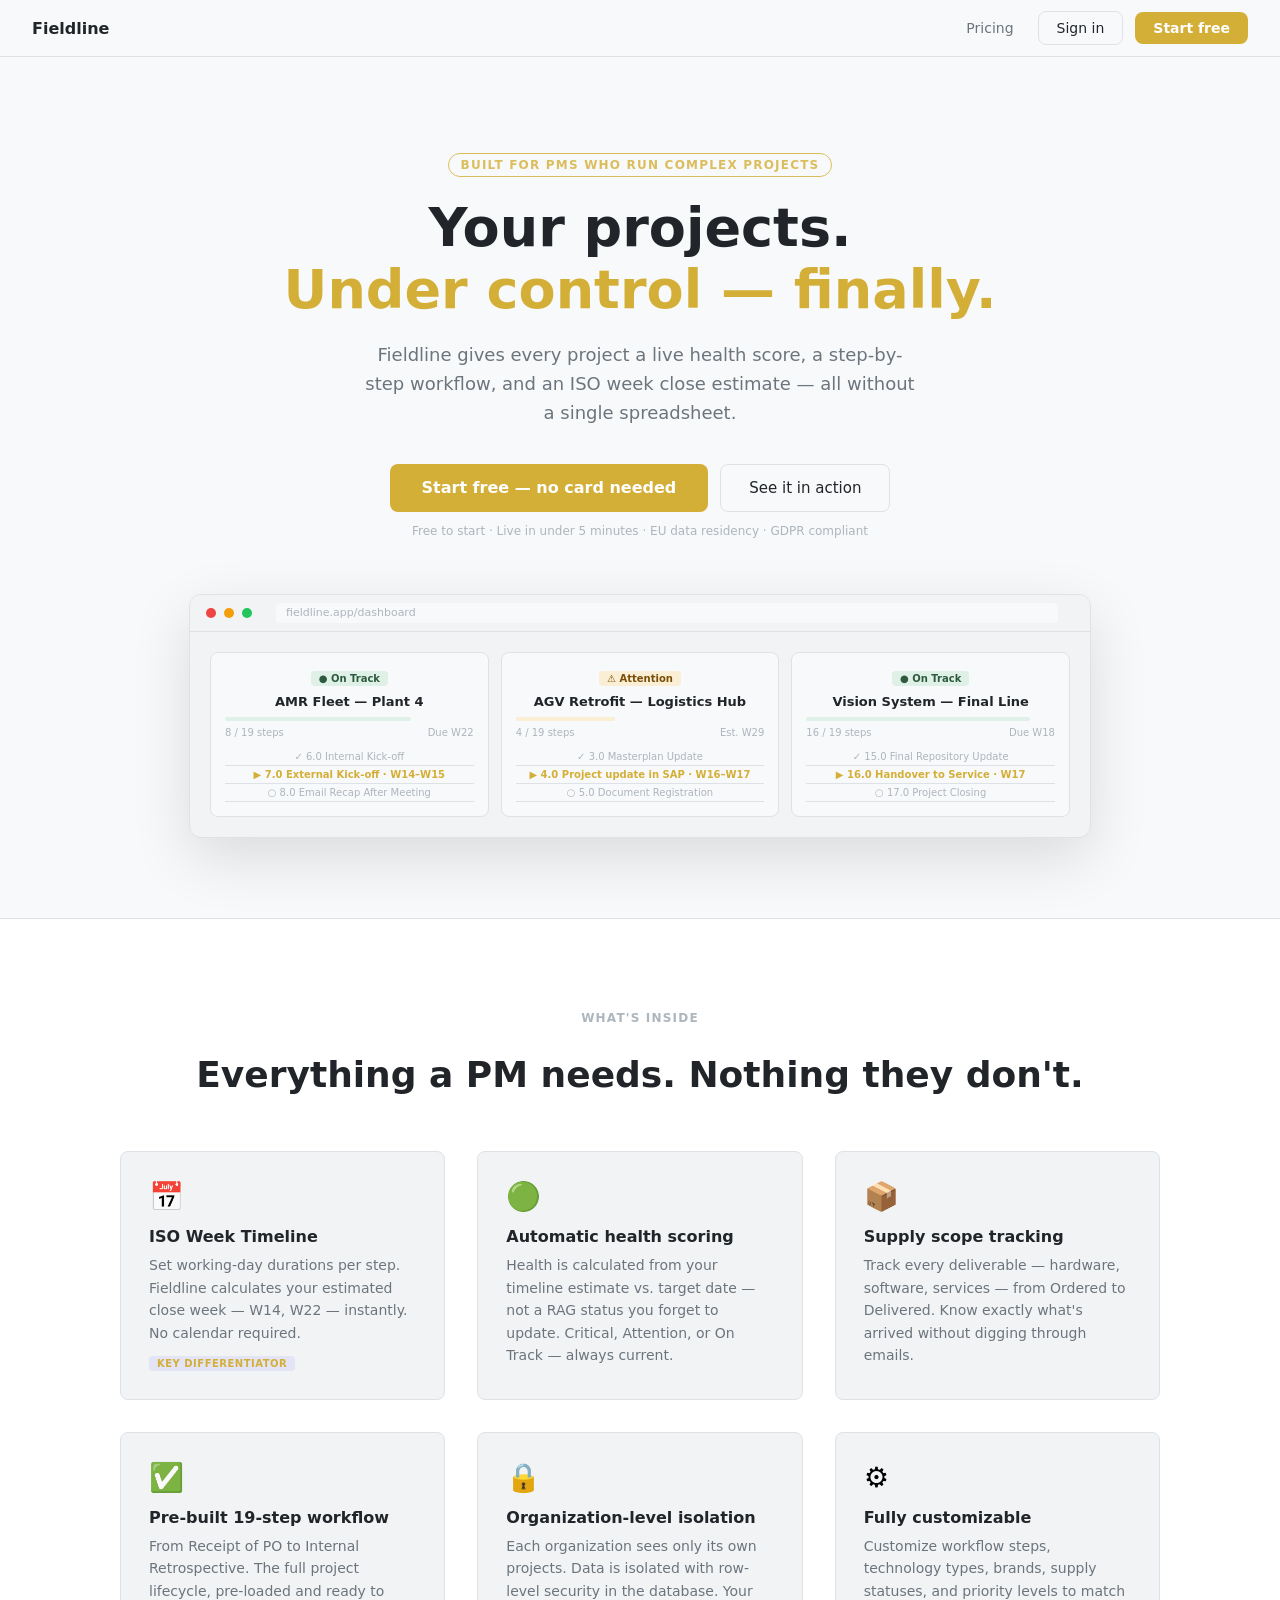
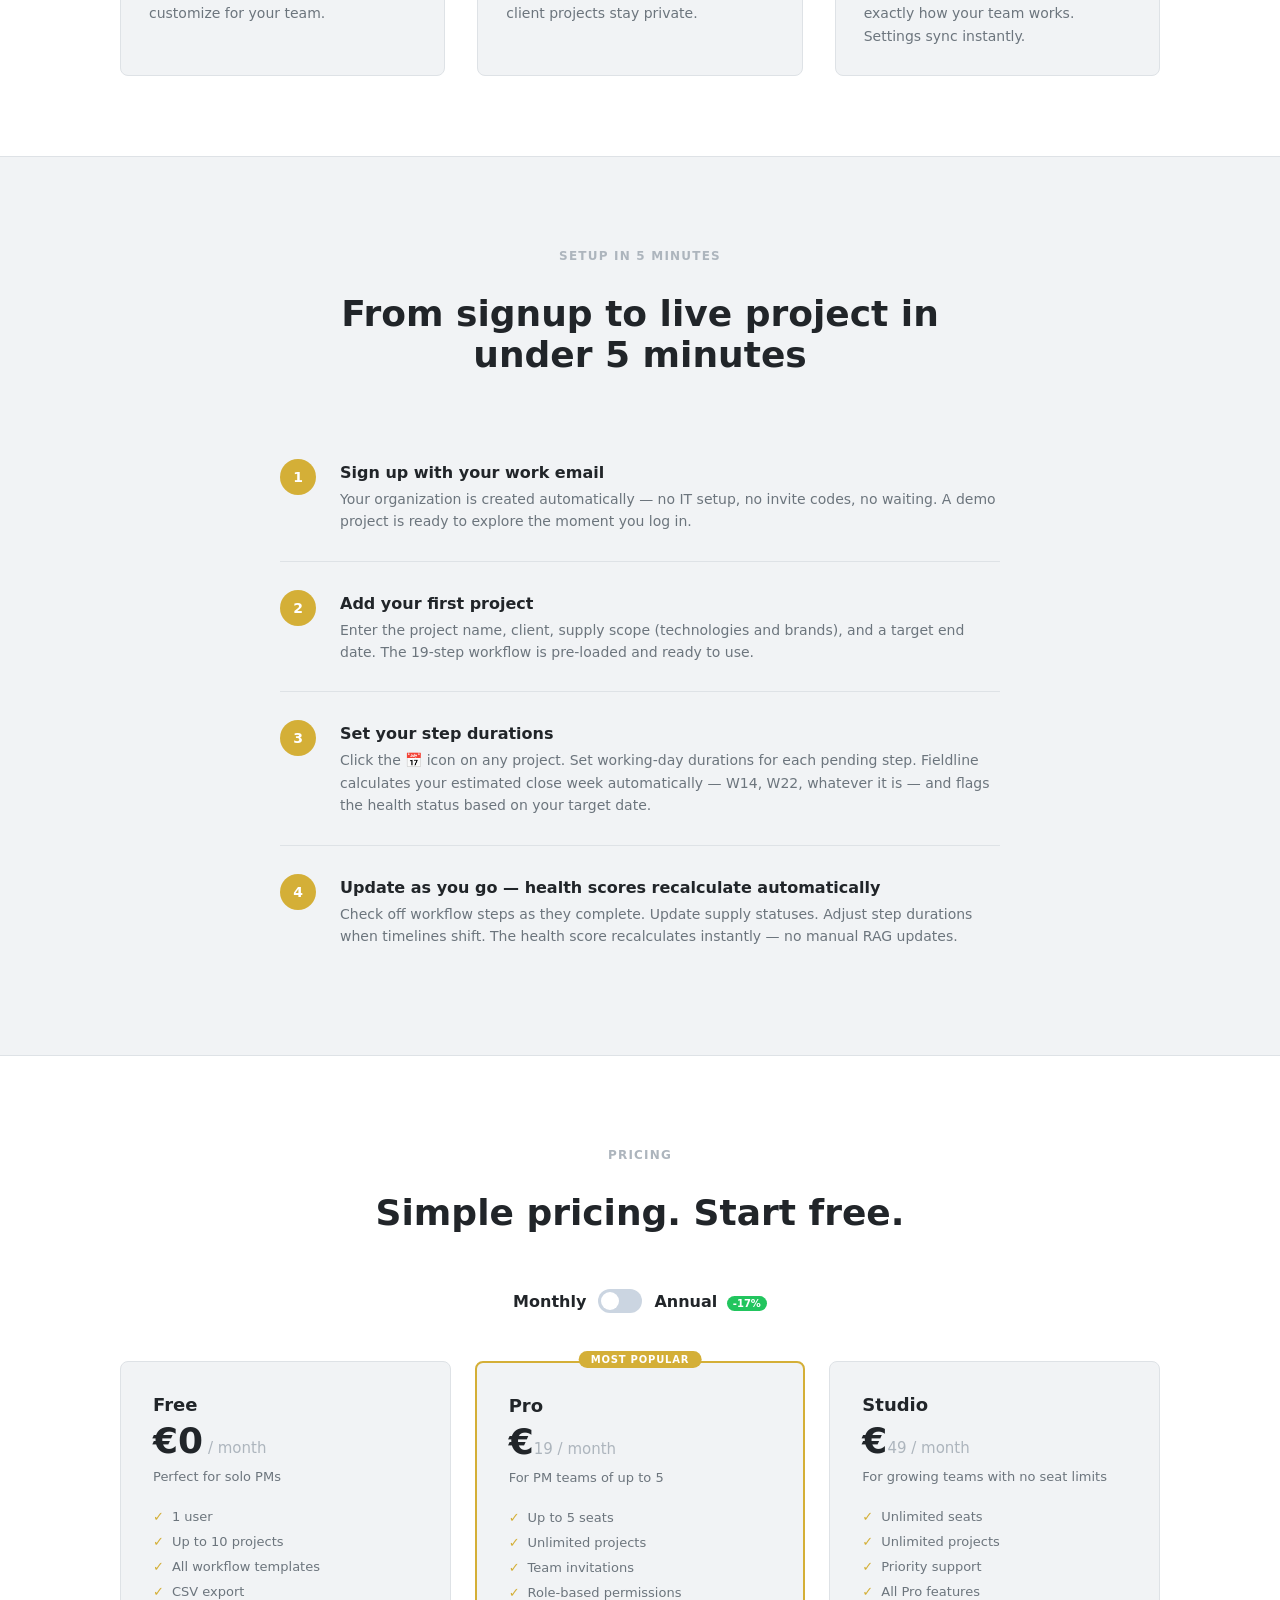
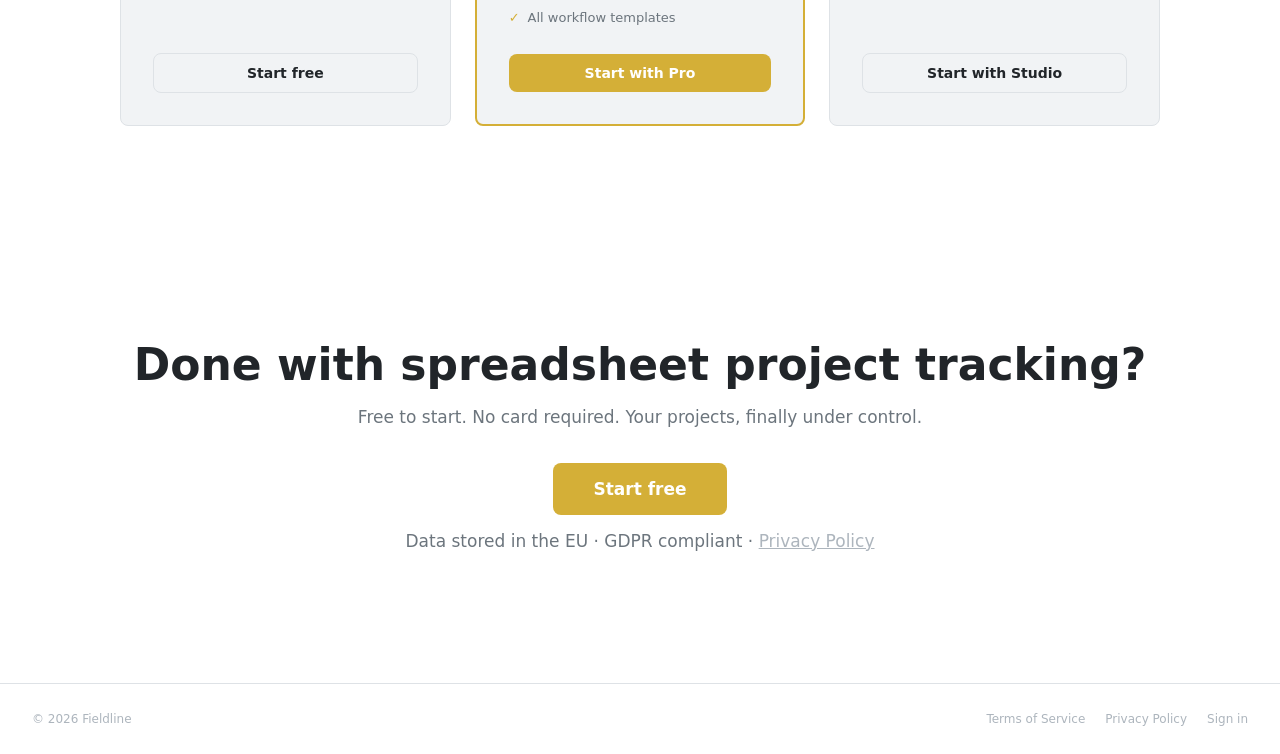
<file: index.html>
<!DOCTYPE html>
<html lang="en">

<head>
    <meta charset="UTF-8">
    <link rel="icon" type="image/svg+xml" href="favicon.svg">
    <meta name="viewport" content="width=device-width, initial-scale=1.0">
    <title>Fieldline — Project Control for PMs</title>
    <meta name="description" content="Replace your project spreadsheets with a purpose-built dashboard. Workflow steps, supply scope, live health scoring, and ISO week scheduling — in one place.">

    <!-- Open Graph -->
    <meta property="og:title" content="Fieldline — Project Control for PMs">
    <meta property="og:description" content="Replace your project spreadsheets with a purpose-built dashboard. Workflow steps, supply scope, and ISO week scheduling in one place.">
    <meta property="og:type" content="website">
    <meta property="og:image" content="https://placehold.co/1200x630/1e293b/94a3b8?text=Fieldline">

    <!-- Twitter -->
    <meta name="twitter:card" content="summary_large_image">
    <meta name="twitter:title" content="Fieldline — Project Control for PMs">
    <meta name="twitter:description" content="Replace your project spreadsheets with a purpose-built dashboard.


    <link rel="stylesheet" href="styles.css">
    <style>
        /* ---- LANDING PAGE CSS VARIABLES (self-contained fallback) ---- */
        :root {
            --bg: #F8F9FA; --bg-alt: #F1F3F5; --card: #FFFFFF;
            --text: #212529; --text-secondary: #6C757D; --text-muted: #ADB5BD;
            --border: #DEE2E6; --primary: #D4AF37; --primary-hover: #B8961F;
            --radius-md: 8px; --radius-lg: 12px;
            --green-bg: #dff0e6; --green-text: #2d5a3e;
            --yellow-bg: #faefd4; --yellow-text: #7a4e0a;
            --red-bg: #f5e0db; --red-text: #7a2e1f;
        }
        [data-theme="dark"] {
            --bg: #121416; --bg-alt: #1E2023; --card: #1E2023;
            --text: #E9ECEF; --text-secondary: #9BA3AD; --text-muted: #6C757D;
            --border: #2C2F33; --primary: #E5C55A;
        }

        /* ---- LANDING PAGE STYLES ---- */
        body { margin: 0; font-family: system-ui, -apple-system, sans-serif; }

        .lp-nav {
            position: sticky; top: 0; z-index: 100;
            display: flex; align-items: center; justify-content: space-between;
            padding: 0 32px; height: 56px;
            background: var(--bg);
            border-bottom: 1px solid var(--border);
            backdrop-filter: blur(8px);
        }
        .lp-nav-brand { font-size: 16px; font-weight: 700; color: var(--text); text-decoration: none; }
        .lp-nav-actions { display: flex; gap: 12px; align-items: center; }

        .lp-hero {
            padding: 96px 32px 80px;
            text-align: center;
            background: var(--bg);
            border-bottom: 1px solid var(--border);
        }
        .lp-eyebrow {
            display: inline-block;
            font-size: 12px; font-weight: 700; letter-spacing: 0.1em; text-transform: uppercase;
            color: var(--primary); margin-bottom: 20px;
            padding: 4px 12px; border: 1px solid var(--primary);
            border-radius: 100px; opacity: 0.8;
        }
        .lp-headline {
            font-size: clamp(32px, 5vw, 54px);
            font-weight: 800; line-height: 1.15;
            color: var(--text);
            max-width: 760px; margin: 0 auto 20px;
        }
        .lp-headline em { font-style: normal; color: var(--primary); }
        .lp-subline {
            font-size: 18px; color: var(--text-secondary); line-height: 1.6;
            max-width: 560px; margin: 0 auto 36px;
        }
        .lp-cta-group { display: flex; gap: 12px; justify-content: center; flex-wrap: wrap; }
        .lp-cta-primary {
            display: inline-block; padding: 14px 32px;
            background: var(--primary); color: white;
            font-size: 16px; font-weight: 700;
            border-radius: var(--radius-md); text-decoration: none;
            transition: opacity 0.15s;
        }
        .lp-cta-primary:hover { opacity: 0.88; }
        .lp-cta-secondary {
            display: inline-block; padding: 14px 28px;
            color: var(--text); font-size: 15px; font-weight: 500;
            border: 1px solid var(--border); border-radius: var(--radius-md);
            text-decoration: none; background: var(--bg);
            transition: border-color 0.15s;
        }
        .lp-cta-secondary:hover { border-color: var(--primary); }
        .lp-free-note { font-size: 12px; color: var(--text-muted); margin-top: 12px; }

        /* Mock dashboard preview */
        .lp-preview {
            max-width: 900px; margin: 56px auto 0;
            border: 1px solid var(--border); border-radius: 12px;
            overflow: hidden; box-shadow: 0 20px 60px rgba(0,0,0,0.12);
            background: var(--bg-alt);
        }
        .lp-preview-bar {
            height: 36px; background: var(--bg-alt);
            border-bottom: 1px solid var(--border);
            display: flex; align-items: center; padding: 0 16px; gap: 8px;
        }
        .lp-preview-dot { width: 10px; height: 10px; border-radius: 50%; }
        .lp-preview-url {
            flex: 1; height: 20px; background: var(--bg);
            border-radius: 4px; margin: 0 16px;
            display: flex; align-items: center; padding: 0 10px;
            font-size: 11px; color: var(--text-muted);
        }
        .lp-preview-content { padding: 20px; display: grid; grid-template-columns: 1fr 1fr 1fr; gap: 12px; }
        .lp-mock-card {
            background: var(--bg); border: 1px solid var(--border);
            border-radius: 8px; padding: 14px;
        }
        .lp-mock-tag { display: inline-block; font-size: 10px; font-weight: 700; padding: 2px 8px; border-radius: 4px; margin-bottom: 8px; }
        .lp-mock-tag.green { background: var(--green-bg); color: var(--green-text); }
        .lp-mock-tag.yellow { background: var(--yellow-bg); color: var(--yellow-text); }
        .lp-mock-tag.red { background: var(--red-bg); color: var(--red-text); }
        .lp-mock-title { font-size: 13px; font-weight: 600; color: var(--text); margin-bottom: 8px; }
        .lp-mock-bar { height: 4px; border-radius: 2px; margin-bottom: 4px; }
        .lp-mock-row { display: flex; justify-content: space-between; font-size: 10px; color: var(--text-muted); margin-top: 6px; }
        .lp-mock-step { font-size: 10px; color: var(--text-muted); padding: 3px 0; border-bottom: 1px solid var(--border); }
        .lp-mock-step.active { color: var(--primary); font-weight: 600; }

        /* Features */
        .lp-features {
            padding: 80px 32px;
            max-width: 1040px; margin: 0 auto;
        }
        .lp-section-label {
            text-align: center; font-size: 12px; font-weight: 700;
            letter-spacing: 0.1em; text-transform: uppercase;
            color: var(--text-muted); margin-bottom: 12px;
        }
        .lp-section-title {
            text-align: center; font-size: clamp(24px, 3vw, 36px);
            font-weight: 800; color: var(--text); margin-bottom: 56px;
        }
        .lp-features-grid {
            display: grid; grid-template-columns: repeat(3, 1fr); gap: 32px;
        }
        .lp-feature {
            padding: 28px; border: 1px solid var(--border);
            border-radius: var(--radius-md); background: var(--bg-alt);
        }
        .lp-feature-icon { font-size: 28px; margin-bottom: 14px; display: block; }
        .lp-feature h3 { font-size: 16px; font-weight: 700; color: var(--text); margin: 0 0 8px; }
        .lp-feature p { font-size: 14px; color: var(--text-secondary); line-height: 1.6; margin: 0; }
        .lp-feature-badge {
            display: inline-block; margin-top: 12px;
            font-size: 10px; font-weight: 700; letter-spacing: 0.05em;
            text-transform: uppercase; padding: 2px 8px;
            border-radius: 4px; color: var(--primary);
            background: rgba(99, 102, 241, 0.1);
        }

        /* How it works */
        .lp-steps {
            background: var(--bg-alt);
            border-top: 1px solid var(--border);
            border-bottom: 1px solid var(--border);
            padding: 80px 32px;
        }
        .lp-steps-inner { max-width: 720px; margin: 0 auto; }
        .lp-step-list { display: flex; flex-direction: column; gap: 0; margin-top: 48px; }
        .lp-step {
            display: flex; gap: 24px; padding: 28px 0;
            border-bottom: 1px solid var(--border);
        }
        .lp-step:last-child { border-bottom: none; }
        .lp-step-num {
            width: 36px; height: 36px; min-width: 36px;
            border-radius: 50%; background: var(--primary);
            color: white; font-size: 14px; font-weight: 800;
            display: flex; align-items: center; justify-content: center;
        }
        .lp-step-body h3 { font-size: 16px; font-weight: 700; color: var(--text); margin: 4px 0 6px; }
        .lp-step-body p { font-size: 14px; color: var(--text-secondary); line-height: 1.6; margin: 0; }

        /* Pricing */
        .lp-pricing {
            padding: 80px 32px;
            max-width: 1040px; margin: 0 auto;
        }
        .lp-pricing-grid {
            display: grid; grid-template-columns: repeat(3, 1fr); gap: 24px;
            margin-top: 48px;
        }
        .lp-plan {
            border: 1px solid var(--border); border-radius: var(--radius-md);
            padding: 32px; background: var(--bg-alt);
            display: flex; flex-direction: column;
        }
        .lp-plan.popular {
            border-color: var(--primary); border-width: 2px;
            position: relative;
        }
        .lp-plan-badge {
            position: absolute; top: -12px; left: 50%; transform: translateX(-50%);
            background: var(--primary); color: #fff;
            font-size: 10px; font-weight: 700; letter-spacing: 0.08em;
            text-transform: uppercase; padding: 3px 12px; border-radius: 20px;
        }
        .lp-plan-name { font-size: 18px; font-weight: 800; color: var(--text); margin-bottom: 8px; }
        .lp-plan-price { font-size: 36px; font-weight: 800; color: var(--text); line-height: 1; }
        .lp-plan-price span { font-size: 15px; font-weight: 400; color: var(--text-muted); }
        .lp-plan-desc { font-size: 13px; color: var(--text-secondary); margin: 10px 0 20px; }
        .lp-plan-features { list-style: none; padding: 0; margin: 0 0 24px; flex: 1; }
        .lp-plan-features li { font-size: 13px; color: var(--text-secondary); padding: 5px 0; display: flex; gap: 8px; }
        .lp-plan-features li::before { content: "✓"; color: var(--primary); font-weight: 700; }
        .lp-plan-cta {
            display: block; text-align: center; padding: 11px 16px;
            border-radius: var(--radius-md); font-size: 14px; font-weight: 700;
            text-decoration: none; cursor: pointer;
        }
        .lp-plan-cta.primary { background: var(--primary); color: #fff; }
        .lp-plan-cta.primary:hover { opacity: 0.88; }
        .lp-plan-cta.secondary { border: 1.5px solid var(--border); color: var(--text); }
        .lp-plan-cta.secondary:hover { border-color: var(--primary); color: var(--primary); }
        @media (max-width: 768px) {
            .lp-pricing-grid { grid-template-columns: 1fr; max-width: 400px; margin-left: auto; margin-right: auto; }
        }

        /* CTA banner */
        .lp-cta-banner {
            padding: 96px 32px; text-align: center;
        }
        .lp-cta-banner h2 { font-size: clamp(28px, 4vw, 44px); font-weight: 800; color: var(--text); margin-bottom: 16px; }
        .lp-cta-banner p { font-size: 17px; color: var(--text-secondary); margin-bottom: 36px; }

        /* Footer */
        .lp-footer {
            border-top: 1px solid var(--border);
            padding: 28px 32px;
            display: flex; align-items: center; justify-content: space-between;
            font-size: 12px; color: var(--text-muted);
            flex-wrap: wrap; gap: 12px;
        }
        .lp-footer a { color: var(--text-muted); text-decoration: none; }
        .lp-footer a:hover { color: var(--primary); }

        @media (max-width: 768px) {
            .lp-hero { padding: 60px 20px 48px; }
            .lp-features-grid { grid-template-columns: 1fr; gap: 16px; }
            .lp-preview-content { grid-template-columns: 1fr; }
            .lp-preview-content .lp-mock-card:nth-child(n+2) { display: none; }
            .lp-nav { padding: 0 16px; }
            .lp-footer { flex-direction: column; text-align: center; }
        }
    </style>
    <script>
        !function(t,e){var o,n,p,r;e.__SV||(window.posthog=e,e._i=[],e.init=function(i,s,a){function g(t,e){var o=e.split(".");2==o.length&&(t=t[o[0]],e=o[1]),t[e]=function(){t.push([e].concat(Array.prototype.slice.call(arguments,0)))}}(p=t.createElement("script")).type="text/javascript",p.crossOrigin="anonymous",p.async=!0,p.src=s.api_host.replace(".i.posthog.com","-assets.i.posthog.com")+"/static/array.js",(r=t.getElementsByTagName("script")[0]).parentNode.insertBefore(p,r);var u=e;for(void 0!==a?u=e[a]=[]:a="posthog",u.people=u.people||[],u.toString=function(t){var e="posthog";return"posthog"!==a&&(e+="."+a),t||(e+=" (stub)"),e},u.people.toString=function(){return u.people.toString(1)+" (stub)"},o="init capture register register_once register_for_session unregister unregister_for_session getFeatureFlag getFeatureFlagPayload isFeatureFlagEnabled reloadFeatureFlags updateEarlyAccessFeatureEnrollment getEarlyAccessFeatures on onFeatureFlags onSessionId getSurveys getActiveMatchingSurveys renderSurvey canRenderSurvey identify alias group resetGroups setPersonProperties groupIdentify resetPersonPropertiesForFlags resetGroupPropertiesForFlags reset get_distinct_id getGroups get_session_id get_session_replay_url alias set_config startSessionRecording stopSessionRecording sessionRecordingStarted captureException loadToolbar get_property getSessionProperty createPersonProfile opt_in_capturing opt_out_capturing has_opted_in_capturing has_opted_out_capturing clear_opt_in_out_capturing debug".split(" "),n=0;n<o.length;n++)g(u,o[n]);e._i.push([i,s,a])},e.__SV=1)}(document,window.posthog||[]);
        posthog.init('phc_MMmv2GI2fEWYsRNwC9KGvnzJxHpF5Img5XSZO2c5P1u', {api_host: 'https://eu.i.posthog.com', defaults: '2026-01-30'})
    </script>
</head>

<body>
    <!-- NAV -->
    <nav class="lp-nav">
        <a href="/" class="lp-nav-brand">Fieldline</a>
        <div class="lp-nav-actions">
            <a href="#pricing" style="font-size:14px; color:var(--text-secondary); text-decoration:none; padding: 8px 12px;">Pricing</a>
            <a href="login.html" class="lp-cta-secondary" style="padding: 8px 18px; font-size:14px;">Sign in</a>
            <a href="login.html#register" class="lp-cta-primary" style="padding: 8px 18px; font-size:14px;">Start free</a>
        </div>
    </nav>

    <!-- HERO -->
    <section class="lp-hero">
        <span class="lp-eyebrow">Built for PMs who run complex projects</span>
        <h1 class="lp-headline">
            Your projects.<br>
            <em>Under control — finally.</em>
        </h1>
        <p class="lp-subline">
            Fieldline gives every project a live health score, a step-by-step workflow, and an ISO week close estimate — all without a single spreadsheet.
        </p>
        <div class="lp-cta-group">
            <a href="login.html" class="lp-cta-primary">Start free — no card needed</a>
            <a href="#how-it-works" class="lp-cta-secondary">See it in action</a>
        </div>
        <p class="lp-free-note">Free to start · Live in under 5 minutes · EU data residency · GDPR compliant</p>

        <!-- MOCK DASHBOARD PREVIEW -->
        <div class="lp-preview">
            <div class="lp-preview-bar">
                <div class="lp-preview-dot" style="background:#ef4444;"></div>
                <div class="lp-preview-dot" style="background:#f59e0b;"></div>
                <div class="lp-preview-dot" style="background:#22c55e;"></div>
                <div class="lp-preview-url">fieldline.app/dashboard</div>
            </div>
            <div class="lp-preview-content">
                <!-- Card 1: On Track -->
                <div class="lp-mock-card">
                    <div class="lp-mock-tag green">● On Track</div>
                    <div class="lp-mock-title">AMR Fleet — Plant 4</div>
                    <div class="lp-mock-bar" style="background:var(--green-bg); width:75%;"></div>
                    <div class="lp-mock-row"><span>8 / 19 steps</span><span>Due W22</span></div>
                    <div style="margin-top:10px;">
                        <div class="lp-mock-step">✓ 6.0 Internal Kick-off</div>
                        <div class="lp-mock-step active">▶ 7.0 External Kick-off · W14–W15</div>
                        <div class="lp-mock-step">○ 8.0 Email Recap After Meeting</div>
                    </div>
                </div>
                <!-- Card 2: Attention -->
                <div class="lp-mock-card">
                    <div class="lp-mock-tag yellow">⚠ Attention</div>
                    <div class="lp-mock-title">AGV Retrofit — Logistics Hub</div>
                    <div class="lp-mock-bar" style="background:var(--yellow-bg); width:40%;"></div>
                    <div class="lp-mock-row"><span>4 / 19 steps</span><span>Est. W29</span></div>
                    <div style="margin-top:10px;">
                        <div class="lp-mock-step">✓ 3.0 Masterplan Update</div>
                        <div class="lp-mock-step active">▶ 4.0 Project update in SAP · W16–W17</div>
                        <div class="lp-mock-step">○ 5.0 Document Registration</div>
                    </div>
                </div>
                <!-- Card 3: Healthy -->
                <div class="lp-mock-card">
                    <div class="lp-mock-tag green">● On Track</div>
                    <div class="lp-mock-title">Vision System — Final Line</div>
                    <div class="lp-mock-bar" style="background:var(--green-bg); width:90%;"></div>
                    <div class="lp-mock-row"><span>16 / 19 steps</span><span>Due W18</span></div>
                    <div style="margin-top:10px;">
                        <div class="lp-mock-step">✓ 15.0 Final Repository Update</div>
                        <div class="lp-mock-step active">▶ 16.0 Handover to Service · W17</div>
                        <div class="lp-mock-step">○ 17.0 Project Closing</div>
                    </div>
                </div>
            </div>
        </div>
    </section>

    <!-- FEATURES -->
    <section class="lp-features">
        <p class="lp-section-label">What's inside</p>
        <h2 class="lp-section-title">Everything a PM needs. Nothing they don't.</h2>
        <div class="lp-features-grid">
            <div class="lp-feature">
                <span class="lp-feature-icon">📅</span>
                <h3>ISO Week Timeline</h3>
                <p>Set working-day durations per step. Fieldline calculates your estimated close week — W14, W22 — instantly. No calendar required.</p>
                <span class="lp-feature-badge">Key differentiator</span>
            </div>
            <div class="lp-feature">
                <span class="lp-feature-icon">🟢</span>
                <h3>Automatic health scoring</h3>
                <p>Health is calculated from your timeline estimate vs. target date — not a RAG status you forget to update. Critical, Attention, or On Track — always current.</p>
            </div>
            <div class="lp-feature">
                <span class="lp-feature-icon">📦</span>
                <h3>Supply scope tracking</h3>
                <p>Track every deliverable — hardware, software, services — from Ordered to Delivered. Know exactly what's arrived without digging through emails.</p>
            </div>
            <div class="lp-feature">
                <span class="lp-feature-icon">✅</span>
                <h3>Pre-built 19-step workflow</h3>
                <p>From Receipt of PO to Internal Retrospective. The full project lifecycle, pre-loaded and ready to customize for your team.</p>
            </div>
            <div class="lp-feature">
                <span class="lp-feature-icon">🔒</span>
                <h3>Organization-level isolation</h3>
                <p>Each organization sees only its own projects. Data is isolated with row-level security in the database. Your client projects stay private.</p>
            </div>
            <div class="lp-feature">
                <span class="lp-feature-icon">⚙️</span>
                <h3>Fully customizable</h3>
                <p>Customize workflow steps, technology types, brands, supply statuses, and priority levels to match exactly how your team works. Settings sync instantly.</p>
            </div>
        </div>
    </section>

    <!-- HOW IT WORKS -->
    <section class="lp-steps" id="how-it-works">
        <div class="lp-steps-inner">
            <p class="lp-section-label">Setup in 5 minutes</p>
            <h2 class="lp-section-title" style="text-align:center;">From signup to live project in under 5 minutes</h2>
            <div class="lp-step-list">
                <div class="lp-step">
                    <div class="lp-step-num">1</div>
                    <div class="lp-step-body">
                        <h3>Sign up with your work email</h3>
                        <p>Your organization is created automatically — no IT setup, no invite codes, no waiting. A demo project is ready to explore the moment you log in.</p>
                    </div>
                </div>
                <div class="lp-step">
                    <div class="lp-step-num">2</div>
                    <div class="lp-step-body">
                        <h3>Add your first project</h3>
                        <p>Enter the project name, client, supply scope (technologies and brands), and a target end date. The 19-step workflow is pre-loaded and ready to use.</p>
                    </div>
                </div>
                <div class="lp-step">
                    <div class="lp-step-num">3</div>
                    <div class="lp-step-body">
                        <h3>Set your step durations</h3>
                        <p>Click the 📅 icon on any project. Set working-day durations for each pending step. Fieldline calculates your estimated close week automatically — W14, W22, whatever it is — and flags the health status based on your target date.</p>
                    </div>
                </div>
                <div class="lp-step">
                    <div class="lp-step-num">4</div>
                    <div class="lp-step-body">
                        <h3>Update as you go — health scores recalculate automatically</h3>
                        <p>Check off workflow steps as they complete. Update supply statuses. Adjust step durations when timelines shift. The health score recalculates instantly — no manual RAG updates.</p>
                    </div>
                </div>
            </div>
        </div>
    </section>

    <!-- PRICING -->
    <section id="pricing">
        <div class="lp-pricing">
            <p class="lp-section-label">Pricing</p>
            <h2 class="lp-section-title">Simple pricing. Start free.</h2>
            <div style="display:flex; align-items:center; justify-content:center; gap:12px; margin-bottom:32px;">
                <span id="lpBillingLabelMonthly" style="font-weight:600; color:var(--text);">Monthly</span>
                <label style="position:relative; display:inline-block; width:44px; height:24px; cursor:pointer;">
                    <input type="checkbox" id="lpBillingToggle" onchange="lpUpdateBillingToggle()" style="opacity:0; width:0; height:0;">
                    <span style="position:absolute; inset:0; background:#cbd5e1; border-radius:24px; transition:.3s;"></span>
                    <span id="lpBillingToggleKnob" style="position:absolute; height:18px; width:18px; left:3px; bottom:3px; background:white; border-radius:50%; transition:.3s;"></span>
                </label>
                <span id="lpBillingLabelAnnual" style="font-weight:600; color:var(--text);">Annual <span style="background:#22c55e; color:white; font-size:10px; padding:2px 6px; border-radius:10px; margin-left:4px;">-17%</span></span>
            </div>
            <div class="lp-pricing-grid">
                <!-- Free -->
                <div class="lp-plan">
                    <div class="lp-plan-name">Free</div>
                    <div class="lp-plan-price">€0<span> / month</span></div>
                    <p class="lp-plan-desc">Perfect for solo PMs</p>
                    <ul class="lp-plan-features">
                        <li>1 user</li>
                        <li>Up to 10 projects</li>
                        <li>All workflow templates</li>
                        <li>CSV export</li>
                    </ul>
                    <a href="login.html#register" class="lp-plan-cta secondary">Start free</a>
                </div>
                <!-- Pro -->
                <div class="lp-plan popular">
                    <div class="lp-plan-badge">Most popular</div>
                    <div class="lp-plan-name">Pro</div>
                    <div class="lp-plan-price">€<span data-lp-price-monthly="19" data-lp-price-annual="190">19</span><span> / <span data-lp-period>month</span></span></div>
                    <p class="lp-plan-desc">For PM teams of up to 5</p>
                    <ul class="lp-plan-features">
                        <li>Up to 5 seats</li>
                        <li>Unlimited projects</li>
                        <li>Team invitations</li>
                        <li>Role-based permissions</li>
                        <li>All workflow templates</li>
                    </ul>
                    <a href="login.html#register" class="lp-plan-cta primary">Start with Pro</a>
                </div>
                <!-- Studio -->
                <div class="lp-plan">
                    <div class="lp-plan-name">Studio</div>
                    <div class="lp-plan-price">€<span data-lp-price-monthly="49" data-lp-price-annual="490">49</span><span> / <span data-lp-period>month</span></span></div>
                    <p class="lp-plan-desc">For growing teams with no seat limits</p>
                    <ul class="lp-plan-features">
                        <li>Unlimited seats</li>
                        <li>Unlimited projects</li>
                        <li>Priority support</li>
                        <li>All Pro features</li>
                    </ul>
                    <a href="login.html#register" class="lp-plan-cta secondary">Start with Studio</a>
                </div>
            </div>
        </div>
    </section>

    <!-- CTA BANNER -->
    <section class="lp-cta-banner">
        <h2>Done with spreadsheet project tracking?</h2>
        <p>Free to start. No card required. Your projects, finally under control.</p>
        <a href="login.html" class="lp-cta-primary" style="font-size:17px; padding:16px 40px;">Start free</a>
        <p class="lp-free-note" style="margin-top:16px;">Data stored in the EU · GDPR compliant · <a href="legal.html#privacy" style="color:var(--text-muted);">Privacy Policy</a></p>
    </section>

    <!-- FOOTER -->
    <footer class="lp-footer">
        <span>© 2026 Fieldline</span>
        <div style="display:flex; gap:20px;">
            <a href="legal.html#tos">Terms of Service</a>
            <a href="legal.html#privacy">Privacy Policy</a>
            <a href="login.html">Sign in</a>
        </div>
    </footer>

    <script>
        // Apply saved theme
        const t = localStorage.getItem('pm-theme') || 'light';
        document.documentElement.setAttribute('data-theme', t);

        function lpUpdateBillingToggle() {
            const isAnnual = document.getElementById('lpBillingToggle').checked;
            const knob = document.getElementById('lpBillingToggleKnob');
            const track = knob?.previousElementSibling;
            if (knob) knob.style.transform = isAnnual ? 'translateX(20px)' : 'translateX(0)';
            if (track) track.style.background = isAnnual ? '#6366f1' : '#cbd5e1';
            document.querySelectorAll('[data-lp-price-monthly]').forEach(el => {
                el.textContent = isAnnual ? el.dataset.lpPriceAnnual : el.dataset.lpPriceMonthly;
            });
            document.querySelectorAll('[data-lp-period]').forEach(el => {
                el.textContent = isAnnual ? 'year' : 'month';
            });
        }
    </script>
</body>

</html>
</file>
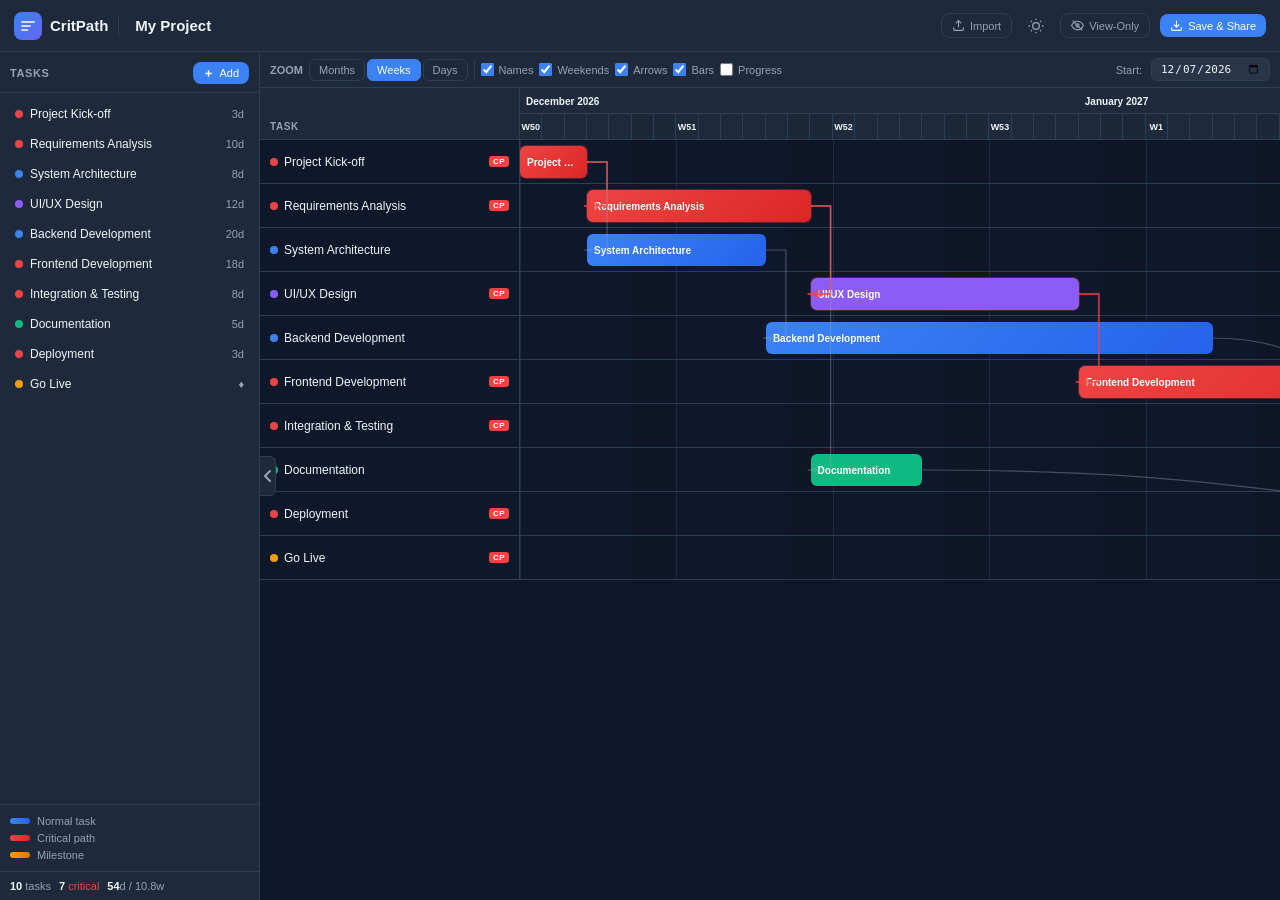
<file: gantt.html>
<!DOCTYPE html>
<html lang="en">
<head>
<meta charset="UTF-8">
<meta name="viewport" content="width=device-width, initial-scale=1.0">
<title>Critical Path Gantt</title>
<style>
:root {
  --bg:       #0f172a;
  --bg2:      #1e293b;
  --bg3:      #293548;
  --bg4:      #334155;
  --text:     #f1f5f9;
  --text2:    #94a3b8;
  --border:   #2d3f55;
  --accent:   #3b82f6;
  --critical: #ef4444;
  --success:  #10b981;
  --warning:  #f59e0b;
  --row-h:    44px;
  --hdr-h:    52px;
  --tl-h:     52px;
  --left-w:   260px;
}
[data-theme="light"] {
  --bg:     #f1f5f9;
  --bg2:    #ffffff;
  --bg3:    #e8eef5;
  --bg4:    #dde5ef;
  --text:   #0f172a;
  --text2:  #64748b;
  --border: #cbd5e1;
}
*{box-sizing:border-box;margin:0;padding:0}
body{font-family:-apple-system,BlinkMacSystemFont,'Segoe UI',Roboto,sans-serif;background:var(--bg);color:var(--text);height:100vh;display:flex;flex-direction:column;overflow:hidden;font-size:14px}

/* ── Header ── */
header{height:var(--hdr-h);background:var(--bg2);border-bottom:1px solid var(--border);display:flex;align-items:center;padding:0 14px;gap:10px;flex-shrink:0;z-index:200}
.logo{display:flex;align-items:center;gap:8px;font-weight:700;font-size:15px;color:var(--text);text-decoration:none}
.logo-icon{width:28px;height:28px;background:linear-gradient(135deg,var(--accent),#6366f1);border-radius:8px;display:flex;align-items:center;justify-content:center}
#projectName{background:transparent;border:none;color:var(--text);font-size:15px;font-weight:600;outline:none;min-width:120px;max-width:260px;padding:3px 6px;border-radius:6px;transition:background .15s}
#projectName:hover{background:var(--bg3)}
#projectName:focus{background:var(--bg3);box-shadow:0 0 0 2px var(--accent)}
.hdr-sep{width:1px;height:20px;background:var(--border)}
.spacer{flex:1}
.btn{display:inline-flex;align-items:center;gap:5px;padding:6px 12px;border-radius:8px;border:none;cursor:pointer;font-size:12px;font-weight:500;transition:all .15s;white-space:nowrap}
.btn svg{flex-shrink:0}
.btn-primary{background:var(--accent);color:#fff}
.btn-primary:hover{filter:brightness(1.12)}
.btn-ghost{background:transparent;color:var(--text2);border:1px solid var(--border)}
.btn-ghost:hover{background:var(--bg3);color:var(--text)}
.btn-sm{padding:5px 10px;font-size:11px}
.btn-icon{padding:6px;border-radius:8px;border:none;cursor:pointer;background:transparent;color:var(--text2);display:inline-flex;align-items:center;transition:all .15s}
.btn-icon:hover{background:var(--bg3);color:var(--text)}

/* ── View-Only mode ── */
body.view-only .vo-hide{display:none!important}
body.view-only .sidebar{display:none!important}
body.view-only .sidebar-toggle{display:none!important}
.vo-badge{display:none;align-items:center;gap:5px;padding:4px 9px;border-radius:6px;background:rgba(245,158,11,.15);border:1px solid rgba(245,158,11,.35);color:#f59e0b;font-size:11px;font-weight:600;white-space:nowrap}
body.view-only .vo-badge{display:flex}

/* ── Layout ── */
.app-body{display:flex;flex:1;overflow:hidden}

/* ── Sidebar ── */
.sidebar{width:var(--left-w);background:var(--bg2);border-right:1px solid var(--border);display:flex;flex-direction:column;flex-shrink:0;overflow:hidden;transition:width .2s}
.sidebar.collapsed{width:0;border-right:none;overflow:hidden}
.sidebar-toggle{position:absolute;left:0;top:50%;transform:translateY(-50%);z-index:150;background:var(--bg2);border:1px solid var(--border);border-left:none;border-radius:0 6px 6px 0;width:16px;height:40px;cursor:pointer;display:flex;align-items:center;justify-content:center;color:var(--text2);transition:left .2s,background .15s}
.sidebar-toggle:hover{background:var(--bg3);color:var(--text)}
.sb-head{padding:10px 10px 8px;border-bottom:1px solid var(--border);display:flex;align-items:center;justify-content:space-between}
.sb-head h2{font-size:11px;font-weight:600;color:var(--text2);text-transform:uppercase;letter-spacing:.6px}
.task-list{flex:1;overflow-y:auto;padding:6px}
.task-item{display:flex;align-items:center;gap:7px;padding:7px 8px;border-radius:7px;cursor:pointer;transition:background .1s;border:1px solid transparent}
.task-item:hover{background:var(--bg3)}
.task-item.sel{background:var(--bg3);border-color:var(--accent)}
.task-item.drag-over{border-color:var(--accent);background:rgba(59,130,246,.1)}
.task-item.dragging{opacity:.35;background:var(--bg3)}
.drag-handle{display:none;flex-shrink:0;cursor:grab;color:var(--text2);padding:2px 1px;border-radius:3px;align-items:center}
.drag-handle:active{cursor:grabbing}
.task-item:hover .drag-handle{display:flex}
.t-dot{width:8px;height:8px;border-radius:50%;flex-shrink:0}
.t-name{flex:1;font-size:12px;font-weight:500;white-space:nowrap;overflow:hidden;text-overflow:ellipsis}
.t-dur{font-size:11px;color:var(--text2);flex-shrink:0}
.t-acts{display:none;gap:2px}
.task-item:hover .t-acts{display:flex}
.iBtn{width:22px;height:22px;display:flex;align-items:center;justify-content:center;border-radius:5px;border:none;background:transparent;cursor:pointer;color:var(--text2);transition:all .1s}
.iBtn:hover{background:var(--bg4);color:var(--text)}
.iBtn.del:hover{background:var(--critical);color:#fff}
.sb-legend{padding:10px;border-top:1px solid var(--border);display:flex;flex-direction:column;gap:5px}
.leg-item{display:flex;align-items:center;gap:7px;font-size:11px;color:var(--text2)}
.leg-clr{width:20px;height:6px;border-radius:3px}
.sb-stats{padding:8px 10px;border-top:1px solid var(--border);display:flex;flex-wrap:wrap;gap:8px;font-size:11px;color:var(--text2)}
.sb-stats strong{color:var(--text)}

/* ── Chart area ── */
.chart-area{flex:1;display:flex;flex-direction:column;overflow:hidden}
.chart-tb{padding:6px 10px;border-bottom:1px solid var(--border);display:flex;align-items:center;gap:6px;flex-shrink:0;background:var(--bg2)}
.chart-tb label{font-size:11px;color:var(--text2);display:flex;align-items:center;gap:5px;cursor:pointer;user-select:none}
.chart-tb input[type=checkbox]{cursor:pointer;accent-color:var(--accent)}
.chart-tb input[type=date]{background:var(--bg3);border:1px solid var(--border);border-radius:6px;padding:3px 8px;font-size:11px;color:var(--text);outline:none;cursor:pointer}
.chart-tb input[type=date]:focus{border-color:var(--accent)}
.zoom-grp{display:flex;gap:2px}
.zoom-btn{padding:4px 9px;border-radius:6px;border:1px solid var(--border);background:transparent;cursor:pointer;font-size:11px;color:var(--text2);transition:all .12s}
.zoom-btn.active{background:var(--accent);border-color:var(--accent);color:#fff}
.zoom-btn:hover:not(.active){background:var(--bg3);color:var(--text)}

/* ── Gantt wrap (scrollable) ── */
.gantt-wrap{flex:1;overflow:auto;position:relative}
.gantt-wrap::-webkit-scrollbar{width:8px;height:8px}
.gantt-wrap::-webkit-scrollbar-track{background:transparent}
.gantt-wrap::-webkit-scrollbar-thumb{background:var(--bg4);border-radius:4px}
.gantt-wrap::-webkit-scrollbar-thumb:hover{background:var(--text2)}

/* Gantt inner (grows as needed) */
.gantt-inner{display:flex;flex-direction:column;min-height:100%;position:relative}

/* ── Timeline header ── */
.gantt-hdr{position:sticky;top:0;z-index:100;display:flex;height:var(--tl-h);background:var(--bg2);border-bottom:1px solid var(--border);flex-shrink:0}
.gantt-hdr-left{width:var(--left-w);flex-shrink:0;border-right:1px solid var(--border);position:sticky;left:0;z-index:110;background:var(--bg2);display:flex;align-items:flex-end;padding:0 10px 7px;font-size:10px;font-weight:600;color:var(--text2);text-transform:uppercase;letter-spacing:.6px}
.tl-cells{flex:1;position:relative;overflow:hidden}

/* ── Gantt rows area ── */
.gantt-rows{position:relative;flex:1}
.g-row{display:flex;height:var(--row-h);border-bottom:1px solid var(--border);transition:background .08s}
.g-row:hover{background:rgba(255,255,255,.015)}
.g-row.sel{background:rgba(59,130,246,.06)}
.g-row-left{width:var(--left-w);flex-shrink:0;border-right:1px solid var(--border);display:flex;align-items:center;padding:0 10px;gap:6px;position:sticky;left:0;background:var(--bg);z-index:35;cursor:pointer}
.g-row.sel .g-row-left{background:rgba(59,130,246,.04)}
.g-row:hover .g-row-left{background:var(--bg3)}
.g-row.sel:hover .g-row-left{background:rgba(59,130,246,.08)}
.rn{flex:1;font-size:12px;white-space:nowrap;overflow:hidden;text-overflow:ellipsis}
.cp-badge{font-size:8px;font-weight:700;padding:1px 4px;border-radius:3px;background:var(--critical);color:#fff;text-transform:uppercase;letter-spacing:.4px;flex-shrink:0}
.g-row-right{flex:1;position:relative;overflow:hidden}

/* Hide names column */
.hide-names .gantt-hdr-left,
.hide-names .g-row-left { display:none }

/* Grid lines in chart area */
.gl{position:absolute;top:0;bottom:0;width:1px;background:var(--border);opacity:.35;pointer-events:none}
.gl.wk{opacity:.5}
.gl.we{width:auto;background:rgba(0,0,0,.06);opacity:1}
[data-theme="light"] .gl.we{background:rgba(0,0,0,.04)}

/* Today line */
.today-line{position:absolute;top:0;width:2px;background:var(--accent);opacity:.8;pointer-events:none;z-index:30}
.today-label{position:absolute;top:0;background:var(--accent);color:#fff;font-size:9px;font-weight:700;padding:2px 5px;border-radius:0 4px 4px 0;white-space:nowrap;pointer-events:none;z-index:31;letter-spacing:.3px}

/* ── Task bars ── */
.tbar{position:absolute;top:6px;height:calc(var(--row-h) - 12px);border-radius:6px;cursor:pointer;display:flex;align-items:center;overflow:hidden;user-select:none;transition:filter .1s,box-shadow .1s;min-width:6px}
.tbar:hover{filter:brightness(1.15);box-shadow:0 2px 10px rgba(0,0,0,.35);z-index:20}
.tbar.normal{background:linear-gradient(135deg,#3b82f6,#2563eb)}
.tbar.crit{background:linear-gradient(135deg,#ef4444,#dc2626);box-shadow:0 0 0 1px rgba(239,68,68,.3)}
.tbar.milestone{border-radius:0;transform:rotate(45deg);width:18px!important;height:18px!important;top:13px;left:calc(var(--ms-left) - 9px);background:linear-gradient(135deg,#f59e0b,#d97706)}
.tbar-lbl{padding:0 7px;font-size:10px;font-weight:600;color:#fff;white-space:nowrap;overflow:hidden;text-overflow:ellipsis;pointer-events:none}
.tbar-prog{position:absolute;left:0;top:0;bottom:0;background:rgba(255,255,255,.25);pointer-events:none}
.tbar-resize{position:absolute;right:0;top:0;bottom:0;width:7px;cursor:ew-resize;background:rgba(255,255,255,.15);opacity:0;transition:opacity .1s}
.tbar:hover .tbar-resize{opacity:1}

/* ── Dep SVG ── */
.dep-svg{position:absolute;top:0;left:0;pointer-events:none;overflow:hidden;z-index:15}

/* ── Modal ── */
.overlay{position:fixed;inset:0;background:rgba(0,0,0,.65);display:flex;align-items:center;justify-content:center;z-index:1000;opacity:0;pointer-events:none;transition:opacity .2s;backdrop-filter:blur(3px)}
.overlay.open{opacity:1;pointer-events:all}
.modal{background:var(--bg2);border:1px solid var(--border);border-radius:16px;width:500px;max-width:92vw;max-height:92vh;overflow-y:auto;transform:translateY(10px) scale(.98);transition:transform .2s}
.overlay.open .modal{transform:none}
.modal-hdr{padding:18px 20px 14px;border-bottom:1px solid var(--border);display:flex;align-items:center;justify-content:space-between}
.modal-hdr h2{font-size:15px;font-weight:600}
.modal-body{padding:18px 20px}
.modal-ft{padding:14px 20px;border-top:1px solid var(--border);display:flex;justify-content:flex-end;gap:8px}
.fg{margin-bottom:14px}
.fl{display:block;font-size:10px;font-weight:600;color:var(--text2);margin-bottom:5px;text-transform:uppercase;letter-spacing:.5px}
.fi{width:100%;background:var(--bg);border:1px solid var(--border);border-radius:7px;padding:7px 10px;font-size:13px;color:var(--text);outline:none;transition:border-color .15s;font-family:inherit}
.fi:focus{border-color:var(--accent)}
textarea.fi{resize:vertical;min-height:56px}
.form-row{display:grid;grid-template-columns:1fr 1fr;gap:10px}
.form-row3{display:grid;grid-template-columns:1fr 1fr 1fr;gap:10px}
.dep-list{display:flex;flex-direction:column;gap:3px;max-height:140px;overflow-y:auto;border:1px solid var(--border);border-radius:7px;padding:6px}
.dep-opt{display:flex;align-items:center;gap:7px;padding:5px 7px;border-radius:5px;cursor:pointer;font-size:12px}
.dep-opt:hover{background:var(--bg3)}
.dep-opt input{cursor:pointer;accent-color:var(--accent)}
.dep-empty{font-size:12px;color:var(--text2);padding:8px;text-align:center}

/* ── Tooltip ── */
.tip{position:fixed;background:var(--bg2);border:1px solid var(--border);border-radius:10px;padding:12px 14px;font-size:12px;box-shadow:0 8px 30px rgba(0,0,0,.4);z-index:500;pointer-events:none;opacity:0;transition:opacity .12s;min-width:210px;max-width:280px}
.tip.vis{opacity:1}
.tip-title{font-weight:700;font-size:13px;margin-bottom:8px}
.tip-row{display:flex;justify-content:space-between;gap:14px;margin-bottom:3px;color:var(--text2)}
.tip-row span:last-child{color:var(--text);font-weight:500}
.tip-crit{margin-top:8px;padding-top:7px;border-top:1px solid var(--border);color:var(--critical);font-weight:700;font-size:10px;text-transform:uppercase;letter-spacing:.5px}
.tip-notes{margin-top:7px;padding-top:7px;border-top:1px solid var(--border);color:var(--text2);font-size:11px;line-height:1.45}

/* ── Empty states ── */
.empty{display:flex;flex-direction:column;align-items:center;justify-content:center;gap:10px;color:var(--text2);font-size:13px;padding:40px 20px;text-align:center}
.empty svg{opacity:.25}

/* ── Scrollbars ── */
::-webkit-scrollbar{width:5px;height:5px}
::-webkit-scrollbar-track{background:transparent}
::-webkit-scrollbar-thumb{background:var(--bg4);border-radius:3px}
::-webkit-scrollbar-thumb:hover{background:var(--text2)}

/* ── Drag ghost ── */
.bar-dragging{opacity:.5}

/* ── Context menu ── */
.ctx{position:fixed;background:var(--bg2);border:1px solid var(--border);border-radius:9px;padding:5px;z-index:900;box-shadow:0 8px 24px rgba(0,0,0,.4);min-width:160px}
.ctx-item{display:flex;align-items:center;gap:8px;padding:7px 10px;border-radius:6px;cursor:pointer;font-size:12px;color:var(--text2);transition:background .1s}
.ctx-item:hover{background:var(--bg3);color:var(--text)}
.ctx-item.danger:hover{background:var(--critical);color:#fff}
.ctx-sep{height:1px;background:var(--border);margin:4px 0}

/* ── Animations ── */
@keyframes fadeIn{from{opacity:0;transform:translateY(4px)}to{opacity:1;transform:none}}
.task-item{animation:fadeIn .15s ease}

/* ── Iframe embedding ── */
body.in-iframe .iframe-hide{display:none!important}
.iframe-done{display:none}
body.in-iframe .iframe-done{display:inline-flex}
</style>
</head>
<body data-theme="dark">

<!-- ═══ HEADER ═══ -->
<header>
  <div class="logo">
    <div class="logo-icon">
      <svg width="16" height="16" viewBox="0 0 24 24" fill="none" stroke="#fff" stroke-width="2.5" stroke-linecap="round"><path d="M3 6h18M3 12h12M3 18h8"/></svg>
    </div>
    CritPath
  </div>
  <div class="hdr-sep"></div>
  <input type="text" id="projectName" value="My Project" placeholder="Project name" spellcheck="false">
  <div class="spacer"></div>
  <div class="vo-badge">
    <svg width="12" height="12" viewBox="0 0 24 24" fill="none" stroke="currentColor" stroke-width="2.5"><path d="M17 1l4 4-9.5 9.5-5 1 1-5z"/><path d="M3 21h18"/></svg>
    VIEW ONLY
  </div>
  <button class="btn btn-ghost btn-sm vo-hide iframe-hide" onclick="importFile()">
    <svg width="13" height="13" viewBox="0 0 24 24" fill="none" stroke="currentColor" stroke-width="2"><path d="M21 15v4a2 2 0 01-2 2H5a2 2 0 01-2-2v-4M17 8l-5-5-5 5M12 3v12"/></svg>
    Import
  </button>
  <button class="btn-icon" onclick="toggleTheme()" title="Toggle theme">
    <svg id="themeIcon" width="16" height="16" viewBox="0 0 24 24" fill="none" stroke="currentColor" stroke-width="2"><circle cx="12" cy="12" r="5"/><path d="M12 1v2M12 21v2M4.22 4.22l1.42 1.42M18.36 18.36l1.42 1.42M1 12h2M21 12h2M4.22 19.78l1.42-1.42M18.36 5.64l1.42-1.42"/></svg>
  </button>
  <button class="btn btn-ghost btn-sm vo-hide iframe-hide" onclick="saveReadOnly()">
    <svg width="13" height="13" viewBox="0 0 24 24" fill="none" stroke="currentColor" stroke-width="2"><path d="M1 12s4-8 11-8 11 8 11 8-4 8-11 8-11-8-11-8z"/><circle cx="12" cy="12" r="3"/><line x1="3" y1="3" x2="21" y2="21"/></svg>
    View-Only
  </button>
  <button class="btn btn-primary btn-sm vo-hide iframe-hide" onclick="saveAsFile()">
    <svg width="13" height="13" viewBox="0 0 24 24" fill="none" stroke="currentColor" stroke-width="2"><path d="M21 15v4a2 2 0 01-2 2H5a2 2 0 01-2-2v-4M7 10l5 5 5-5M12 15V3"/></svg>
    Save &amp; Share
  </button>
  <button class="btn btn-primary btn-sm iframe-done" onclick="sendDoneToParent()">
    <svg width="13" height="13" viewBox="0 0 24 24" fill="none" stroke="currentColor" stroke-width="2.5"><polyline points="20 6 9 17 4 12"/></svg>
    Done
  </button>
</header>

<!-- ═══ BODY ═══ -->
<div class="app-body" style="position:relative">

  <!-- Sidebar collapse toggle -->
  <button class="sidebar-toggle" id="sbToggle" onclick="toggleSidebar()" title="Toggle task list">
    <svg id="sbToggleIcon" width="8" height="12" viewBox="0 0 8 12" fill="none" stroke="currentColor" stroke-width="2" stroke-linecap="round"><path d="M6 1L1 6l5 5"/></svg>
  </button>

  <!-- Sidebar -->
  <aside class="sidebar" id="sidebar">
    <div class="sb-head">
      <h2>Tasks</h2>
      <button class="btn btn-primary btn-sm" onclick="openModal()">
        <svg width="11" height="11" viewBox="0 0 24 24" fill="none" stroke="currentColor" stroke-width="3"><path d="M12 5v14M5 12h14"/></svg>
        Add
      </button>
    </div>
    <div class="task-list" id="taskList"></div>
    <div class="sb-legend">
      <div class="leg-item"><div class="leg-clr" style="background:linear-gradient(to right,#3b82f6,#2563eb)"></div>Normal task</div>
      <div class="leg-item"><div class="leg-clr" style="background:linear-gradient(to right,#ef4444,#dc2626)"></div>Critical path</div>
      <div class="leg-item"><div class="leg-clr" style="background:linear-gradient(to right,#f59e0b,#d97706)"></div>Milestone</div>
    </div>
    <div class="sb-stats" id="sbStats"></div>
  </aside>

  <!-- Chart area -->
  <main class="chart-area">
    <div class="chart-tb">
      <span style="font-size:11px;color:var(--text2);font-weight:600">ZOOM</span>
      <div class="zoom-grp">
        <button class="zoom-btn" data-z="months" onclick="setZoom(this)">Months</button>
        <button class="zoom-btn active" data-z="weeks" onclick="setZoom(this)">Weeks</button>
        <button class="zoom-btn" data-z="days" onclick="setZoom(this)">Days</button>
      </div>
      <div class="hdr-sep"></div>
      <label><input type="checkbox" id="chkNames" checked onchange="toggleNames()"> Names</label>
      <label><input type="checkbox" id="chkWe" checked onchange="render()"> Weekends</label>
      <label><input type="checkbox" id="chkArr" checked onchange="render()"> Arrows</label>
      <label><input type="checkbox" id="chkBars" checked onchange="render()"> Bars</label>
      <label><input type="checkbox" id="chkProg" onchange="render()"> Progress</label>
      <div class="spacer"></div>
      <label style="color:var(--text2);font-size:11px">Start:
        <input type="date" id="projStart" onchange="render()" style="margin-left:4px">
      </label>
    </div>

    <div class="gantt-wrap" id="ganttWrap">
      <div class="gantt-inner" id="ganttInner">
        <!-- Header row (sticky top) -->
        <div class="gantt-hdr" id="ganttHdr">
          <div class="gantt-hdr-left">Task</div>
          <div class="tl-cells" id="tlCells"></div>
        </div>
        <!-- Task rows -->
        <div class="gantt-rows" id="ganttRows"></div>
      </div>
    </div>
  </main>
</div>

<!-- ═══ MODAL ═══ -->
<div class="overlay" id="overlay" onclick="overlayClick(event)">
  <div class="modal" id="modal">
    <div class="modal-hdr">
      <h2 id="modalTitle">Add Task</h2>
      <button class="btn-icon" onclick="closeModal()">
        <svg width="16" height="16" viewBox="0 0 24 24" fill="none" stroke="currentColor" stroke-width="2"><path d="M18 6L6 18M6 6l12 12"/></svg>
      </button>
    </div>
    <div class="modal-body">
      <input type="hidden" id="fId">
      <div class="fg">
        <label class="fl">Task Name *</label>
        <input class="fi" type="text" id="fName" placeholder="e.g. Design mockups" autocomplete="off">
      </div>
      <div class="form-row3">
        <div class="fg">
          <label class="fl">Duration (days)</label>
          <input class="fi" type="number" id="fDur" min="0" value="5">
        </div>
        <div class="fg">
          <label class="fl">Progress %</label>
          <input class="fi" type="number" id="fProg" min="0" max="100" value="0">
        </div>
        <div class="fg">
          <label class="fl">Color</label>
          <select class="fi" id="fColor">
            <option value="">Auto</option>
            <option value="#8b5cf6">Purple</option>
            <option value="#10b981">Emerald</option>
            <option value="#f59e0b">Amber</option>
            <option value="#06b6d4">Cyan</option>
            <option value="#f97316">Orange</option>
            <option value="#ec4899">Pink</option>
          </select>
        </div>
      </div>
      <div class="fg">
        <label class="fl">Notes</label>
        <textarea class="fi" id="fNotes" rows="2" placeholder="Optional description..."></textarea>
      </div>
      <div class="fg">
        <label class="fl">Depends on (predecessors)</label>
        <div class="dep-list" id="depList"></div>
      </div>
    </div>
    <div class="modal-ft">
      <button class="btn btn-ghost" onclick="closeModal()">Cancel</button>
      <button class="btn btn-primary" onclick="saveTask()">Save Task</button>
    </div>
  </div>
</div>

<!-- ═══ TOOLTIP ═══ -->
<div class="tip" id="tip">
  <div class="tip-title" id="tipTitle"></div>
  <div class="tip-row"><span>Duration</span><span id="tipDur"></span></div>
  <div class="tip-row"><span>Start (EST)</span><span id="tipStart"></span></div>
  <div class="tip-row"><span>Finish (EFT)</span><span id="tipEnd"></span></div>
  <div class="tip-row" id="tipFloatRow"><span>Total Float</span><span id="tipFloat"></span></div>
  <div class="tip-row" id="tipFreeRow"><span>Free Float</span><span id="tipFree"></span></div>
  <div class="tip-row" id="tipProgRow"><span>Progress</span><span id="tipProg"></span></div>
  <div class="tip-crit" id="tipCrit" style="display:none">&#9889; On Critical Path</div>
  <div class="tip-notes" id="tipNotes" style="display:none"></div>
</div>

<!-- ═══ CONTEXT MENU ═══ -->
<div class="ctx" id="ctx" style="display:none">
  <div class="ctx-item" id="ctxEdit"><svg width="12" height="12" viewBox="0 0 24 24" fill="none" stroke="currentColor" stroke-width="2" style="flex-shrink:0"><path d="M11 4H4a2 2 0 00-2 2v14a2 2 0 002 2h14a2 2 0 002-2v-7M18.5 2.5a2.12 2.12 0 013 3L12 15l-4 1 1-4z"/></svg> Edit Task</div>
  <div class="ctx-item" id="ctxDup"><svg width="12" height="12" viewBox="0 0 24 24" fill="none" stroke="currentColor" stroke-width="2" style="flex-shrink:0"><rect x="9" y="9" width="13" height="13" rx="2"/><path d="M5 15H4a2 2 0 01-2-2V4a2 2 0 012-2h9a2 2 0 012 2v1"/></svg> Duplicate</div>
  <div class="ctx-sep"></div>
  <div class="ctx-item danger" id="ctxDel"><svg width="12" height="12" viewBox="0 0 24 24" fill="none" stroke="currentColor" stroke-width="2" style="flex-shrink:0"><polyline points="3 6 5 6 21 6"/><path d="M19 6v14a2 2 0 01-2 2H7a2 2 0 01-2-2V6m3 0V4a1 1 0 011-1h4a1 1 0 011 1v2"/></svg> Delete</div>
</div>

<!-- ═══ EMBEDDED DATA (replaced on save) ═══ -->
<script id="gantt-data" type="application/json">null</script>

<!-- ═══ APP SCRIPT ═══ -->
<script>
'use strict';
// ─────────────────────────────────────────────
// STATE
// ─────────────────────────────────────────────
var S = {
  tasks: [],
  project: { name:'My Project', startDate:'', theme:'dark' },
  ui: { zoom:'weeks', showWe:true, showArr:true, showProg:false, selId:null }
};

// Computed (transient - not serialized)
var C = { tasks:[], projectEnd:0, critical:[] };

// ─────────────────────────────────────────────
// INIT
// ─────────────────────────────────────────────
var LS_KEY = 'critpath_autosave';

function autoSave() {
  try { localStorage.setItem(LS_KEY, buildStateJson()); } catch(e) {}
  if (window.parent !== window) {
    try { window.parent.postMessage({ type:'gantt-autosave', state: JSON.parse(buildStateJson()) }, '*'); } catch(e) {}
  }
}

function sendDoneToParent() {
  if (window.parent !== window) {
    window.parent.postMessage({ type:'gantt-done', state: JSON.parse(buildStateJson()) }, '*');
  }
}

function init() {
  // 1. Embedded data (from a saved file)
  try {
    var raw = document.getElementById('gantt-data').textContent.trim();
    if (raw && raw !== 'null') {
      var d = JSON.parse(raw);
      if (d && d.tasks) S = d;
    }
  } catch(e) {}

  // 2. localStorage autosave (survives refresh when working on local file)
  if (!S.tasks.length) {
    try {
      var ls = localStorage.getItem(LS_KEY);
      if (ls) {
        var d2 = JSON.parse(ls);
        if (d2 && d2.tasks && d2.tasks.length) S = d2;
      }
    } catch(e) {}
  }

  // 3. Demo data if nothing found
  if (!S.tasks.length) {
    S.tasks = [
      {id:'t1',name:'Project Kick-off',dur:3,deps:[],color:'',notes:'Initial planning session',prog:100},
      {id:'t2',name:'Requirements Analysis',dur:10,deps:['t1'],color:'',notes:'Gather all stakeholder requirements',prog:60},
      {id:'t3',name:'System Architecture',dur:8,deps:['t1'],color:'',notes:'Design the technical architecture',prog:30},
      {id:'t4',name:'UI/UX Design',dur:12,deps:['t2'],color:'#8b5cf6',notes:'Wireframes and mockups',prog:0},
      {id:'t5',name:'Backend Development',dur:20,deps:['t3'],color:'',notes:'Core API and database',prog:0},
      {id:'t6',name:'Frontend Development',dur:18,deps:['t4'],color:'',notes:'React implementation',prog:0},
      {id:'t7',name:'Integration & Testing',dur:8,deps:['t5','t6'],color:'',notes:'End-to-end testing',prog:0},
      {id:'t8',name:'Documentation',dur:5,deps:['t2'],color:'#10b981',notes:'Technical docs',prog:0},
      {id:'t9',name:'Deployment',dur:3,deps:['t7','t8'],color:'',notes:'Production release',prog:0},
      {id:'t10',name:'Go Live',dur:0,deps:['t9'],color:'',notes:'Project milestone',prog:0}
    ];
  }

  // Apply project settings
  document.getElementById('projectName').value = S.project.name || 'My Project';
  document.getElementById('projectName').addEventListener('input', function(e){
    S.project.name = e.target.value;
    document.title = (e.target.value||'Gantt') + ' – CritPath';
    autoSave();
  });

  // View-only mode
  if (S.viewOnly) document.body.classList.add('view-only');

  // Theme
  document.body.setAttribute('data-theme', S.project.theme || 'dark');
  updateThemeIcon();

  // Start date
  if (!S.project.startDate) {
    var td = new Date();
    // Start on next Monday
    var dow = td.getDay();
    td.setDate(td.getDate() + (dow === 0 ? 1 : dow === 6 ? 2 : 8 - dow));
    S.project.startDate = td.toISOString().split('T')[0];
  }
  document.getElementById('projStart').value = S.project.startDate;

  // UI checkboxes
  document.getElementById('chkNames').checked = S.ui.showNames !== false;
  if (S.ui.showNames === false) document.getElementById('ganttInner').classList.add('hide-names');
  document.getElementById('chkWe').checked   = S.ui.showWe !== false;
  document.getElementById('chkArr').checked  = S.ui.showArr !== false;
  document.getElementById('chkBars').checked = S.ui.showBars !== false;
  document.getElementById('chkProg').checked = S.ui.showProg === true;

  // Restore sidebar collapsed state
  if (S.ui.sidebarCollapsed) {
    var sb = document.getElementById('sidebar');
    var icon = document.getElementById('sbToggleIcon');
    var btn  = document.getElementById('sbToggle');
    sb.classList.add('collapsed');
    icon.innerHTML = '<path d="M2 1l5 5-5 5"/>';
    btn.style.left = '0';
  } else {
    document.getElementById('sbToggle').style.left = 'var(--left-w)';
  }

  // Zoom buttons
  document.querySelectorAll('.zoom-btn').forEach(function(b){
    b.classList.toggle('active', b.dataset.z === (S.ui.zoom||'weeks'));
  });

  // Import
  document.addEventListener('click', closeCtx);

  render();

  // ── Iframe embedding: receive project data from parent ──
  if (window.parent !== window) {
    document.body.classList.add('in-iframe');
    window.addEventListener('message', function(e) {
      if (!e.data || e.data.type !== 'gantt-init') return;
      var st = e.data.state;
      if (!st || !st.tasks) return;
      S = st;
      document.getElementById('projectName').value = S.project.name || '';
      document.getElementById('projStart').value   = S.project.startDate || '';
      document.getElementById('chkWe').checked     = S.ui.showWe !== false;
      document.getElementById('chkArr').checked    = S.ui.showArr !== false;
      document.getElementById('chkProg').checked   = S.ui.showProg === true;
      document.getElementById('chkNames').checked  = S.ui.showNames !== false;
      document.getElementById('chkBars').checked   = S.ui.showBars !== false;
      document.body.setAttribute('data-theme', S.project.theme || 'dark');
      updateThemeIcon();
      document.querySelectorAll('.zoom-btn').forEach(function(b){
        b.classList.toggle('active', b.dataset.z === (S.ui.zoom || 'weeks'));
      });
      var sb = document.getElementById('sidebar');
      if (S.ui.sidebarCollapsed) {
        sb.classList.add('collapsed');
        document.getElementById('sbToggleIcon').innerHTML = '<path d="M2 1l5 5-5 5"/>';
        document.getElementById('sbToggle').style.left = '0';
      } else {
        sb.classList.remove('collapsed');
        document.getElementById('sbToggle').style.left = 'var(--left-w)';
      }
      render();
    });
    // Signal ready to receive data
    window.parent.postMessage({ type:'gantt-ready' }, '*');
  }
}

// Re-render on container resize
(function() {
  var rTimer;
  var wrap = document.getElementById('ganttWrap');
  if (wrap && typeof ResizeObserver !== 'undefined') {
    new ResizeObserver(function() {
      clearTimeout(rTimer);
      rTimer = setTimeout(function() { if (C && C.tasks && C.tasks.length) render(); }, 80);
    }).observe(wrap);
  }
})();

// ─────────────────────────────────────────────
// CPM ALGORITHM
// ─────────────────────────────────────────────
function computeCPM() {
  var tasks = S.tasks;
  if (!tasks.length) { C = {tasks:[],projectEnd:0,critical:[]}; return; }

  // Build map
  var map = {};
  tasks.forEach(function(t){
    map[t.id] = Object.assign({},t,{est:0,eft:0,lst:0,lft:0,float:0,freeFloat:0,isCritical:false});
  });

  // Successors map
  var succ = {};
  tasks.forEach(function(t){ succ[t.id] = []; });
  tasks.forEach(function(t){
    (t.deps||[]).forEach(function(d){
      if (map[d]) succ[d].push(t.id);
    });
  });

  // Topological sort (Kahn's)
  var inDeg = {};
  tasks.forEach(function(t){ inDeg[t.id] = 0; });
  tasks.forEach(function(t){
    (t.deps||[]).forEach(function(d){ if(map[d]) inDeg[t.id]++; });
  });
  var queue = tasks.filter(function(t){ return inDeg[t.id]===0; }).map(function(t){ return t.id; });
  var order = [];
  var seen  = {};
  queue.forEach(function(id){ seen[id]=true; });
  while (queue.length) {
    var id = queue.shift();
    order.push(id);
    succ[id].forEach(function(sid){
      inDeg[sid]--;
      if (inDeg[sid]===0 && !seen[sid]) { seen[sid]=true; queue.push(sid); }
    });
  }
  // Catch any nodes not reached (cycles) — add at end
  tasks.forEach(function(t){ if (!seen[t.id]) order.push(t.id); });

  // Forward pass
  order.forEach(function(id){
    var t = map[id];
    var depEFTs = (t.deps||[]).filter(function(d){ return map[d]; }).map(function(d){ return map[d].eft; });
    t.est = depEFTs.length ? Math.max.apply(null,depEFTs) : 0;
    t.eft = t.est + (t.dur||0);
  });

  var projectEnd = Math.max.apply(null, order.map(function(id){ return map[id].eft; }));

  // Backward pass
  var rev = order.slice().reverse();
  rev.forEach(function(id){
    var t = map[id];
    var succLSTs = succ[id].filter(function(s){ return map[s]; }).map(function(s){ return map[s].lst; });
    t.lft = succLSTs.length ? Math.min.apply(null,succLSTs) : projectEnd;
    t.lst = t.lft - (t.dur||0);
    t.float = t.lst - t.est;
    t.isCritical = Math.abs(t.float) < 0.001;
  });

  // Free float
  order.forEach(function(id){
    var t = map[id];
    var succESTs = succ[id].filter(function(s){ return map[s]; }).map(function(s){ return map[s].est; });
    t.freeFloat = succESTs.length ? Math.min.apply(null,succESTs) - t.eft : t.lft - t.eft;
  });

  // Preserve original task order (by S.tasks order)
  C.tasks = tasks.map(function(t){ return map[t.id]; });
  C.projectEnd = projectEnd;
  C.critical = C.tasks.filter(function(t){ return t.isCritical; }).map(function(t){ return t.id; });
}

// ─────────────────────────────────────────────
// RENDER
// ─────────────────────────────────────────────
function render() {
  syncUIState();
  computeCPM();
  renderSidebar();
  renderChart();
  renderStats();
  autoSave();
}

function toggleNames() {
  render(); // syncUIState inside render will pick up the new checkbox value
}

function syncUIState() {
  S.project.startDate = document.getElementById('projStart').value || S.project.startDate;
  S.ui.showWe    = document.getElementById('chkWe').checked;
  S.ui.showArr   = document.getElementById('chkArr').checked;
  S.ui.showNames = document.getElementById('chkNames').checked;
  S.ui.showBars  = document.getElementById('chkBars').checked;
  S.ui.showProg  = document.getElementById('chkProg').checked;
  // Keep CSS class in sync
  document.getElementById('ganttInner').classList.toggle('hide-names', !S.ui.showNames);
}

function toggleSidebar() {
  var sb   = document.getElementById('sidebar');
  var icon = document.getElementById('sbToggleIcon');
  var btn  = document.getElementById('sbToggle');
  var collapsed = sb.classList.toggle('collapsed');
  S.ui.sidebarCollapsed = collapsed;
  // Flip arrow direction
  icon.innerHTML = collapsed
    ? '<path d="M2 1l5 5-5 5"/>'   // chevron right (expand)
    : '<path d="M6 1L1 6l5 5"/>';  // chevron left (collapse)
  // Move the toggle button to stay at the edge of the sidebar
  btn.style.left = collapsed ? '0' : 'var(--left-w)';
  autoSave();
}

// ── Sidebar ──
function renderSidebar() {
  var list = document.getElementById('taskList');
  if (!C.tasks.length) {
    list.innerHTML = '<div class="empty"><svg width="36" height="36" viewBox="0 0 24 24" fill="none" stroke="currentColor" stroke-width="1"><rect x="3" y="4" width="18" height="18" rx="2"/><path d="M16 2v4M8 2v4M3 10h18"/></svg><span>No tasks yet.<br>Click Add to get started.</span></div>';
    return;
  }
  list.innerHTML = '';
  C.tasks.forEach(function(t){
    var dot = t.color || (t.dur===0 ? '#f59e0b' : t.isCritical ? '#ef4444' : '#3b82f6');
    var el = document.createElement('div');
    el.className = 'task-item' + (S.ui.selId===t.id?' sel':'');
    el.dataset.id = t.id;
    el.draggable = true;
    el.innerHTML =
      '<div class="drag-handle" title="Drag to reorder"><svg width="10" height="14" viewBox="0 0 10 14" fill="currentColor"><circle cx="3" cy="2.5" r="1.2"/><circle cx="7" cy="2.5" r="1.2"/><circle cx="3" cy="7" r="1.2"/><circle cx="7" cy="7" r="1.2"/><circle cx="3" cy="11.5" r="1.2"/><circle cx="7" cy="11.5" r="1.2"/></svg></div>'+
      '<div class="t-dot" style="background:'+dot+'"></div>'+
      '<div class="t-name" title="'+esc(t.name)+'">'+esc(t.name)+'</div>'+
      '<div class="t-dur">'+(t.dur===0?'&#9830;':t.dur+'d')+'</div>'+
      '<div class="t-acts">'+
        '<button class="iBtn" title="Edit" onclick="openModal(\''+t.id+'\');event.stopPropagation()">'+svgEdit()+'</button>'+
        '<button class="iBtn del" title="Delete" onclick="deleteTask(\''+t.id+'\');event.stopPropagation()">'+svgTrash()+'</button>'+
      '</div>';
    el.addEventListener('click', function(){ selectTask(t.id); });
    el.addEventListener('contextmenu', function(e){ e.preventDefault(); if(!S.viewOnly) showCtx(e,t.id); });
    el.addEventListener('dragstart',  function(e){ onDragStart(e, t.id); });
    el.addEventListener('dragover',   function(e){ onDragOver(e, this); });
    el.addEventListener('dragleave',  function(){ onDragLeave(this); });
    el.addEventListener('drop',       function(e){ onDrop(e, t.id); });
    el.addEventListener('dragend',    function(){ onDragEnd(); });
    list.appendChild(el);
  });
}

// ── Stats ──
function renderStats() {
  var el = document.getElementById('sbStats');
  if (!C.tasks.length) { el.innerHTML=''; return; }
  var days = C.projectEnd;
  var weeks = (days/5).toFixed(1);
  el.innerHTML =
    '<span><strong>'+C.tasks.length+'</strong> tasks</span>'+
    '<span style="color:var(--critical)"><strong>'+C.critical.length+'</strong> critical</span>'+
    '<span><strong>'+days+'</strong>d / '+weeks+'w</span>';
}

// ── Chart ──
var ZOOM = { months:1, weeks:2, days:4 };

function cellW(totalDays) {
  var wrap = document.getElementById('ganttWrap');
  var leftW = (S.ui.showNames !== false) ? 260 : 0;
  var availW = wrap ? Math.max(200, wrap.clientWidth - leftW) : 200;
  var auto = availW / (totalDays || 1);
  return Math.max(auto, auto * (ZOOM[S.ui.zoom] || 1));
}

function projStart() {
  var s = S.project.startDate;
  return s ? new Date(s+'T00:00:00') : new Date();
}

function addDays(base, n) {
  var d = new Date(base);
  d.setDate(d.getDate()+n);
  return d;
}

function isWeekend(d) { var w=d.getDay(); return w===0||w===6; }

function fmtDate(d) {
  return d.toLocaleDateString('en-US',{month:'short',day:'numeric'});
}

function fmtFull(d) {
  return d.toLocaleDateString('en-US',{weekday:'short',month:'short',day:'numeric',year:'numeric'});
}

function renderChart() {
  var rows   = document.getElementById('ganttRows');
  var tlCells= document.getElementById('tlCells');

  if (!C.tasks.length) {
    rows.innerHTML = '<div class="empty" style="height:300px"><svg width="36" height="36" viewBox="0 0 24 24" fill="none" stroke="currentColor" stroke-width="1"><rect x="3" y="4" width="18" height="18" rx="2"/><path d="M16 2v4M8 2v4M3 10h18"/></svg><span>Add tasks to see the Gantt chart</span></div>';
    tlCells.innerHTML = '';
    return;
  }

  var ps = projStart();
  var totalDays = C.projectEnd + Math.max(14, Math.ceil(C.projectEnd*0.15));
  var cw = cellW(totalDays);
  var today = new Date();
  var todayOff = Math.round((today - ps) / 864e5);
  var showWe = S.ui.showWe;

  // Build days array
  var days = [];
  for (var i=0; i<totalDays; i++) {
    days.push({ i:i, d:addDays(ps,i), we:isWeekend(addDays(ps,i)) });
  }

  var chartW = totalDays * cw;
  document.getElementById('ganttInner').style.minWidth = (260 + chartW) + 'px';

  // Timeline
  renderTimeline(tlCells, days, cw, todayOff, showWe);

  // Rows
  rows.innerHTML = '';
  var ROW_H = 44;
  var svgNS = 'http://www.w3.org/2000/svg';

  // SVG for arrows
  var depSvg = null;
  if (S.ui.showArr) {
    depSvg = document.createElementNS(svgNS,'svg');
    depSvg.setAttribute('class','dep-svg');
    depSvg.style.width  = chartW+'px';
    depSvg.style.height = (C.tasks.length*ROW_H)+'px';
    depSvg.style.left   = (S.ui.showNames !== false ? 260 : 0) + 'px';
    depSvg.style.zIndex = '15';

    // Markers
    var defs = document.createElementNS(svgNS,'defs');
    [
      {id:'arr-n',  color:'#94a3b8', op:.5},
      {id:'arr-cp', color:'#ef4444', op:.85}
    ].forEach(function(m){
      var mk = document.createElementNS(svgNS,'marker');
      mk.setAttribute('id',m.id);
      mk.setAttribute('markerWidth','7');
      mk.setAttribute('markerHeight','5');
      mk.setAttribute('refX','7');
      mk.setAttribute('refY','2.5');
      mk.setAttribute('orient','auto');
      var poly = document.createElementNS(svgNS,'polygon');
      poly.setAttribute('points','0 0,7 2.5,0 5');
      poly.setAttribute('fill',m.color);
      poly.setAttribute('opacity',m.op);
      mk.appendChild(poly);
      defs.appendChild(mk);
    });
    depSvg.appendChild(defs);
  }

  var rowIdx = {};
  C.tasks.forEach(function(t,i){ rowIdx[t.id]=i; });

  C.tasks.forEach(function(t,i){
    var row = document.createElement('div');
    row.className = 'g-row'+(S.ui.selId===t.id?' sel':'');
    row.dataset.id = t.id;

    // Left cell
    var left = document.createElement('div');
    left.className = 'g-row-left';
    left.addEventListener('click', function(){ selectTask(t.id); });
    left.addEventListener('contextmenu', function(e){ e.preventDefault(); if(!S.viewOnly) showCtx(e,t.id); });
    var dot = t.color || (t.dur===0?'#f59e0b': t.isCritical?'#ef4444':'#3b82f6');
    left.innerHTML =
      '<div class="t-dot" style="background:'+dot+'"></div>'+
      '<div class="rn" title="'+esc(t.name)+'">'+esc(t.name)+'</div>'+
      (t.isCritical?'<div class="cp-badge">CP</div>':'');
    row.appendChild(left);

    // Right cell
    var right = document.createElement('div');
    right.className = 'g-row-right';
    right.style.width = chartW+'px';

    // Weekend shading + grid
    days.forEach(function(day){
      if (day.we && showWe) {
        var shade = document.createElement('div');
        shade.className = 'gl we';
        shade.style.left = (day.i*cw)+'px';
        shade.style.width = cw+'px';
        right.appendChild(shade);
      }
      // Week separator (Monday)
      if (day.d.getDay()===1) {
        var gl = document.createElement('div');
        gl.className = 'gl wk';
        gl.style.left = (day.i*cw)+'px';
        right.appendChild(gl);
      }
    });

    // Task bar
    var showBars = S.ui.showBars !== false;
    if (showBars && t.dur === 0) {
      // Milestone: diamond
      var ms = document.createElement('div');
      ms.className = 'tbar milestone';
      ms.style.left   = (t.est*cw - 9)+'px';
      ms.style.width  = '18px';
      ms.style.height = '18px';
      ms.style.top    = '13px';
      ms.style.background = t.color || 'linear-gradient(135deg,#f59e0b,#d97706)';
      ms.style.borderRadius = '0';
      ms.style.transform = 'rotate(45deg)';
      ms.addEventListener('mouseenter', function(e){ showTip(e,t,ps); });
      ms.addEventListener('mousemove',  moveTip);
      ms.addEventListener('mouseleave', hideTip);
      ms.addEventListener('dblclick',   function(e){ e.stopPropagation(); if(!S.viewOnly) openModal(t.id); });
      right.appendChild(ms);
    } else if (showBars) {
      var barLeft  = t.est * cw;
      var barWidth = Math.max(t.dur * cw, 6);
      var bar = document.createElement('div');
      bar.className = 'tbar ' + (t.isCritical ? 'crit' : 'normal');
      if (t.color) bar.style.background = t.color;
      bar.style.left  = barLeft + 'px';
      bar.style.width = barWidth + 'px';

      // Progress fill
      if (S.ui.showProg && t.prog > 0) {
        var prog = document.createElement('div');
        prog.className = 'tbar-prog';
        prog.style.width = Math.min(t.prog||0, 100) + '%';
        bar.appendChild(prog);
      }

      var lbl = document.createElement('div');
      lbl.className = 'tbar-lbl';
      lbl.textContent = t.name;
      bar.appendChild(lbl);

      var rsz = document.createElement('div');
      rsz.className = 'tbar-resize';
      bar.appendChild(rsz);

      // Events
      bar.addEventListener('mouseenter', function(e){ showTip(e,t,ps); });
      bar.addEventListener('mousemove',  moveTip);
      bar.addEventListener('mouseleave', hideTip);
      bar.addEventListener('dblclick',   function(e){ e.stopPropagation(); if(!S.viewOnly) openModal(t.id); });
      bar.addEventListener('contextmenu',function(e){ e.preventDefault(); hideTip(); showCtx(e,t.id); });

      // Resize drag
      rsz.addEventListener('mousedown', function(e){ startResize(e,t.id,bar); });

      right.appendChild(bar);
    }

    row.appendChild(right);
    rows.appendChild(row);

    // Dependency arrows
    if (depSvg && t.deps) {
      t.deps.forEach(function(depId){
        var dep = C.tasks.find(function(x){ return x.id===depId; });
        if (!dep) return;
        var fromRow = rowIdx[depId];
        var toRow   = i;
        var fromX   = dep.eft * cw;
        var fromY   = fromRow * ROW_H + ROW_H/2;
        var toX     = t.est * cw - 3;
        var toY     = toRow * ROW_H + ROW_H/2;
        var isCp    = dep.isCritical && t.isCritical;

        // Elbow routing
        var mid = fromX + Math.max(cw*0.6, 12);
        var d;
        if (toX > fromX + 4) {
          // Normal forward arrow
          var mx = (fromX + toX) / 2;
          d = 'M '+fromX+' '+fromY+' C '+mx+' '+fromY+' '+mx+' '+toY+' '+toX+' '+toY;
        } else {
          // Wrap-around arrow
          var bypass = Math.max(fromX, toX) + 20;
          d = 'M '+fromX+' '+fromY+
              ' L '+bypass+' '+fromY+
              ' L '+bypass+' '+toY+
              ' L '+toX+' '+toY;
        }

        var path = document.createElementNS(svgNS,'path');
        path.setAttribute('d', d);
        path.setAttribute('fill','none');
        path.setAttribute('stroke', isCp?'#ef4444':'#94a3b8');
        path.setAttribute('stroke-width', isCp?'1.8':'1.2');
        path.setAttribute('opacity', isCp?'0.75':'0.4');
        path.setAttribute('marker-end','url(#'+(isCp?'arr-cp':'arr-n')+')');
        depSvg.appendChild(path);
      });
    }
  });

  if (depSvg) rows.appendChild(depSvg);

  // Today line — full-height overlay on the rows container
  if (todayOff >= 0 && todayOff < totalDays) {
    var leftW = S.ui.showNames !== false ? 260 : 0;
    var tlX = leftW + todayOff * cw;
    var tl = document.createElement('div');
    tl.className = 'today-line';
    tl.style.left   = tlX + 'px';
    tl.style.height = (C.tasks.length * ROW_H) + 'px';
    rows.appendChild(tl);

    var tlbl = document.createElement('div');
    tlbl.className = 'today-label';
    tlbl.style.left = (tlX + 2) + 'px';
    tlbl.textContent = 'TODAY';
    rows.appendChild(tlbl);
  }
}

function renderTimeline(container, days, cw, todayOff, showWe) {
  container.innerHTML = '';
  var zoom = S.ui.zoom;

  // Upper row: months
  var upper = document.createElement('div');
  upper.style.cssText = 'position:relative;height:26px;border-bottom:1px solid var(--border);display:flex;';

  // Lower row: days/weeks
  var lower = document.createElement('div');
  lower.style.cssText = 'position:absolute;top:26px;left:0;display:flex;height:26px;';

  var lastMonth = -1;
  days.forEach(function(day){
    // Month label
    var mo = day.d.getMonth();
    if (mo !== lastMonth) {
      lastMonth = mo;
      var mc = document.createElement('div');
      mc.style.cssText = 'position:absolute;left:'+(day.i*cw)+'px;height:26px;padding:0 6px;display:flex;align-items:center;font-size:10px;font-weight:700;color:var(--text);white-space:nowrap;pointer-events:none';
      mc.textContent = day.d.toLocaleDateString('en-US',{month:'long',year:'numeric'});
      upper.appendChild(mc);
    }

    // Day/week cell
    var cell = document.createElement('div');
    cell.style.cssText = 'flex-shrink:0;width:'+cw+'px;height:26px;display:flex;align-items:center;justify-content:center;font-size:9px;color:var(--text2);border-right:1px solid var(--border);overflow:hidden;';

    if (day.i === todayOff) {
      cell.style.background = 'rgba(59,130,246,.15)';
      cell.style.color = 'var(--accent)';
      cell.style.fontWeight = '700';
    } else if (day.we && showWe) {
      cell.style.background = 'rgba(0,0,0,.05)';
    }

    if (zoom === 'days') {
      cell.textContent = day.d.getDate();
    } else if (zoom === 'weeks') {
      if (day.d.getDay()===1) {
        cell.textContent = 'W'+getWeekNum(day.d);
        cell.style.fontWeight = '600';
        cell.style.color = 'var(--text)';
      }
    } else { // months
      if (day.d.getDate()===1 || day.d.getDate()===15) {
        cell.textContent = day.d.getDate();
      }
    }

    lower.appendChild(cell);
  });

  container.appendChild(upper);
  container.appendChild(lower);
}

function getWeekNum(d) {
  var dt = new Date(Date.UTC(d.getFullYear(), d.getMonth(), d.getDate()));
  var dayNum = dt.getUTCDay() || 7;
  dt.setUTCDate(dt.getUTCDate() + 4 - dayNum);
  var yearStart = new Date(Date.UTC(dt.getUTCFullYear(),0,1));
  return Math.ceil((((dt - yearStart) / 864e5) + 1) / 7);
}

// ─────────────────────────────────────────────
// INTERACTIONS
// ─────────────────────────────────────────────
function selectTask(id) {
  S.ui.selId = S.ui.selId === id ? null : id;
  render();
}

function setZoom(btn) {
  document.querySelectorAll('.zoom-btn').forEach(function(b){ b.classList.remove('active'); });
  btn.classList.add('active');
  S.ui.zoom = btn.dataset.z;
  render();
}

function toggleTheme() {
  var cur = document.body.getAttribute('data-theme');
  var nxt = cur==='dark'?'light':'dark';
  document.body.setAttribute('data-theme', nxt);
  S.project.theme = nxt;
  updateThemeIcon();
}

function updateThemeIcon() {
  var dark = document.body.getAttribute('data-theme')==='dark';
  document.getElementById('themeIcon').innerHTML = dark
    ? '<circle cx="12" cy="12" r="5"/><path d="M12 1v2M12 21v2M4.22 4.22l1.42 1.42M18.36 18.36l1.42 1.42M1 12h2M21 12h2M4.22 19.78l1.42-1.42M18.36 5.64l1.42-1.42"/>'
    : '<path d="M21 12.79A9 9 0 1111.21 3 7 7 0 0021 12.79z"/>';
}

// ─────────────────────────────────────────────
// SIDEBAR DRAG-TO-REORDER
// ─────────────────────────────────────────────
var _dragId = null;

function onDragStart(e, id) {
  _dragId = id;
  e.dataTransfer.effectAllowed = 'move';
  e.dataTransfer.setData('text/plain', id);
  // Defer adding class so the ghost image is captured first
  setTimeout(function(){
    var el = document.querySelector('.task-item[data-id="'+id+'"]');
    if (el) el.classList.add('dragging');
  }, 0);
}

function onDragOver(e, el) {
  if (!_dragId || el.dataset.id === _dragId) return;
  e.preventDefault();
  e.dataTransfer.dropEffect = 'move';
  // Remove drag-over from all, add to this one
  document.querySelectorAll('.task-item').forEach(function(i){ i.classList.remove('drag-over'); });
  el.classList.add('drag-over');
}

function onDragLeave(el) {
  el.classList.remove('drag-over');
}

function onDrop(e, targetId) {
  e.preventDefault();
  if (!_dragId || _dragId === targetId) return;

  var fromIdx = S.tasks.findIndex(function(t){ return t.id === _dragId; });
  var toIdx   = S.tasks.findIndex(function(t){ return t.id === targetId; });
  if (fromIdx === -1 || toIdx === -1) return;

  // Move the task
  var moved = S.tasks.splice(fromIdx, 1)[0];
  S.tasks.splice(toIdx, 0, moved);

  _dragId = null;
  render();
}

function onDragEnd() {
  _dragId = null;
  document.querySelectorAll('.task-item').forEach(function(el){
    el.classList.remove('dragging','drag-over');
  });
}

// Resize drag
var _resizing = null;
function startResize(e, taskId, bar) {
  e.stopPropagation();
  var startX = e.clientX;
  var t = S.tasks.find(function(x){ return x.id===taskId; });
  var origDur = t.dur;
  var totalDays = C.projectEnd + Math.max(14, Math.ceil(C.projectEnd*0.15));
  var cw = cellW(totalDays);
  _resizing = taskId;
  bar.classList.add('bar-dragging');

  function onMove(e2) {
    var dx = e2.clientX - startX;
    var newDur = Math.max(1, Math.round(origDur + dx/cw));
    t.dur = newDur;
    bar.style.width = Math.max(newDur*cw,6)+'px';
    bar.querySelector('.tbar-lbl').textContent = t.name+' ('+newDur+'d)';
  }
  function onUp() {
    bar.classList.remove('bar-dragging');
    _resizing = null;
    document.removeEventListener('mousemove', onMove);
    document.removeEventListener('mouseup', onUp);
    render();
  }
  document.addEventListener('mousemove', onMove);
  document.addEventListener('mouseup', onUp);
}

// ─────────────────────────────────────────────
// MODAL
// ─────────────────────────────────────────────
var _editId = null;

function openModal(taskId) {
  _editId = taskId || null;
  document.getElementById('modalTitle').textContent = taskId ? 'Edit Task' : 'Add Task';
  document.getElementById('fId').value = taskId || '';

  if (taskId) {
    var t = S.tasks.find(function(x){ return x.id===taskId; });
    if (t) {
      document.getElementById('fName').value  = t.name;
      document.getElementById('fDur').value   = t.dur;
      document.getElementById('fProg').value  = t.prog||0;
      document.getElementById('fColor').value = t.color||'';
      document.getElementById('fNotes').value = t.notes||'';
    }
  } else {
    document.getElementById('fName').value  = '';
    document.getElementById('fDur').value   = '5';
    document.getElementById('fProg').value  = '0';
    document.getElementById('fColor').value = '';
    document.getElementById('fNotes').value = '';
  }

  // Dep list
  var dl = document.getElementById('depList');
  var otherTasks = S.tasks.filter(function(t){ return t.id !== taskId; });
  if (!otherTasks.length) {
    dl.innerHTML = '<div class="dep-empty">No other tasks yet</div>';
  } else {
    var curDeps = taskId ? (S.tasks.find(function(t){ return t.id===taskId; })||{}).deps||[] : [];
    dl.innerHTML = '';
    otherTasks.forEach(function(t){
      var opt = document.createElement('label');
      opt.className = 'dep-opt';
      var cb = document.createElement('input');
      cb.type = 'checkbox';
      cb.value = t.id;
      cb.checked = curDeps.indexOf(t.id) > -1;
      opt.appendChild(cb);
      opt.appendChild(document.createTextNode(t.name + ' (' + t.dur + 'd)'));
      dl.appendChild(opt);
    });
  }

  document.getElementById('overlay').classList.add('open');
  setTimeout(function(){ document.getElementById('fName').focus(); }, 80);
}

function closeModal() {
  document.getElementById('overlay').classList.remove('open');
}

function overlayClick(e) {
  if (e.target === document.getElementById('overlay')) closeModal();
}

function saveTask() {
  var name = document.getElementById('fName').value.trim();
  if (!name) { document.getElementById('fName').focus(); return; }

  var dur   = Math.max(0, parseInt(document.getElementById('fDur').value)||0);
  var prog  = Math.min(100, Math.max(0, parseInt(document.getElementById('fProg').value)||0));
  var color = document.getElementById('fColor').value;
  var notes = document.getElementById('fNotes').value.trim();
  var deps  = Array.from(document.querySelectorAll('#depList input:checked')).map(function(cb){ return cb.value; });

  if (_editId) {
    var t = S.tasks.find(function(x){ return x.id===_editId; });
    if (t) { t.name=name; t.dur=dur; t.prog=prog; t.color=color; t.notes=notes; t.deps=deps; }
  } else {
    S.tasks.push({ id:'t'+Date.now(), name:name, dur:dur, prog:prog, color:color, notes:notes, deps:deps });
  }

  closeModal();
  render();
}

function deleteTask(id) {
  if (!confirm('Delete "' + (S.tasks.find(function(t){return t.id===id;})||{name:'this task'}).name + '"?')) return;
  S.tasks = S.tasks.filter(function(t){ return t.id!==id; });
  S.tasks.forEach(function(t){ t.deps = (t.deps||[]).filter(function(d){ return d!==id; }); });
  if (S.ui.selId===id) S.ui.selId = null;
  render();
}

function duplicateTask(id) {
  var t = S.tasks.find(function(x){ return x.id===id; });
  if (!t) return;
  var nt = Object.assign({}, t, { id:'t'+Date.now(), name:t.name+' (copy)', deps:[] });
  var idx = S.tasks.findIndex(function(x){ return x.id===id; });
  S.tasks.splice(idx+1, 0, nt);
  render();
}

// ─────────────────────────────────────────────
// CONTEXT MENU
// ─────────────────────────────────────────────
var _ctxId = null;
function showCtx(e, id) {
  _ctxId = id;
  var ctx = document.getElementById('ctx');
  ctx.style.display = 'block';
  ctx.style.left = Math.min(e.clientX, window.innerWidth-180)+'px';
  ctx.style.top  = Math.min(e.clientY, window.innerHeight-120)+'px';
  e.stopPropagation();
}
function closeCtx() {
  document.getElementById('ctx').style.display = 'none';
  _ctxId = null;
}
document.getElementById('ctxEdit').addEventListener('click', function(){ if(_ctxId) openModal(_ctxId); closeCtx(); });
document.getElementById('ctxDup').addEventListener('click',  function(){ if(_ctxId) duplicateTask(_ctxId); closeCtx(); });
document.getElementById('ctxDel').addEventListener('click',  function(){ if(_ctxId) deleteTask(_ctxId); closeCtx(); });

// ─────────────────────────────────────────────
// TOOLTIP
// ─────────────────────────────────────────────
function showTip(e, t, ps) {
  var tip = document.getElementById('tip');
  document.getElementById('tipTitle').textContent = t.name;
  document.getElementById('tipDur').textContent   = t.dur===0 ? 'Milestone' : t.dur+' days';
  document.getElementById('tipStart').textContent = fmtDate(addDays(ps, t.est));
  document.getElementById('tipEnd').textContent   = fmtDate(addDays(ps, t.eft));
  document.getElementById('tipFloat').textContent = t.float+' days';
  document.getElementById('tipFree').textContent  = t.freeFloat+' days';
  document.getElementById('tipProg').textContent  = (t.prog||0)+'%';
  document.getElementById('tipFloatRow').style.display = t.dur===0?'none':'flex';
  document.getElementById('tipFreeRow').style.display  = t.dur===0?'none':'flex';
  document.getElementById('tipProgRow').style.display  = S.ui.showProg?'flex':'none';
  document.getElementById('tipCrit').style.display     = t.isCritical?'block':'none';
  var notes = document.getElementById('tipNotes');
  if (t.notes) { notes.textContent=t.notes; notes.style.display='block'; }
  else notes.style.display='none';
  tip.classList.add('vis');
  moveTip(e);
}
function moveTip(e) {
  var tip = document.getElementById('tip');
  tip.style.left = Math.min(e.clientX+16, window.innerWidth-240)+'px';
  tip.style.top  = Math.min(e.clientY-10, window.innerHeight-220)+'px';
}
function hideTip() { document.getElementById('tip').classList.remove('vis'); }

// ─────────────────────────────────────────────
// SAVE & SHARE
// ─────────────────────────────────────────────
function buildStateJson() {
  return JSON.stringify({
    tasks: S.tasks,
    project: {
      name: document.getElementById('projectName').value || S.project.name,
      startDate: document.getElementById('projStart').value || S.project.startDate,
      theme: document.body.getAttribute('data-theme')
    },
    ui: {
      zoom: S.ui.zoom,
      showWe:   document.getElementById('chkWe').checked,
      showArr:  document.getElementById('chkArr').checked,
      showNames: document.getElementById('chkNames').checked,
      showBars: document.getElementById('chkBars').checked,
      showProg: document.getElementById('chkProg').checked,
      sidebarCollapsed: S.ui.sidebarCollapsed
    }
  }).replace(/</g,'\\u003c').replace(/>/g,'\\u003e');
}

function saveAsFile() {
  var json = buildStateJson();
  // Replace the embedded data script tag content
  var html = document.documentElement.outerHTML;
  html = html.replace(
    /(<script id="gantt-data" type="application\/json">)([\s\S]*?)(<\/script>)/,
    '$1' + json + '$3'
  );
  var blob = new Blob([html], { type:'text/html;charset=utf-8' });
  var url  = URL.createObjectURL(blob);
  var a    = document.createElement('a');
  a.href   = url;
  var pname = (document.getElementById('projectName').value||'gantt').replace(/[^a-z0-9]/gi,'_').toLowerCase();
  a.download = pname + '_gantt.html';
  document.body.appendChild(a);
  a.click();
  document.body.removeChild(a);
  URL.revokeObjectURL(url);
}

function saveReadOnly() {
  var prev = S.viewOnly;
  S.viewOnly = true;
  var json = buildStateJson();
  S.viewOnly = prev;
  var html = document.documentElement.outerHTML;
  html = html.replace(
    /(<script id="gantt-data" type="application\/json">)([\s\S]*?)(<\/script>)/,
    '$1' + json + '$3'
  );
  var blob = new Blob([html], { type:'text/html;charset=utf-8' });
  var url  = URL.createObjectURL(blob);
  var a    = document.createElement('a');
  a.href   = url;
  var pname = (document.getElementById('projectName').value||'gantt').replace(/[^a-z0-9]/gi,'_').toLowerCase();
  a.download = pname + '_view.html';
  document.body.appendChild(a);
  a.click();
  document.body.removeChild(a);
  URL.revokeObjectURL(url);
}

function importFile() {
  var inp = document.createElement('input');
  inp.type = 'file';
  inp.accept = '.html,text/html';
  inp.onchange = function(e){
    var file = e.target.files[0];
    if (!file) return;
    var reader = new FileReader();
    reader.onload = function(ev){
      try {
        var html = ev.target.result;
        var m = html.match(/<script id="gantt-data" type="application\/json">([\s\S]*?)<\/script>/);
        if (m && m[1].trim() !== 'null') {
          var d = JSON.parse(m[1]);
          if (d && d.tasks) {
            S = d;
            document.getElementById('projectName').value = S.project.name||'';
            document.getElementById('projStart').value   = S.project.startDate||'';
            document.getElementById('chkWe').checked     = S.ui.showWe!==false;
            document.getElementById('chkArr').checked    = S.ui.showArr!==false;
            document.getElementById('chkProg').checked   = S.ui.showProg===true;
            document.body.setAttribute('data-theme', S.project.theme||'dark');
            updateThemeIcon();
            document.querySelectorAll('.zoom-btn').forEach(function(b){
              b.classList.toggle('active', b.dataset.z===(S.ui.zoom||'weeks'));
            });
            render();
          }
        } else {
          alert('No Gantt data found in this file.\nMake sure you import a file previously saved by CritPath.');
        }
      } catch(err) {
        alert('Import error: '+err.message);
      }
    };
    reader.readAsText(file);
  };
  inp.click();
}

// ─────────────────────────────────────────────
// KEYBOARD SHORTCUTS
// ─────────────────────────────────────────────
document.addEventListener('keydown', function(e){
  var isModal = document.getElementById('overlay').classList.contains('open');
  var inInput = ['INPUT','TEXTAREA','SELECT'].indexOf(document.activeElement.tagName) > -1;

  if (e.key==='Escape') { if(isModal) closeModal(); closeCtx(); return; }
  if (e.key==='Enter' && isModal) { saveTask(); return; }

  if (!isModal && !inInput) {
    if (e.key==='Delete'||e.key==='Backspace') {
      if (S.ui.selId) deleteTask(S.ui.selId);
      return;
    }
    if ((e.ctrlKey||e.metaKey) && e.key.toLowerCase()==='n') { e.preventDefault(); openModal(); return; }
  }
  if ((e.ctrlKey||e.metaKey) && e.key.toLowerCase()==='s') { e.preventDefault(); if(window.parent!==window){sendDoneToParent();}else{saveAsFile();} return; }
});

// ─────────────────────────────────────────────
// UTILS
// ─────────────────────────────────────────────
function esc(s) {
  return String(s||'').replace(/&/g,'&amp;').replace(/</g,'&lt;').replace(/>/g,'&gt;').replace(/"/g,'&quot;');
}
function svgEdit() {
  return '<svg width="11" height="11" viewBox="0 0 24 24" fill="none" stroke="currentColor" stroke-width="2"><path d="M11 4H4a2 2 0 00-2 2v14a2 2 0 002 2h14a2 2 0 002-2v-7"/><path d="M18.5 2.5a2.12 2.12 0 013 3L12 15l-4 1 1-4z"/></svg>';
}
function svgTrash() {
  return '<svg width="11" height="11" viewBox="0 0 24 24" fill="none" stroke="currentColor" stroke-width="2"><polyline points="3 6 5 6 21 6"/><path d="M19 6v14a2 2 0 01-2 2H7a2 2 0 01-2-2V6m3 0V4a1 1 0 011-1h4a1 1 0 011 1v2"/></svg>';
}

// ─────────────────────────────────────────────
// START
// ─────────────────────────────────────────────
init();
</script>
</body>
</html>
</file>
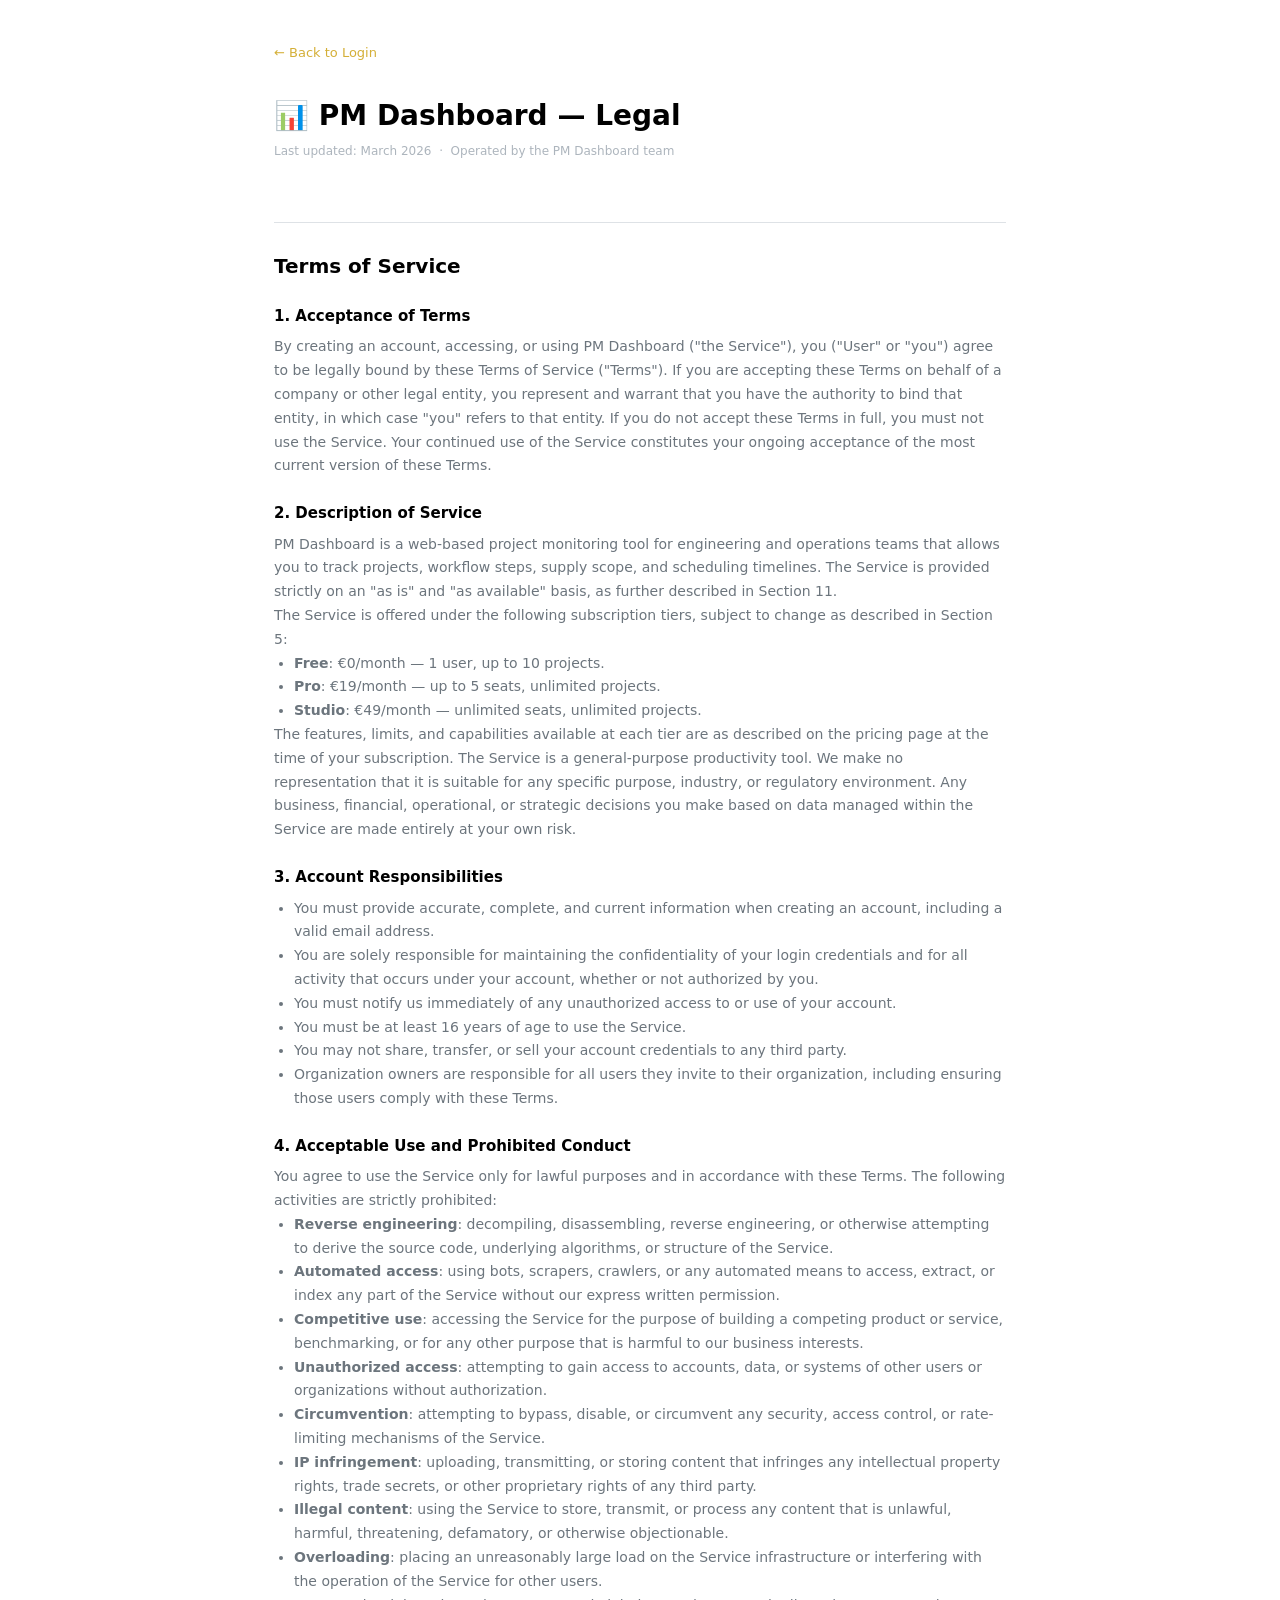
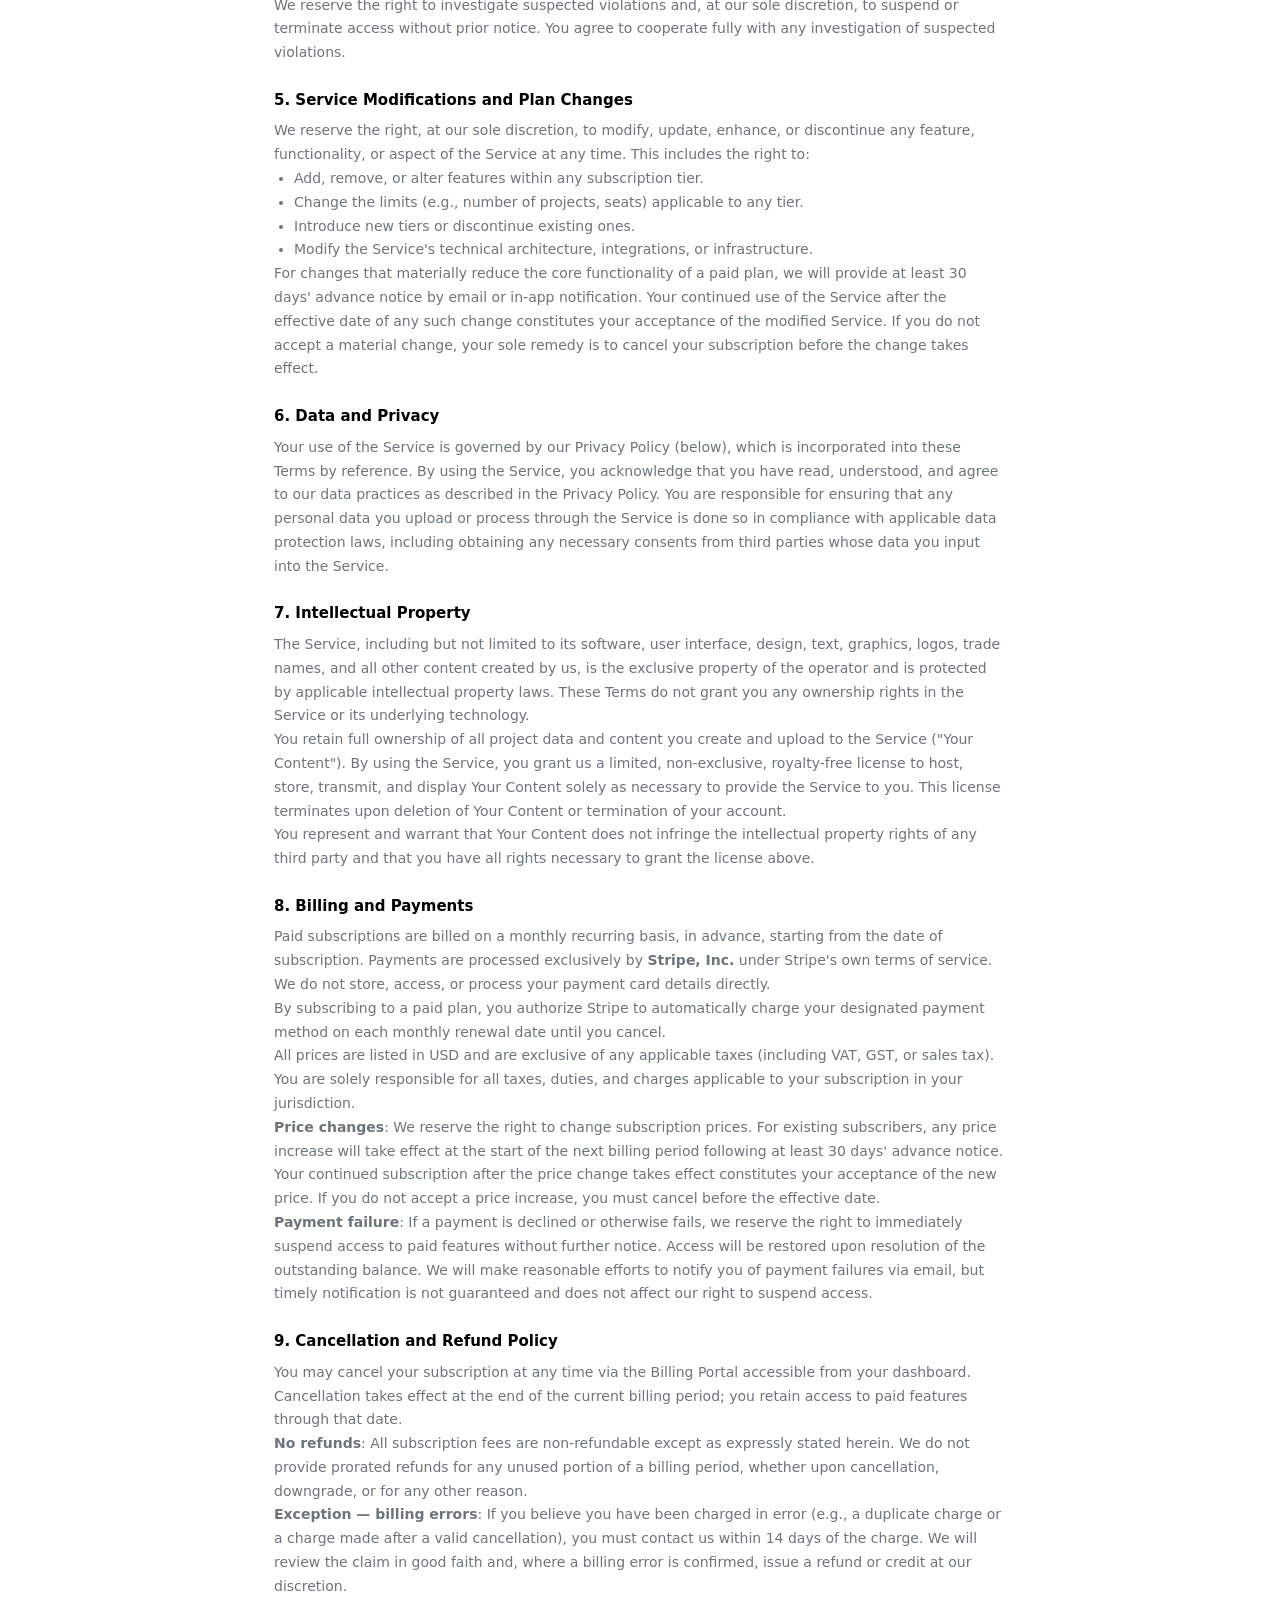
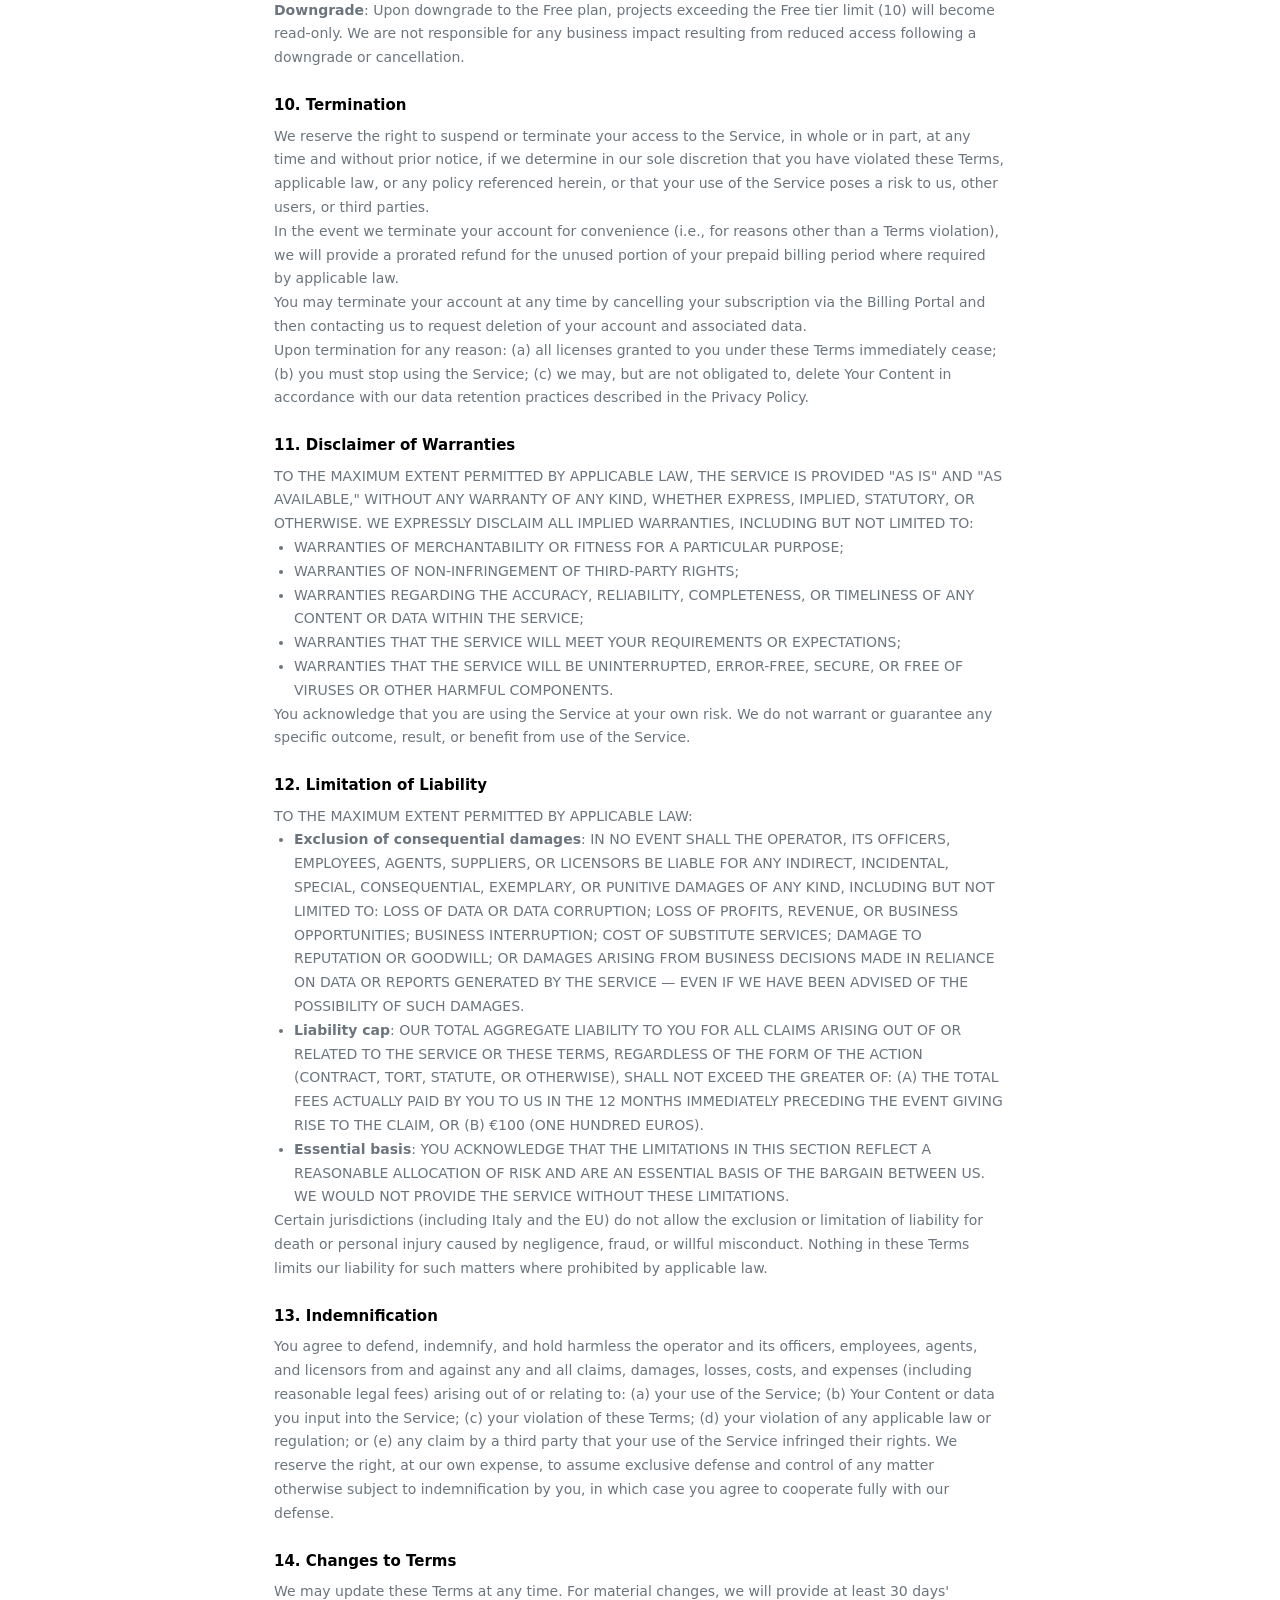
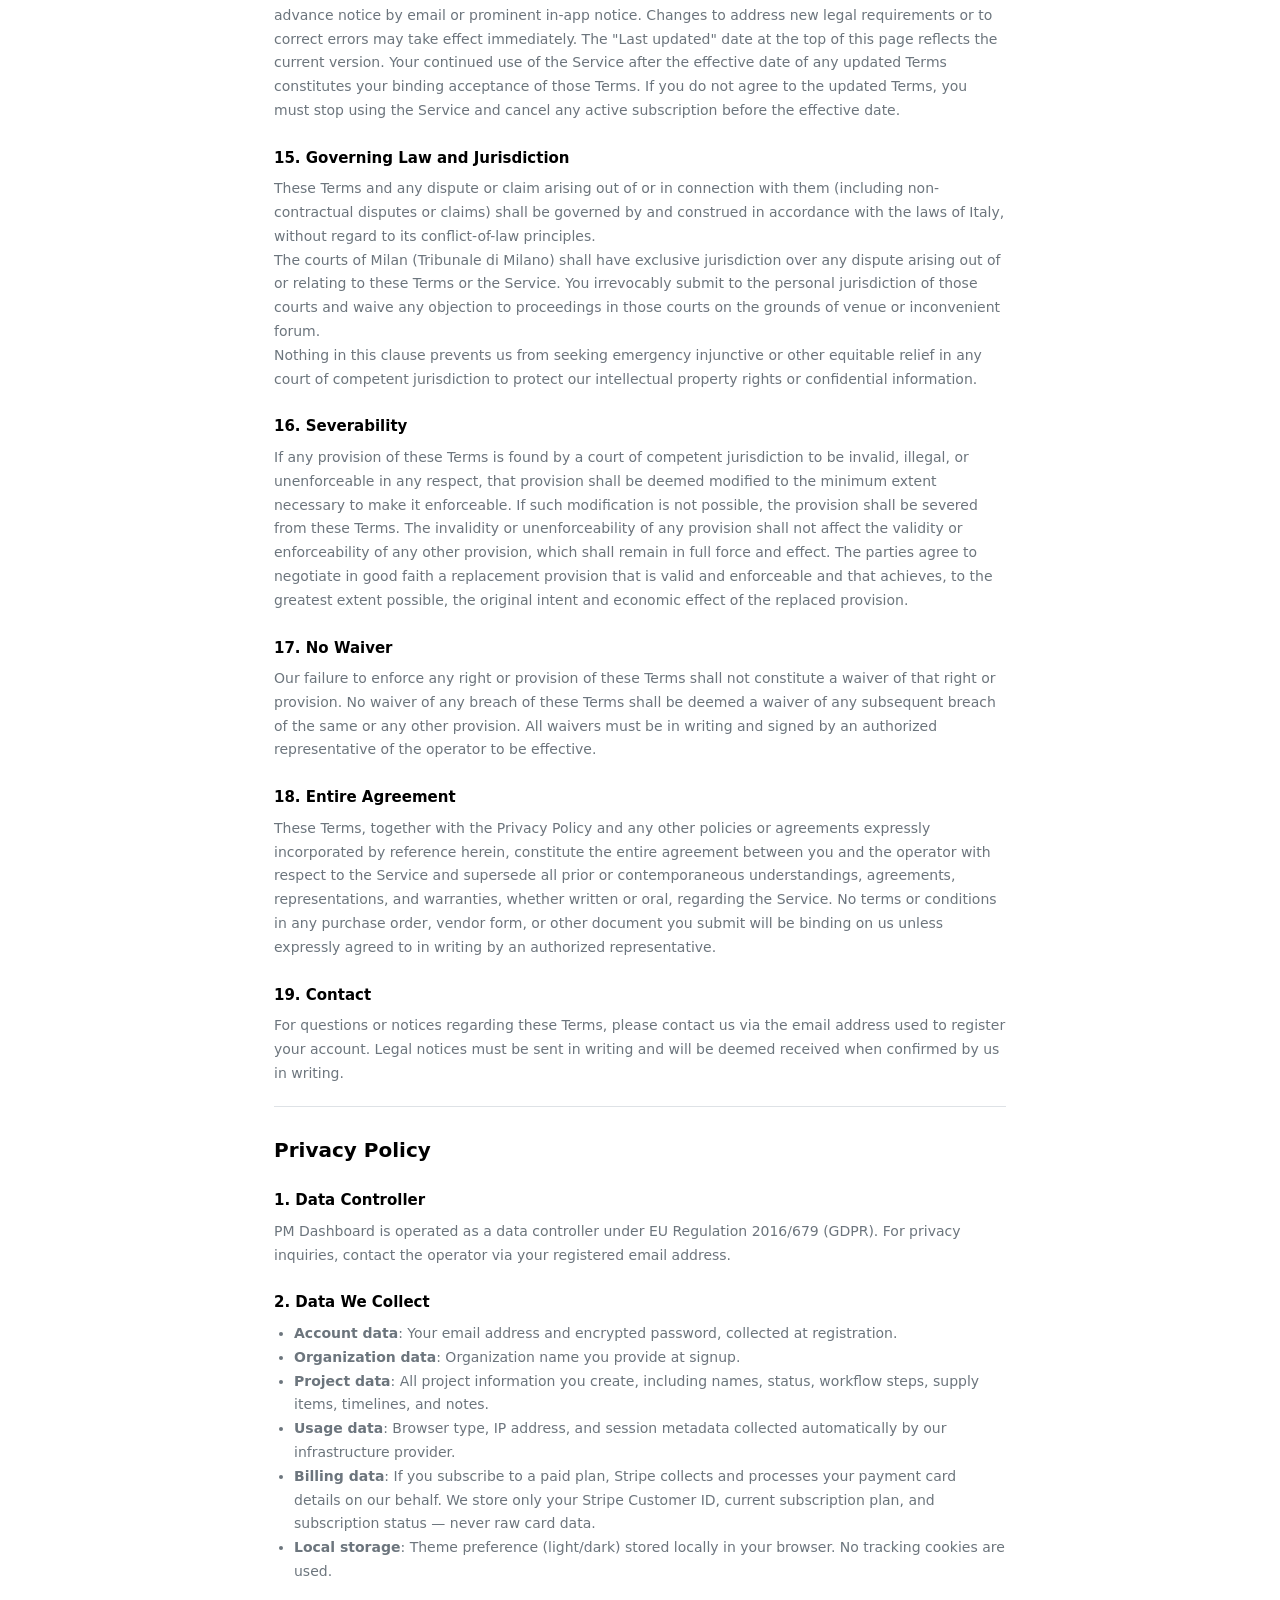
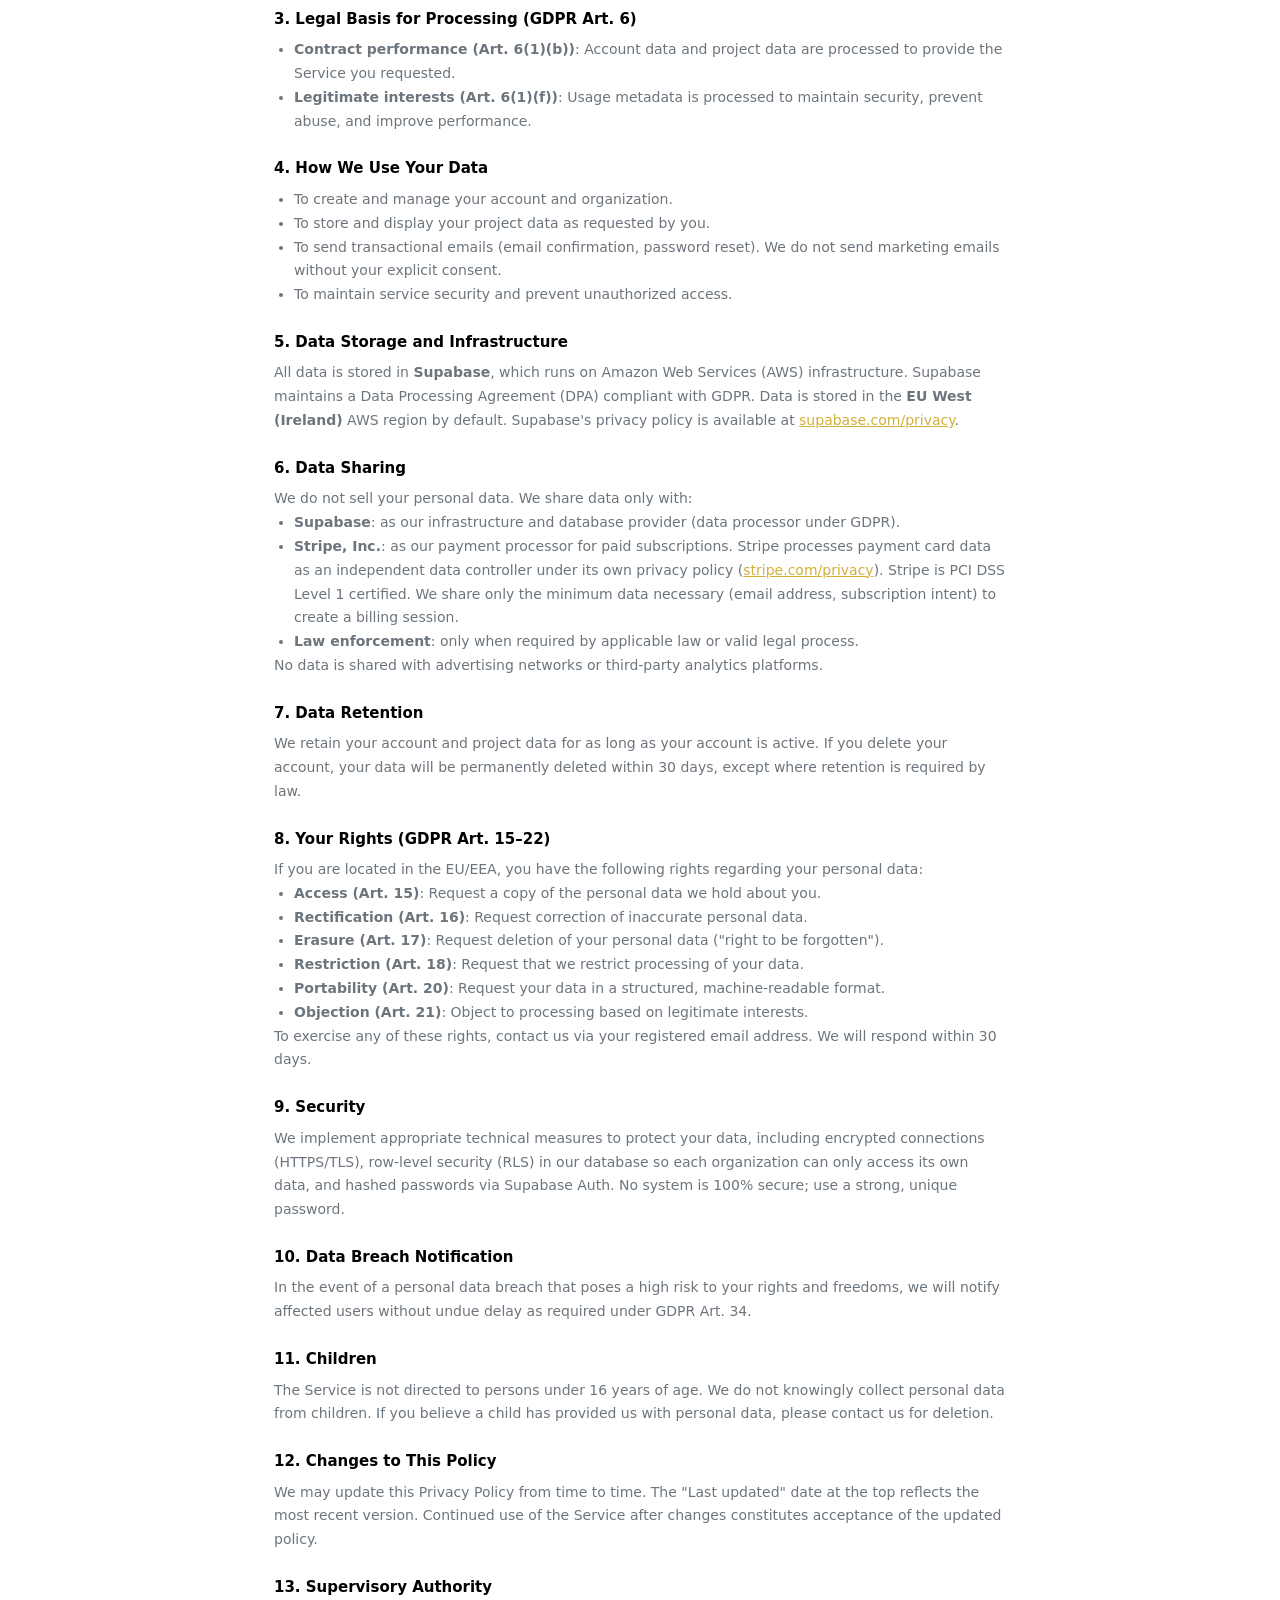
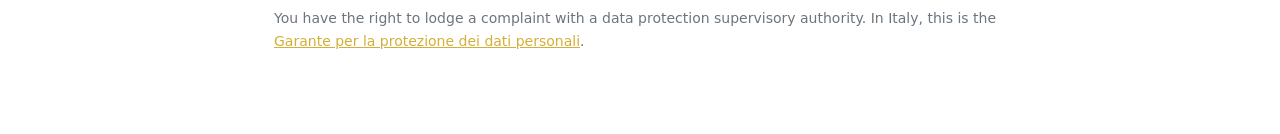
<file: legal.html>
<!DOCTYPE html>
<html lang="en">

<head>
    <meta charset="UTF-8">
    <meta name="viewport" content="width=device-width, initial-scale=1.0">
    <title>Legal — PM Dashboard</title>
    <link rel="stylesheet" href="styles.css">
    <style>
        body { max-width: 780px; margin: 0 auto; padding: 40px 24px 80px; font-family: system-ui, sans-serif; color: var(--text-primary); background: var(--bg-primary); }
        h1 { font-size: 28px; font-weight: 800; margin-bottom: 4px; }
        h2 { font-size: 20px; font-weight: 700; margin: 40px 0 12px; border-top: 1px solid var(--border); padding-top: 28px; }
        h3 { font-size: 15px; font-weight: 600; margin: 24px 0 8px; }
        p, li { font-size: 14px; line-height: 1.7; color: var(--text-secondary); }
        ul { padding-left: 20px; }
        a { color: var(--primary); }
        .meta { font-size: 12px; color: var(--text-muted); margin-bottom: 40px; }
        .back { display: inline-block; margin-bottom: 32px; font-size: 13px; color: var(--primary); text-decoration: none; }
        .section-anchor { display: block; height: 1px; margin-top: -20px; visibility: hidden; }
    </style>
</head>

<body>
    <a href="login.html" class="back">← Back to Login</a>

    <h1>📊 PM Dashboard — Legal</h1>
    <p class="meta">Last updated: March 2026 &nbsp;·&nbsp; Operated by the PM Dashboard team</p>

    <!-- TERMS OF SERVICE -->
    <span class="section-anchor" id="tos"></span>
    <h2>Terms of Service</h2>

    <h3>1. Acceptance of Terms</h3>
    <p>By creating an account, accessing, or using PM Dashboard ("the Service"), you ("User" or "you") agree to be legally bound by these Terms of Service ("Terms"). If you are accepting these Terms on behalf of a company or other legal entity, you represent and warrant that you have the authority to bind that entity, in which case "you" refers to that entity. If you do not accept these Terms in full, you must not use the Service. Your continued use of the Service constitutes your ongoing acceptance of the most current version of these Terms.</p>

    <h3>2. Description of Service</h3>
    <p>PM Dashboard is a web-based project monitoring tool for engineering and operations teams that allows you to track projects, workflow steps, supply scope, and scheduling timelines. The Service is provided strictly on an "as is" and "as available" basis, as further described in Section 11.</p>
    <p>The Service is offered under the following subscription tiers, subject to change as described in Section 5:</p>
    <ul>
        <li><strong>Free</strong>: €0/month — 1 user, up to 10 projects.</li>
        <li><strong>Pro</strong>: €19/month — up to 5 seats, unlimited projects.</li>
        <li><strong>Studio</strong>: €49/month — unlimited seats, unlimited projects.</li>
    </ul>
    <p>The features, limits, and capabilities available at each tier are as described on the pricing page at the time of your subscription. The Service is a general-purpose productivity tool. We make no representation that it is suitable for any specific purpose, industry, or regulatory environment. Any business, financial, operational, or strategic decisions you make based on data managed within the Service are made entirely at your own risk.</p>

    <h3>3. Account Responsibilities</h3>
    <ul>
        <li>You must provide accurate, complete, and current information when creating an account, including a valid email address.</li>
        <li>You are solely responsible for maintaining the confidentiality of your login credentials and for all activity that occurs under your account, whether or not authorized by you.</li>
        <li>You must notify us immediately of any unauthorized access to or use of your account.</li>
        <li>You must be at least 16 years of age to use the Service.</li>
        <li>You may not share, transfer, or sell your account credentials to any third party.</li>
        <li>Organization owners are responsible for all users they invite to their organization, including ensuring those users comply with these Terms.</li>
    </ul>

    <h3>4. Acceptable Use and Prohibited Conduct</h3>
    <p>You agree to use the Service only for lawful purposes and in accordance with these Terms. The following activities are strictly prohibited:</p>
    <ul>
        <li><strong>Reverse engineering</strong>: decompiling, disassembling, reverse engineering, or otherwise attempting to derive the source code, underlying algorithms, or structure of the Service.</li>
        <li><strong>Automated access</strong>: using bots, scrapers, crawlers, or any automated means to access, extract, or index any part of the Service without our express written permission.</li>
        <li><strong>Competitive use</strong>: accessing the Service for the purpose of building a competing product or service, benchmarking, or for any other purpose that is harmful to our business interests.</li>
        <li><strong>Unauthorized access</strong>: attempting to gain access to accounts, data, or systems of other users or organizations without authorization.</li>
        <li><strong>Circumvention</strong>: attempting to bypass, disable, or circumvent any security, access control, or rate-limiting mechanisms of the Service.</li>
        <li><strong>IP infringement</strong>: uploading, transmitting, or storing content that infringes any intellectual property rights, trade secrets, or other proprietary rights of any third party.</li>
        <li><strong>Illegal content</strong>: using the Service to store, transmit, or process any content that is unlawful, harmful, threatening, defamatory, or otherwise objectionable.</li>
        <li><strong>Overloading</strong>: placing an unreasonably large load on the Service infrastructure or interfering with the operation of the Service for other users.</li>
    </ul>
    <p>We reserve the right to investigate suspected violations and, at our sole discretion, to suspend or terminate access without prior notice. You agree to cooperate fully with any investigation of suspected violations.</p>

    <h3>5. Service Modifications and Plan Changes</h3>
    <p>We reserve the right, at our sole discretion, to modify, update, enhance, or discontinue any feature, functionality, or aspect of the Service at any time. This includes the right to:</p>
    <ul>
        <li>Add, remove, or alter features within any subscription tier.</li>
        <li>Change the limits (e.g., number of projects, seats) applicable to any tier.</li>
        <li>Introduce new tiers or discontinue existing ones.</li>
        <li>Modify the Service's technical architecture, integrations, or infrastructure.</li>
    </ul>
    <p>For changes that materially reduce the core functionality of a paid plan, we will provide at least 30 days' advance notice by email or in-app notification. Your continued use of the Service after the effective date of any such change constitutes your acceptance of the modified Service. If you do not accept a material change, your sole remedy is to cancel your subscription before the change takes effect.</p>

    <h3>6. Data and Privacy</h3>
    <p>Your use of the Service is governed by our Privacy Policy (below), which is incorporated into these Terms by reference. By using the Service, you acknowledge that you have read, understood, and agree to our data practices as described in the Privacy Policy. You are responsible for ensuring that any personal data you upload or process through the Service is done so in compliance with applicable data protection laws, including obtaining any necessary consents from third parties whose data you input into the Service.</p>

    <h3>7. Intellectual Property</h3>
    <p>The Service, including but not limited to its software, user interface, design, text, graphics, logos, trade names, and all other content created by us, is the exclusive property of the operator and is protected by applicable intellectual property laws. These Terms do not grant you any ownership rights in the Service or its underlying technology.</p>
    <p>You retain full ownership of all project data and content you create and upload to the Service ("Your Content"). By using the Service, you grant us a limited, non-exclusive, royalty-free license to host, store, transmit, and display Your Content solely as necessary to provide the Service to you. This license terminates upon deletion of Your Content or termination of your account.</p>
    <p>You represent and warrant that Your Content does not infringe the intellectual property rights of any third party and that you have all rights necessary to grant the license above.</p>

    <h3>8. Billing and Payments</h3>
    <p>Paid subscriptions are billed on a monthly recurring basis, in advance, starting from the date of subscription. Payments are processed exclusively by <strong>Stripe, Inc.</strong> under Stripe's own terms of service. We do not store, access, or process your payment card details directly.</p>
    <p>By subscribing to a paid plan, you authorize Stripe to automatically charge your designated payment method on each monthly renewal date until you cancel.</p>
    <p>All prices are listed in USD and are exclusive of any applicable taxes (including VAT, GST, or sales tax). You are solely responsible for all taxes, duties, and charges applicable to your subscription in your jurisdiction.</p>
    <p><strong>Price changes</strong>: We reserve the right to change subscription prices. For existing subscribers, any price increase will take effect at the start of the next billing period following at least 30 days' advance notice. Your continued subscription after the price change takes effect constitutes your acceptance of the new price. If you do not accept a price increase, you must cancel before the effective date.</p>
    <p><strong>Payment failure</strong>: If a payment is declined or otherwise fails, we reserve the right to immediately suspend access to paid features without further notice. Access will be restored upon resolution of the outstanding balance. We will make reasonable efforts to notify you of payment failures via email, but timely notification is not guaranteed and does not affect our right to suspend access.</p>

    <h3>9. Cancellation and Refund Policy</h3>
    <p>You may cancel your subscription at any time via the Billing Portal accessible from your dashboard. Cancellation takes effect at the end of the current billing period; you retain access to paid features through that date.</p>
    <p><strong>No refunds</strong>: All subscription fees are non-refundable except as expressly stated herein. We do not provide prorated refunds for any unused portion of a billing period, whether upon cancellation, downgrade, or for any other reason.</p>
    <p><strong>Exception — billing errors</strong>: If you believe you have been charged in error (e.g., a duplicate charge or a charge made after a valid cancellation), you must contact us within 14 days of the charge. We will review the claim in good faith and, where a billing error is confirmed, issue a refund or credit at our discretion.</p>
    <p><strong>Downgrade</strong>: Upon downgrade to the Free plan, projects exceeding the Free tier limit (10) will become read-only. We are not responsible for any business impact resulting from reduced access following a downgrade or cancellation.</p>

    <h3>10. Termination</h3>
    <p>We reserve the right to suspend or terminate your access to the Service, in whole or in part, at any time and without prior notice, if we determine in our sole discretion that you have violated these Terms, applicable law, or any policy referenced herein, or that your use of the Service poses a risk to us, other users, or third parties.</p>
    <p>In the event we terminate your account for convenience (i.e., for reasons other than a Terms violation), we will provide a prorated refund for the unused portion of your prepaid billing period where required by applicable law.</p>
    <p>You may terminate your account at any time by cancelling your subscription via the Billing Portal and then contacting us to request deletion of your account and associated data.</p>
    <p>Upon termination for any reason: (a) all licenses granted to you under these Terms immediately cease; (b) you must stop using the Service; (c) we may, but are not obligated to, delete Your Content in accordance with our data retention practices described in the Privacy Policy.</p>

    <h3>11. Disclaimer of Warranties</h3>
    <p>TO THE MAXIMUM EXTENT PERMITTED BY APPLICABLE LAW, THE SERVICE IS PROVIDED "AS IS" AND "AS AVAILABLE," WITHOUT ANY WARRANTY OF ANY KIND, WHETHER EXPRESS, IMPLIED, STATUTORY, OR OTHERWISE. WE EXPRESSLY DISCLAIM ALL IMPLIED WARRANTIES, INCLUDING BUT NOT LIMITED TO:</p>
    <ul>
        <li>WARRANTIES OF MERCHANTABILITY OR FITNESS FOR A PARTICULAR PURPOSE;</li>
        <li>WARRANTIES OF NON-INFRINGEMENT OF THIRD-PARTY RIGHTS;</li>
        <li>WARRANTIES REGARDING THE ACCURACY, RELIABILITY, COMPLETENESS, OR TIMELINESS OF ANY CONTENT OR DATA WITHIN THE SERVICE;</li>
        <li>WARRANTIES THAT THE SERVICE WILL MEET YOUR REQUIREMENTS OR EXPECTATIONS;</li>
        <li>WARRANTIES THAT THE SERVICE WILL BE UNINTERRUPTED, ERROR-FREE, SECURE, OR FREE OF VIRUSES OR OTHER HARMFUL COMPONENTS.</li>
    </ul>
    <p>You acknowledge that you are using the Service at your own risk. We do not warrant or guarantee any specific outcome, result, or benefit from use of the Service.</p>

    <h3>12. Limitation of Liability</h3>
    <p>TO THE MAXIMUM EXTENT PERMITTED BY APPLICABLE LAW:</p>
    <ul>
        <li><strong>Exclusion of consequential damages</strong>: IN NO EVENT SHALL THE OPERATOR, ITS OFFICERS, EMPLOYEES, AGENTS, SUPPLIERS, OR LICENSORS BE LIABLE FOR ANY INDIRECT, INCIDENTAL, SPECIAL, CONSEQUENTIAL, EXEMPLARY, OR PUNITIVE DAMAGES OF ANY KIND, INCLUDING BUT NOT LIMITED TO: LOSS OF DATA OR DATA CORRUPTION; LOSS OF PROFITS, REVENUE, OR BUSINESS OPPORTUNITIES; BUSINESS INTERRUPTION; COST OF SUBSTITUTE SERVICES; DAMAGE TO REPUTATION OR GOODWILL; OR DAMAGES ARISING FROM BUSINESS DECISIONS MADE IN RELIANCE ON DATA OR REPORTS GENERATED BY THE SERVICE — EVEN IF WE HAVE BEEN ADVISED OF THE POSSIBILITY OF SUCH DAMAGES.</li>
        <li><strong>Liability cap</strong>: OUR TOTAL AGGREGATE LIABILITY TO YOU FOR ALL CLAIMS ARISING OUT OF OR RELATED TO THE SERVICE OR THESE TERMS, REGARDLESS OF THE FORM OF THE ACTION (CONTRACT, TORT, STATUTE, OR OTHERWISE), SHALL NOT EXCEED THE GREATER OF: (A) THE TOTAL FEES ACTUALLY PAID BY YOU TO US IN THE 12 MONTHS IMMEDIATELY PRECEDING THE EVENT GIVING RISE TO THE CLAIM, OR (B) €100 (ONE HUNDRED EUROS).</li>
        <li><strong>Essential basis</strong>: YOU ACKNOWLEDGE THAT THE LIMITATIONS IN THIS SECTION REFLECT A REASONABLE ALLOCATION OF RISK AND ARE AN ESSENTIAL BASIS OF THE BARGAIN BETWEEN US. WE WOULD NOT PROVIDE THE SERVICE WITHOUT THESE LIMITATIONS.</li>
    </ul>
    <p>Certain jurisdictions (including Italy and the EU) do not allow the exclusion or limitation of liability for death or personal injury caused by negligence, fraud, or willful misconduct. Nothing in these Terms limits our liability for such matters where prohibited by applicable law.</p>

    <h3>13. Indemnification</h3>
    <p>You agree to defend, indemnify, and hold harmless the operator and its officers, employees, agents, and licensors from and against any and all claims, damages, losses, costs, and expenses (including reasonable legal fees) arising out of or relating to: (a) your use of the Service; (b) Your Content or data you input into the Service; (c) your violation of these Terms; (d) your violation of any applicable law or regulation; or (e) any claim by a third party that your use of the Service infringed their rights. We reserve the right, at our own expense, to assume exclusive defense and control of any matter otherwise subject to indemnification by you, in which case you agree to cooperate fully with our defense.</p>

    <h3>14. Changes to Terms</h3>
    <p>We may update these Terms at any time. For material changes, we will provide at least 30 days' advance notice by email or prominent in-app notice. Changes to address new legal requirements or to correct errors may take effect immediately. The "Last updated" date at the top of this page reflects the current version. Your continued use of the Service after the effective date of any updated Terms constitutes your binding acceptance of those Terms. If you do not agree to the updated Terms, you must stop using the Service and cancel any active subscription before the effective date.</p>

    <h3>15. Governing Law and Jurisdiction</h3>
    <p>These Terms and any dispute or claim arising out of or in connection with them (including non-contractual disputes or claims) shall be governed by and construed in accordance with the laws of Italy, without regard to its conflict-of-law principles.</p>
    <p>The courts of Milan (Tribunale di Milano) shall have exclusive jurisdiction over any dispute arising out of or relating to these Terms or the Service. You irrevocably submit to the personal jurisdiction of those courts and waive any objection to proceedings in those courts on the grounds of venue or inconvenient forum.</p>
    <p>Nothing in this clause prevents us from seeking emergency injunctive or other equitable relief in any court of competent jurisdiction to protect our intellectual property rights or confidential information.</p>

    <h3>16. Severability</h3>
    <p>If any provision of these Terms is found by a court of competent jurisdiction to be invalid, illegal, or unenforceable in any respect, that provision shall be deemed modified to the minimum extent necessary to make it enforceable. If such modification is not possible, the provision shall be severed from these Terms. The invalidity or unenforceability of any provision shall not affect the validity or enforceability of any other provision, which shall remain in full force and effect. The parties agree to negotiate in good faith a replacement provision that is valid and enforceable and that achieves, to the greatest extent possible, the original intent and economic effect of the replaced provision.</p>

    <h3>17. No Waiver</h3>
    <p>Our failure to enforce any right or provision of these Terms shall not constitute a waiver of that right or provision. No waiver of any breach of these Terms shall be deemed a waiver of any subsequent breach of the same or any other provision. All waivers must be in writing and signed by an authorized representative of the operator to be effective.</p>

    <h3>18. Entire Agreement</h3>
    <p>These Terms, together with the Privacy Policy and any other policies or agreements expressly incorporated by reference herein, constitute the entire agreement between you and the operator with respect to the Service and supersede all prior or contemporaneous understandings, agreements, representations, and warranties, whether written or oral, regarding the Service. No terms or conditions in any purchase order, vendor form, or other document you submit will be binding on us unless expressly agreed to in writing by an authorized representative.</p>

    <h3>19. Contact</h3>
    <p>For questions or notices regarding these Terms, please contact us via the email address used to register your account. Legal notices must be sent in writing and will be deemed received when confirmed by us in writing.</p>


    <!-- PRIVACY POLICY -->
    <span class="section-anchor" id="privacy"></span>
    <h2>Privacy Policy</h2>

    <h3>1. Data Controller</h3>
    <p>PM Dashboard is operated as a data controller under EU Regulation 2016/679 (GDPR). For privacy inquiries, contact the operator via your registered email address.</p>

    <h3>2. Data We Collect</h3>
    <ul>
        <li><strong>Account data</strong>: Your email address and encrypted password, collected at registration.</li>
        <li><strong>Organization data</strong>: Organization name you provide at signup.</li>
        <li><strong>Project data</strong>: All project information you create, including names, status, workflow steps, supply items, timelines, and notes.</li>
        <li><strong>Usage data</strong>: Browser type, IP address, and session metadata collected automatically by our infrastructure provider.</li>
        <li><strong>Billing data</strong>: If you subscribe to a paid plan, Stripe collects and processes your payment card details on our behalf. We store only your Stripe Customer ID, current subscription plan, and subscription status — never raw card data.</li>
        <li><strong>Local storage</strong>: Theme preference (light/dark) stored locally in your browser. No tracking cookies are used.</li>
    </ul>

    <h3>3. Legal Basis for Processing (GDPR Art. 6)</h3>
    <ul>
        <li><strong>Contract performance (Art. 6(1)(b))</strong>: Account data and project data are processed to provide the Service you requested.</li>
        <li><strong>Legitimate interests (Art. 6(1)(f))</strong>: Usage metadata is processed to maintain security, prevent abuse, and improve performance.</li>
    </ul>

    <h3>4. How We Use Your Data</h3>
    <ul>
        <li>To create and manage your account and organization.</li>
        <li>To store and display your project data as requested by you.</li>
        <li>To send transactional emails (email confirmation, password reset). We do not send marketing emails without your explicit consent.</li>
        <li>To maintain service security and prevent unauthorized access.</li>
    </ul>

    <h3>5. Data Storage and Infrastructure</h3>
    <p>All data is stored in <strong>Supabase</strong>, which runs on Amazon Web Services (AWS) infrastructure. Supabase maintains a Data Processing Agreement (DPA) compliant with GDPR. Data is stored in the <strong>EU West (Ireland)</strong> AWS region by default. Supabase's privacy policy is available at <a href="https://supabase.com/privacy" target="_blank">supabase.com/privacy</a>.</p>

    <h3>6. Data Sharing</h3>
    <p>We do not sell your personal data. We share data only with:</p>
    <ul>
        <li><strong>Supabase</strong>: as our infrastructure and database provider (data processor under GDPR).</li>
        <li><strong>Stripe, Inc.</strong>: as our payment processor for paid subscriptions. Stripe processes payment card data as an independent data controller under its own privacy policy (<a href="https://stripe.com/privacy" target="_blank">stripe.com/privacy</a>). Stripe is PCI DSS Level 1 certified. We share only the minimum data necessary (email address, subscription intent) to create a billing session.</li>
        <li><strong>Law enforcement</strong>: only when required by applicable law or valid legal process.</li>
    </ul>
    <p>No data is shared with advertising networks or third-party analytics platforms.</p>

    <h3>7. Data Retention</h3>
    <p>We retain your account and project data for as long as your account is active. If you delete your account, your data will be permanently deleted within 30 days, except where retention is required by law.</p>

    <h3>8. Your Rights (GDPR Art. 15–22)</h3>
    <p>If you are located in the EU/EEA, you have the following rights regarding your personal data:</p>
    <ul>
        <li><strong>Access (Art. 15)</strong>: Request a copy of the personal data we hold about you.</li>
        <li><strong>Rectification (Art. 16)</strong>: Request correction of inaccurate personal data.</li>
        <li><strong>Erasure (Art. 17)</strong>: Request deletion of your personal data ("right to be forgotten").</li>
        <li><strong>Restriction (Art. 18)</strong>: Request that we restrict processing of your data.</li>
        <li><strong>Portability (Art. 20)</strong>: Request your data in a structured, machine-readable format.</li>
        <li><strong>Objection (Art. 21)</strong>: Object to processing based on legitimate interests.</li>
    </ul>
    <p>To exercise any of these rights, contact us via your registered email address. We will respond within 30 days.</p>

    <h3>9. Security</h3>
    <p>We implement appropriate technical measures to protect your data, including encrypted connections (HTTPS/TLS), row-level security (RLS) in our database so each organization can only access its own data, and hashed passwords via Supabase Auth. No system is 100% secure; use a strong, unique password.</p>

    <h3>10. Data Breach Notification</h3>
    <p>In the event of a personal data breach that poses a high risk to your rights and freedoms, we will notify affected users without undue delay as required under GDPR Art. 34.</p>

    <h3>11. Children</h3>
    <p>The Service is not directed to persons under 16 years of age. We do not knowingly collect personal data from children. If you believe a child has provided us with personal data, please contact us for deletion.</p>

    <h3>12. Changes to This Policy</h3>
    <p>We may update this Privacy Policy from time to time. The "Last updated" date at the top reflects the most recent version. Continued use of the Service after changes constitutes acceptance of the updated policy.</p>

    <h3>13. Supervisory Authority</h3>
    <p>You have the right to lodge a complaint with a data protection supervisory authority. In Italy, this is the <a href="https://www.garanteprivacy.it" target="_blank">Garante per la protezione dei dati personali</a>.</p>

    <script>
        // Apply saved theme
        const t = localStorage.getItem('pm-theme') || 'light';
        document.documentElement.setAttribute('data-theme', t);
    </script>
</body>

</html>
</file>
<file: styles.css>
/* ============================================
   PM Dashboard — Premium Design System
   ============================================ */
@import url('https://fonts.googleapis.com/css2?family=Inter:wght@400;500;600;700;800&display=swap');

:root {
    /* Core */
    --font: 'Inter', -apple-system, BlinkMacSystemFont, 'Segoe UI', sans-serif;
    --radius-sm: 4px;
    --radius-md: 8px;
    --radius-lg: 12px;
    --radius-xl: 16px;
    --transition: 0.2s ease;

    /* Light Theme */
    --bg: #F8F9FA;
    --bg-alt: #F1F3F5;
    --card: #FFFFFF;
    --card-hover: #fdfaf7;
    --text: #212529;
    --text-secondary: #6C757D;
    --text-muted: #ADB5BD;
    --border: #DEE2E6;
    --border-hover: #c4ab82;
    --primary: #D4AF37;
    --primary-hover: #B8961F;
    --primary-light: #FBF5DC;
    --sidebar-bg: #1A1C1E;
    --sidebar-text: #9BA3AD;
    --sidebar-text-active: #FFFFFF;
    --sidebar-hover: #2C2F33;
    --status-workflow: #0056B3;
    --shadow-sm: 0 1px 2px rgba(44,31,20,0.06);
    --shadow-md: 0 4px 6px -1px rgba(44,31,20,0.09), 0 2px 4px -2px rgba(44,31,20,0.06);
    --shadow-lg: 0 10px 15px -3px rgba(44,31,20,0.1), 0 4px 6px -4px rgba(44,31,20,0.05);
    --shadow-xl: 0 20px 25px -5px rgba(44,31,20,0.12), 0 8px 10px -6px rgba(44,31,20,0.07);

    /* Status Colors */
    --green: #4a7c5e;
    --green-bg: #dff0e6;
    --green-text: #2d5a3e;
    --yellow: #c47f1a;
    --yellow-bg: #faefd4;
    --yellow-text: #7a4e0a;
    --red: #b85c4a;
    --red-bg: #f5e0db;
    --red-text: #7a2e1f;
    --blue: #4a6fa5;
    --blue-bg: #dde8f5;
    --blue-text: #2b4d80;
    --purple-bg: #ede4f5;
    --purple-text: #5c3580;
    --gray-bg: #ede0c4;
    --gray-text: #6b4f35;

    /* Supply States */
    --supply-indefinito: #e8dcc8;
    --supply-indefinito-text: #5a3e28;
    --supply-ordinato: #dde8f5;
    --supply-ordinato-text: #2b4d80;
    --supply-in-stock: #e3def5;
    --supply-in-stock-text: #3d2d7a;
    --supply-allestito: #d4eaf5;
    --supply-allestito-text: #1d5a7a;
    --supply-fat-done: #dff0e6;
    --supply-fat-done-text: #2d5a3e;
    --supply-spedito: #4a7c5e;
    --supply-spedito-text: #ffffff;
    --supply-consegnato: #2d5a4a;
    --supply-consegnato-text: #ffffff;
}

/* Dark Mode */
[data-theme="dark"] {
    --bg: #121416;
    --bg-alt: #1A1D20;
    --card: #1E2023;
    --card-hover: #25282C;
    --surface: #25282C;
    --text: #E9ECEF;
    --text-secondary: #9BA3AD;
    --text-muted: #6C757D;
    --border: #2C2F33;
    --border-hover: #3d3a35;
    --primary: #E5C55A;
    --primary-hover: #D4AF37;
    --primary-light: #2A2415;
    --sidebar-bg: #0F1012;
    --sidebar-hover: #1A1D20;
    --sidebar-text: #9BA3AD;
    --sidebar-text-active: #E9ECEF;
    --status-workflow: #4A9EE8;
    --shadow-sm: 0 1px 2px rgba(0,0,0,0.45);
    --shadow-md: 0 4px 6px rgba(0,0,0,0.45);
    --shadow-lg: 0 10px 15px rgba(0,0,0,0.5);
    --shadow-xl: 0 20px 25px rgba(0,0,0,0.55);

    /* Status Colors — dark mode */
    --green: #3d6b4f;
    --green-bg: #1a2e22;
    --green-text: #7dba95;
    --red: #8f4a3b;
    --red-bg: #2a1614;
    --red-text: #e08070;
    --yellow: #8a5c18;
    --yellow-bg: #251a09;
    --yellow-text: #d4943a;
    --blue: #3a5a8a;
    --blue-bg: #151e2e;
    --blue-text: #7aa0d4;
}

/* ---- RESET ---- */
*, *::before, *::after { margin: 0; padding: 0; box-sizing: border-box; }
html { scroll-behavior: smooth; }
body {
    font-family: var(--font);
    background-color: var(--bg);
    color: var(--text);
    line-height: 1.5;
    -webkit-font-smoothing: antialiased;
}

/* ---- LAYOUT ---- */
.app-layout {
    display: flex;
    min-height: 100vh;
}

/* Sidebar */
.sidebar {
    width: 240px;
    background: var(--sidebar-bg);
    border-right: 1px solid rgba(255,255,255,0.08);
    display: flex;
    flex-direction: column;
    position: fixed;
    top: 0; left: 0; bottom: 0;
    z-index: 100;
    transition: transform var(--transition);
}

.sidebar-brand {
    padding: 24px 20px;
    border-bottom: 1px solid rgba(255,255,255,0.08);
}

.sidebar-brand h2 {
    color: var(--sidebar-text-active);
    font-size: 17px;
    font-weight: 800;
    letter-spacing: 0.12em;
    text-transform: uppercase;
    display: flex;
    align-items: center;
    gap: 10px;
}

.brand-mark {
    display: inline-flex;
    align-items: center;
    justify-content: center;
    width: 26px;
    height: 26px;
    flex-shrink: 0;
}

/* brand-mark: sidebar (dark) — white for contrast */
.brand-mark svg path { fill: #ffffff; }

/* brand-mark: light context (login / join card) — brand brown */
.login-card .brand-mark svg path { fill: #a27e5e; }
.login-card .brand-mark { width: 30px; height: 30px; }

/* brand-mark: dark mode sidebar — white */
[data-theme="dark"] .brand-mark svg path { fill: #ffffff; }

/* Sidebar border: dark mode override */
[data-theme="dark"] .sidebar { border-right-color: rgba(255,255,255,0.06); }
[data-theme="dark"] .sidebar-brand { border-bottom-color: rgba(255,255,255,0.06); }
[data-theme="dark"] .sidebar-footer { border-top-color: rgba(255,255,255,0.06); }

.sidebar-brand small {
    color: var(--sidebar-text);
    font-size: 11px;
    font-weight: 500;
    text-transform: uppercase;
    letter-spacing: 0.5px;
}

.sidebar-nav {
    flex: 1;
    padding: 16px 12px;
    display: flex;
    flex-direction: column;
    gap: 4px;
}

.sidebar-link {
    display: flex;
    align-items: center;
    gap: 12px;
    padding: 10px 12px;
    border-radius: var(--radius-md);
    color: var(--sidebar-text);
    text-decoration: none;
    font-size: 14px;
    font-weight: 500;
    cursor: pointer;
    border: none;
    background: none;
    width: 100%;
    text-align: left;
    transition: all var(--transition);
}

.sidebar-link:hover, .sidebar-link.active {
    background: var(--sidebar-hover);
    color: var(--sidebar-text-active);
}

.sidebar-link .icon {
    font-size: 18px;
    width: 24px;
    text-align: center;
}

.sidebar-footer {
    padding: 16px;
    border-top: 1px solid rgba(255,255,255,0.08);
}

.sidebar-user {
    display: flex;
    align-items: center;
    gap: 10px;
    padding: 8px;
    border-radius: var(--radius-md);
}

.sidebar-user .avatar {
    width: 32px; height: 32px;
    border-radius: 50%;
    background: var(--primary);
    display: flex;
    align-items: center;
    justify-content: center;
    color: white;
    font-weight: 700;
    font-size: 13px;
    flex-shrink: 0;
}

.sidebar-user .user-info {
    min-width: 0;
}

.sidebar-user .user-name {
    font-size: 13px;
    font-weight: 600;
    color: var(--sidebar-text-active);
    white-space: nowrap;
    overflow: hidden;
    text-overflow: ellipsis;
}

.sidebar-user .user-org {
    font-size: 11px;
    color: var(--sidebar-text);
    white-space: nowrap;
    overflow: hidden;
    text-overflow: ellipsis;
}

/* Main Content */
.main-content {
    flex: 1;
    margin-left: 240px;
    min-height: 100vh;
}

.topbar {
    display: flex;
    justify-content: space-between;
    align-items: center;
    padding: 16px 32px;
    background: var(--card);
    border-bottom: 1px solid var(--border);
    position: sticky;
    top: 0;
    z-index: 50;
}

.topbar-left h1 {
    font-size: 22px;
    font-weight: 800;
    letter-spacing: -0.5px;
}

.topbar-left p {
    font-size: 13px;
    color: var(--text-secondary);
    margin-top: 2px;
}

.topbar-actions {
    display: flex;
    gap: 10px;
    align-items: center;
}

.content-area {
    padding: 28px 32px;
}

/* ---- BUTTONS ---- */
.btn {
    display: inline-flex;
    align-items: center;
    gap: 8px;
    padding: 9px 18px;
    border-radius: var(--radius-md);
    font-family: var(--font);
    font-size: 13px;
    font-weight: 600;
    cursor: pointer;
    border: 1px solid transparent;
    transition: all var(--transition);
    white-space: nowrap;
}

.btn-primary {
    background: var(--primary);
    color: white;
    border-color: var(--primary);
}
.btn-primary:hover { background: var(--primary-hover); border-color: var(--primary-hover); transform: translateY(-1px); box-shadow: var(--shadow-md); }
.btn-primary:active { transform: translateY(0); }

.btn-secondary {
    background: var(--card);
    color: var(--text);
    border-color: var(--border);
}
.btn-secondary:hover { background: var(--bg-alt); border-color: var(--border-hover); }

.btn-ghost {
    background: transparent;
    color: var(--text-secondary);
    border: none;
    padding: 8px;
}
.btn-ghost:hover { color: var(--text); background: var(--bg-alt); }

.btn-danger {
    background: transparent;
    color: var(--red);
    border: none;
}
.btn-danger:hover { background: var(--red-bg); }

/* ---- SUMMARY CARDS ---- */
.summary-row {
    display: grid;
    grid-template-columns: repeat(4, 1fr);
    gap: 16px;
    margin-bottom: 28px;
}

.summary-card {
    background: var(--card);
    border: 1px solid var(--border);
    border-radius: var(--radius-lg);
    padding: 20px;
    transition: all var(--transition);
}

.summary-card:hover { box-shadow: var(--shadow-md); transform: translateY(-2px); }

.summary-card .label {
    font-size: 12px;
    font-weight: 600;
    color: var(--text-secondary);
    text-transform: uppercase;
    letter-spacing: 0.5px;
}

.summary-card .value {
    font-size: 32px;
    font-weight: 800;
    margin-top: 4px;
    letter-spacing: -1px;
}

.summary-card .sub {
    font-size: 12px;
    color: var(--text-muted);
    margin-top: 2px;
}

/* ---- PROJECT CARDS ---- */
.section-title {
    font-size: 22px;
    font-weight: 800;
    text-transform: uppercase;
    border-bottom: 3px solid var(--primary);
    padding-bottom: 8px;
    margin: 32px 0 16px 0;
    letter-spacing: -0.3px;
}

.client-title {
    font-size: 16px;
    font-weight: 700;
    color: var(--text-secondary);
    text-transform: uppercase;
    margin: 20px 0 10px 0;
    letter-spacing: 0.3px;
}

.project-card {
    background: var(--card);
    border-radius: var(--radius-lg);
    box-shadow: var(--shadow-sm);
    padding: 24px;
    border: 1px solid var(--border);
    margin-bottom: 20px;
    transition: all var(--transition);
}

.project-card:hover {
    box-shadow: var(--shadow-md);
    border-color: var(--border-hover);
}

.project-header {
    display: flex;
    justify-content: space-between;
    align-items: flex-start;
    gap: 16px;
    margin-bottom: 8px;
}

.project-title {
    font-size: 20px;
    font-weight: 700;
    display: flex;
    align-items: center;
    flex-wrap: wrap;
    gap: 8px;
    margin: 0;
    letter-spacing: -0.3px;
}

.project-body {
    display: flex;
    gap: 24px;
}

.project-main-info { flex: 2.2; min-width: 0; }

/* Aside panels */
.aside-panel {
    flex: 0.7;
    background: var(--bg-alt);
    border: 1px solid var(--border);
    border-radius: var(--radius-lg);
    padding: 16px;
    height: fit-content;
}

.aside-title {
    font-size: 10px;
    font-weight: 800;
    color: var(--text-secondary);
    text-transform: uppercase;
    letter-spacing: 0.5px;
    margin-bottom: 12px;
    border-bottom: 1px solid var(--border);
    padding-bottom: 6px;
    display: flex;
    justify-content: space-between;
}

/* ---- BADGES ---- */
.badge {
    font-size: 11px;
    padding: 3px 8px;
    border-radius: var(--radius-sm);
    font-weight: 700;
    text-transform: uppercase;
    letter-spacing: 0.3px;
    display: inline-block;
}

.badge-high { background: var(--red-bg); color: var(--red-text); }
.badge-medium { background: var(--yellow-bg); color: var(--yellow-text); }
.badge-low { background: var(--blue-bg); color: var(--blue-text); }

.badge-executive { background: var(--green-bg); color: var(--green-text); }
.badge-try_buy { background: var(--purple-bg); color: var(--purple-text); }
.badge-no_project { background: var(--gray-bg); color: var(--gray-text); }

/* Generic fallback for any unlisted supply state */
[class^="status-"], [class*=" status-"] { background: #e8dcc8; color: #5a3e28; }

/* Supply badges */
.supply-badge {
    display: inline-block;
    margin-top: 6px;
    font-size: 10px;
    padding: 3px 10px;
    border-radius: 6px;
    font-weight: 800;
    text-transform: uppercase;
}

.status-indefinito { background: var(--supply-indefinito); color: var(--supply-indefinito-text); }
.status-ordinato { background: var(--supply-ordinato); color: var(--supply-ordinato-text); }
.status-in_stock { background: var(--supply-in-stock); color: var(--supply-in-stock-text); }
.status-allestito { background: var(--supply-allestito); color: var(--supply-allestito-text); }
.status-fat_done { background: var(--supply-fat-done); color: var(--supply-fat-done-text); }
.status-spedito { background: var(--supply-spedito); color: var(--supply-spedito-text); }
.status-consegnato { background: var(--supply-consegnato); color: var(--supply-consegnato-text); }

/* Generic fallback for any unrecognised state — neutral warm tan */
[class^="status-"] { background: #ede0c4; color: #6b4f35; }

/* Software Development */
.status-backlog        { background: #e8dcc8; color: #5a3e28; }
.status-in_analysis    { background: #dde8f5; color: #2b4d80; }
.status-in_development { background: #e3def5; color: #3d2d7a; }
.status-in_review      { background: #faefd4; color: #7a4e0a; }
.status-testing        { background: #faefd4; color: #7a4e0a; }
.status-staging        { background: #dff0e6; color: #2d5a3e; }
.status-released       { background: #4a7c5e; color: #ffffff; }

/* Construction */
.status-not_ordered { background: #e8dcc8; color: #5a3e28; }
.status-quoted      { background: #dde8f5; color: #2b4d80; }
.status-po_issued   { background: #e3def5; color: #3d2d7a; }
.status-on_site     { background: #faefd4; color: #7a4e0a; }
.status-installed   { background: #dff0e6; color: #2d5a3e; }
.status-inspected   { background: #c8e8d4; color: #1e4a2e; }
.status-completed   { background: #4a7c5e; color: #ffffff; }

/* Marketing Agency */
.status-briefing      { background: #e8dcc8; color: #5a3e28; }
.status-research      { background: #dde8f5; color: #2b4d80; }
.status-draft         { background: #e3def5; color: #3d2d7a; }
.status-client_review { background: #faefd4; color: #7a4e0a; }
.status-revisions     { background: #f5e0db; color: #7a2e1f; }
.status-approved      { background: #dff0e6; color: #2d5a3e; }
.status-live          { background: #4a7c5e; color: #ffffff; }
.status-reporting     { background: #2d5a4a; color: #ffffff; }

/* Product Launch */
.status-concept         { background: #e8dcc8; color: #5a3e28; }
.status-prototype       { background: #dde8f5; color: #2b4d80; }
.status-user_testing    { background: #e3def5; color: #3d2d7a; }
.status-iteration       { background: #faefd4; color: #7a4e0a; }
.status-mass_production { background: #f5e4b8; color: #6b3e08; }
.status-qa              { background: #faefd4; color: #7a4e0a; }
.status-market_ready    { background: #4a7c5e; color: #ffffff; }

/* Event Management */
.status-inquired    { background: #e8dcc8; color: #5a3e28; }
.status-booked      { background: #e3def5; color: #3d2d7a; }
.status-confirmed   { background: #dff0e6; color: #2d5a3e; }
.status-in_progress { background: #faefd4; color: #7a4e0a; }
.status-invoiced    { background: #2d5a4a; color: #ffffff; }

/* Manufacturing */
.status-partial_receipt { background: #e3def5; color: #3d2d7a; }
.status-received        { background: #dff0e6; color: #2d5a3e; }
.status-in_production   { background: #faefd4; color: #7a4e0a; }
.status-qc_pending      { background: #f5e4b8; color: #6b3e08; }
.status-qc_passed       { background: #c8e8d4; color: #1e4a2e; }
.status-shipped         { background: #4a7c5e; color: #ffffff; }

/* Consulting */
.status-proposed { background: #e8dcc8; color: #5a3e28; }
.status-drafting  { background: #e3def5; color: #3d2d7a; }
.status-delivered { background: #4a7c5e; color: #ffffff; }
.status-accepted  { background: #2d5a4a; color: #ffffff; }

/* Healthcare / MedTech */
.status-ordered   { background: #dde8f5; color: #2b4d80; }
.status-validated { background: #dff0e6; color: #2d5a3e; }
.status-tested    { background: #c8e8d4; color: #1e4a2e; }
.status-certified { background: #4a7c5e; color: #ffffff; }
.status-active    { background: #2d5a4a; color: #ffffff; }

/* E-commerce / Retail */
.status-sourcing      { background: #e8dcc8; color: #5a3e28; }
.status-sample_review { background: #dde8f5; color: #2b4d80; }
.status-in_transit    { background: #faefd4; color: #7a4e0a; }
.status-in_warehouse  { background: #dff0e6; color: #2d5a3e; }
.status-listed        { background: #c8e8d4; color: #1e4a2e; }

/* ---- METRICS ---- */
.metrics-grid {
    display: grid;
    grid-template-columns: repeat(4, 1fr);
    gap: 12px;
    margin-top: 16px;
}

.metric-card {
    border: 1px solid var(--border);
    border-radius: var(--radius-md);
    padding: 12px;
    background: var(--card);
}

.metric-bar {
    width: 100%; height: 6px;
    border-radius: 3px;
    margin-bottom: 8px;
}

.bar-green { background: var(--green); }
.bar-yellow { background: var(--yellow); }
.bar-red { background: var(--red); }

/* ---- WORKFLOW CAROUSEL ---- */
.workflow-carousel {
    height: 200px;
    overflow-y: scroll;
    scroll-behavior: smooth;
    padding: 60px 0;
    mask-image: linear-gradient(to bottom, transparent, black 25%, black 75%, transparent);
    scrollbar-width: none;
}
.workflow-carousel::-webkit-scrollbar { display: none; }

.workflow-step {
    padding: 10px;
    margin: 4px 0;
    border-radius: var(--radius-md);
    display: flex;
    align-items: center;
    gap: 10px;
    font-size: 13px;
    color: var(--text-muted);
    transition: all 0.3s ease;
    opacity: 0.3;
}

.workflow-step.active-focus {
    opacity: 1;
    background: var(--card);
    border: 1px solid var(--primary);
    transform: scale(1.05);
    color: var(--text);
    font-weight: 600;
    box-shadow: var(--shadow-md);
}

/* ---- MODALS ---- */
.modal-overlay {
    display: none;
    position: fixed;
    inset: 0;
    background: rgba(0, 0, 0, 0.5);
    backdrop-filter: blur(4px);
    z-index: 1000;
    align-items: center;
    justify-content: center;
    padding: 16px;
    animation: fadeIn 0.2s ease;
}

.modal-overlay.active { display: flex; }

.modal-box {
    background: var(--card);
    border-radius: var(--radius-xl);
    padding: 32px;
    max-width: 850px;
    width: 100%;
    max-height: 90vh;
    overflow-y: auto;
    box-shadow: var(--shadow-xl);
    animation: slideUp 0.3s ease;
}

.modal-box h2 {
    font-size: 20px;
    font-weight: 800;
    margin-bottom: 20px;
    letter-spacing: -0.3px;
}

/* ---- FORMS ---- */
.form-label {
    display: block;
    font-size: 13px;
    font-weight: 600;
    margin-bottom: 6px;
    color: var(--text-secondary);
}

.form-input, .form-select, .form-textarea {
    width: 100%;
    padding: 10px 12px;
    border: 1px solid var(--border);
    border-radius: var(--radius-md);
    font-family: var(--font);
    font-size: 14px;
    color: var(--text);
    background: var(--card);
    transition: border-color var(--transition), box-shadow var(--transition);
}

.form-input:focus, .form-select:focus, .form-textarea:focus {
    outline: none;
    border-color: var(--primary);
    box-shadow: 0 0 0 3px rgba(162, 126, 94, 0.15);
}

.form-textarea { min-height: 60px; resize: vertical; }

.form-grid { display: grid; gap: 16px; }
.form-grid-2 { grid-template-columns: 1fr 1fr; }
.form-grid-3 { grid-template-columns: 1fr 1fr 1fr; }

/* ---- SETTINGS ---- */
.settings-section {
    margin-bottom: 20px;
    border: 1px solid var(--border);
    border-radius: var(--radius-lg);
    padding: 16px;
    background: var(--bg-alt);
}

.settings-section h3 {
    font-size: 13px;
    font-weight: 700;
    margin-bottom: 12px;
    text-transform: uppercase;
    color: var(--text-secondary);
    letter-spacing: 0.3px;
}

.settings-tag-list {
    display: flex;
    flex-wrap: wrap;
    gap: 8px;
    margin-bottom: 10px;
}

.settings-tag {
    display: inline-flex;
    align-items: center;
    gap: 6px;
    background: var(--card);
    border: 1px solid var(--border);
    border-radius: var(--radius-md);
    padding: 6px 10px;
    font-size: 13px;
    font-weight: 500;
}

.settings-tag .remove-tag {
    cursor: pointer;
    color: var(--red);
    font-weight: 700;
    font-size: 14px;
    border: none;
    background: none;
    padding: 0 2px;
    transition: opacity var(--transition);
}
.settings-tag .remove-tag:hover { opacity: 0.7; }

.settings-add-row {
    display: flex;
    gap: 8px;
    margin-top: 8px;
}

/* ---- TOAST NOTIFICATIONS ---- */
.toast-container {
    position: fixed;
    top: 20px;
    right: 20px;
    z-index: 9999;
    display: flex;
    flex-direction: column;
    gap: 8px;
}

.toast {
    padding: 12px 20px;
    border-radius: var(--radius-md);
    font-size: 13px;
    font-weight: 600;
    color: white;
    box-shadow: var(--shadow-lg);
    animation: slideInRight 0.3s ease, fadeOut 0.3s ease 2.7s forwards;
    max-width: 360px;
}

.toast-success { background: var(--green); }
.toast-error { background: var(--red); }
.toast-info { background: var(--primary); }

/* ---- HEALTH STATUS DOTS ---- */
.health-dot {
    display: inline-block;
    width: 8px; height: 8px;
    border-radius: 50%;
    margin-right: 6px;
}

.health-healthy { background: var(--green); }
.health-warning { background: var(--yellow); }
.health-critical { background: var(--red); }

/* ---- LOGIN PAGE ---- */
.login-page {
    min-height: 100vh;
    display: flex;
    align-items: center;
    justify-content: center;
    background: linear-gradient(135deg, #1e1208 0%, #2c1f14 50%, #1e1208 100%);
    padding: 24px;
}

.login-card {
    background: white;
    border-radius: var(--radius-xl);
    padding: 40px;
    width: 100%;
    max-width: 420px;
    box-shadow: var(--shadow-xl);
    animation: slideUp 0.4s ease;
}

.login-card h1 {
    font-size: 22px;
    font-weight: 800;
    text-align: center;
    margin-bottom: 4px;
    letter-spacing: 0.12em;
    text-transform: uppercase;
    color: #2c1f14;
    display: flex;
    align-items: center;
    justify-content: center;
    gap: 10px;
}

.login-card .subtitle {
    text-align: center;
    font-size: 14px;
    color: #7a5c3e;
    margin-bottom: 28px;
}

.login-tabs {
    display: flex;
    background: #ede0c4;
    border-radius: var(--radius-md);
    padding: 4px;
    margin-bottom: 24px;
}

.login-tab {
    flex: 1;
    padding: 8px;
    text-align: center;
    font-size: 13px;
    font-weight: 600;
    cursor: pointer;
    border-radius: 6px;
    border: none;
    background: transparent;
    color: #7a5c3e;
    transition: all var(--transition);
}

.login-tab.active {
    background: #fdfcfa;
    color: #2c1f14;
    box-shadow: var(--shadow-sm);
}

.login-form { display: flex; flex-direction: column; gap: 16px; }

.login-form .form-input {
    padding: 12px 14px;
    border: 1px solid #d9c9a8;
    color: #2c1f14;
    background: #fdfcfa;
}

.login-form .btn-primary {
    width: 100%;
    padding: 12px;
    font-size: 14px;
    justify-content: center;
}

.login-error {
    background: var(--red-bg);
    color: var(--red-text);
    padding: 10px 14px;
    border-radius: var(--radius-md);
    font-size: 13px;
    display: none;
}

/* ---- EMPTY STATE ---- */
.empty-state {
    text-align: center;
    padding: 60px 20px;
    color: var(--text-secondary);
}

.empty-state .icon { font-size: 48px; margin-bottom: 16px; }
.empty-state h3 { font-size: 18px; font-weight: 700; color: var(--text); margin-bottom: 8px; }
.empty-state p { font-size: 14px; max-width: 400px; margin: 0 auto 20px; }

/* ---- ANIMATIONS ---- */
@keyframes fadeIn {
    from { opacity: 0; }
    to { opacity: 1; }
}

@keyframes slideUp {
    from { opacity: 0; transform: translateY(20px); }
    to { opacity: 1; transform: translateY(0); }
}

@keyframes slideInRight {
    from { opacity: 0; transform: translateX(100px); }
    to { opacity: 1; transform: translateX(0); }
}

@keyframes fadeOut {
    from { opacity: 1; }
    to { opacity: 0; }
}

/* ---- RESPONSIVE ---- */
@media (max-width: 1024px) {
    .summary-row { grid-template-columns: repeat(2, 1fr); }
    .project-body { flex-direction: column; }
    .aside-panel { flex: 1; }
    .metrics-grid { grid-template-columns: repeat(2, 1fr); }
}

@media (max-width: 768px) {
    .sidebar { transform: translateX(-100%); }
    .sidebar.open { transform: translateX(0); }
    .main-content { margin-left: 0; }
    .topbar { padding: 12px 16px; }
    .content-area { padding: 16px; }
    .summary-row { grid-template-columns: 1fr 1fr; gap: 10px; }
    .form-grid-2, .form-grid-3 { grid-template-columns: 1fr; }
    .modal-box { padding: 20px; }

    .mobile-menu-btn {
        display: flex !important;
    }
}

.mobile-menu-btn {
    display: none;
    background: none;
    border: none;
    font-size: 22px;
    cursor: pointer;
    color: var(--text);
    padding: 4px;
}

/* ---- SETTINGS TABS ---- */
.settings-tabs {
    display: flex;
    border-bottom: 2px solid var(--border);
    margin-bottom: 0;
    gap: 0;
}
.settings-tab {
    background: none;
    border: none;
    border-bottom: 2px solid transparent;
    margin-bottom: -2px;
    padding: 10px 20px;
    font-size: 14px;
    font-weight: 500;
    color: var(--text-secondary);
    cursor: pointer;
    transition: color var(--transition), border-color var(--transition);
}
.settings-tab:hover { color: var(--text); }
.settings-tab.active {
    color: var(--primary);
    border-bottom-color: var(--primary);
}

/* Sidebar backdrop for mobile */
.sidebar-backdrop {
    display: none;
    position: fixed;
    inset: 0;
    background: rgba(0,0,0,0.4);
    z-index: 99;
}
.sidebar-backdrop.active { display: block; }

/* ---- DARK MODE TOGGLE ---- */
.theme-toggle {
    background: var(--bg-alt);
    border: 1px solid var(--border);
    border-radius: var(--radius-md);
    padding: 7px 10px;
    cursor: pointer;
    font-size: 16px;
    transition: all var(--transition);
    display: flex;
    align-items: center;
}
.theme-toggle:hover { background: var(--border); }

/* ---- ACTION BOX ---- */
.action-box {
    background: var(--yellow-bg);
    border-left: 4px solid var(--yellow);
    padding: 12px;
    border-radius: var(--radius-sm);
    margin-bottom: 12px;
    font-size: 13px;
    color: var(--yellow-text);
}

/* ---- DANGER SOLID BUTTON ---- */
.btn-danger-solid {
    background: var(--red);
    color: white;
    border: 1px solid var(--red);
}
.btn-danger-solid:hover { background: #963d2e; border-color: #963d2e; }

/* ---- BADGE CATEGORY (generic) ---- */
.badge-category { background: var(--blue-bg); color: var(--blue-text); }

/* ---- NEUTRAL TAG / BADGE FALLBACK (light mode) ---- */
.cat-tag, .priority-tag, [class*="-badge"], [class*="-tag"] {
    background: #E9ECEF;
    color: #495057;
}

/* ---- CONFIRM MODAL ---- */
#confirmModal .modal-box {
    text-align: center;
    max-width: 420px;
}
#confirmModal h2 { margin-bottom: 8px; }

/* ---- TEMPLATE GRID (dashboard) ---- */
.template-grid {
    display: grid;
    grid-template-columns: repeat(auto-fill, minmax(220px, 1fr));
    gap: 14px;
}

.template-card {
    border: 2px solid var(--border);
    border-radius: var(--radius-lg);
    padding: 18px;
    background: var(--bg-alt);
    cursor: pointer;
    transition: all var(--transition);
    display: flex;
    flex-direction: column;
}

.template-card:hover {
    border-color: var(--primary);
    background: var(--primary-light);
    transform: translateY(-2px);
    box-shadow: var(--shadow-md);
}

.template-icon {
    font-size: 32px;
    margin-bottom: 10px;
}

.template-name {
    font-size: 14px;
    font-weight: 700;
    margin-bottom: 6px;
    color: var(--text);
}

.template-desc {
    font-size: 12px;
    color: var(--text-secondary);
    line-height: 1.5;
    flex: 1;
}

.template-preview {
    margin-top: 12px;
    padding-top: 10px;
    border-top: 1px solid var(--border);
}

.template-step {
    font-size: 11px;
    color: var(--text-muted);
    padding: 3px 0;
    white-space: nowrap;
    overflow: hidden;
    text-overflow: ellipsis;
}

/* ---- TEMPLATE GRID (login) ---- */
.template-grid-login {
    display: grid;
    grid-template-columns: repeat(2, 1fr);
    gap: 10px;
    max-height: 360px;
    overflow-y: auto;
    padding-right: 4px;
}

.template-card-login {
    border: 2px solid #d9c9a8;
    border-radius: var(--radius-lg);
    padding: 14px;
    background: #f2e9d2;
    cursor: pointer;
    transition: all var(--transition);
    text-align: left;
}

.template-card-login:hover {
    border-color: #a27e5e;
    background: #f9f4ed;
}

.template-card-login.selected {
    border-color: #a27e5e;
    background: #f2e9d2;
    box-shadow: 0 0 0 3px rgba(162, 126, 94, 0.18);
}

/* ---- REGISTER STEP INDICATOR ---- */
.register-step-indicator {
    display: flex;
    align-items: center;
    gap: 6px;
    margin-bottom: 20px;
    padding: 10px 14px;
    background: #ede0c4;
    border-radius: var(--radius-md);
}

.step-dot {
    width: 10px;
    height: 10px;
    border-radius: 50%;
    background: #c4ab82;
    flex-shrink: 0;
    transition: all var(--transition);
}

.step-dot.active { background: var(--status-workflow); }
.step-dot.completed { background: #4a7c5e; }

.step-line {
    height: 2px;
    width: 20px;
    background: #c4ab82;
    flex-shrink: 0;
    transition: all var(--transition);
}

.step-line.active { background: var(--status-workflow); }

/* ---- MODAL HEADER & CLOSE BUTTON ---- */
.modal-header {
    display: flex;
    align-items: flex-start;
    justify-content: space-between;
    gap: 16px;
    margin-bottom: 20px;
}
.modal-header h2 { margin-bottom: 0; }

.modal-close {
    background: none;
    border: none;
    font-size: 18px;
    cursor: pointer;
    color: var(--text-muted);
    padding: 4px 8px;
    border-radius: var(--radius-sm);
    flex-shrink: 0;
    line-height: 1;
    transition: all var(--transition);
}
.modal-close:hover { color: var(--text); background: var(--bg-alt); }

/* ---- FILTER BAR ---- */
.filter-bar {
    display: flex;
    gap: 10px;
    align-items: center;
    margin-bottom: 8px;
    flex-wrap: wrap;
}

.filter-search-wrap {
    position: relative;
    flex: 1;
    min-width: 200px;
    max-width: 320px;
}

.filter-search-icon {
    position: absolute;
    left: 10px;
    top: 50%;
    transform: translateY(-50%);
    font-size: 14px;
    pointer-events: none;
}

.filter-search {
    width: 100%;
    padding: 9px 12px 9px 32px;
    border: 1px solid var(--border);
    border-radius: var(--radius-md);
    font-family: var(--font);
    font-size: 14px;
    color: var(--text);
    background: var(--card);
    transition: border-color var(--transition), box-shadow var(--transition);
}
.filter-search:focus {
    outline: none;
    border-color: var(--primary);
    box-shadow: 0 0 0 3px rgba(162, 126, 94, 0.15);
}

.filter-select {
    padding: 9px 10px;
    font-size: 13px;
    width: auto;
    min-width: 130px;
}

.filter-reset {
    white-space: nowrap;
    font-size: 12px;
    color: var(--text-secondary);
}

.filter-status-bar {
    font-size: 12px;
    color: var(--text-muted);
    margin-bottom: 12px;
    padding: 6px 10px;
    background: var(--primary-light);
    color: var(--primary);
    border-radius: var(--radius-sm);
    font-weight: 600;
}

/* ---- DUE DATE BADGES ---- */
.due-badge {
    font-size: 11px;
    padding: 3px 8px;
    border-radius: var(--radius-sm);
    font-weight: 700;
    display: inline-block;
}
.due-ok { background: var(--green-bg); color: var(--green-text); }
.due-soon { background: var(--yellow-bg); color: var(--yellow-text); }
.due-today { background: var(--yellow-bg); color: var(--yellow-text); }
.due-overdue { background: var(--red-bg); color: var(--red-text); }

/* ---- SECTION STRUCTURE ---- */
.section-wrap { margin-bottom: 8px; }

.section-title-row {
    display: flex;
    align-items: center;
    gap: 12px;
    margin: 32px 0 16px 0;
}

.section-title {
    font-size: 22px;
    font-weight: 800;
    text-transform: uppercase;
    border-bottom: 3px solid var(--primary);
    padding-bottom: 8px;
    letter-spacing: -0.3px;
    margin: 0;
}

.section-count {
    display: inline-block;
    background: var(--primary);
    color: white;
    font-size: 12px;
    font-weight: 700;
    padding: 2px 8px;
    border-radius: 20px;
    margin-left: 8px;
    vertical-align: middle;
    letter-spacing: 0;
}

.section-toggle {
    font-size: 12px;
    color: var(--text-muted);
    padding: 4px 10px;
}

/* ---- KBD SHORTCUT ---- */
kbd {
    display: inline-block;
    padding: 2px 6px;
    font-size: 11px;
    font-family: var(--font);
    font-weight: 600;
    background: var(--bg-alt);
    border: 1px solid var(--border);
    border-radius: 4px;
    color: var(--text-secondary);
}

/* ---- MOBILE: SMALL PHONES ---- */
@media (max-width: 480px) {
    .summary-row { grid-template-columns: 1fr 1fr; }
    .topbar { padding: 10px 12px; }
    .topbar-left h1 { font-size: 18px; }
    .content-area { padding: 12px; }
    .filter-bar { gap: 6px; }
    .filter-search-wrap { max-width: 100%; }
    .filter-select { min-width: 0; flex: 1; font-size: 12px; }
    .project-card { padding: 16px; }
    .project-title { font-size: 16px; }
    .modal-box { padding: 16px; border-radius: var(--radius-lg); }
    .form-grid-2, .form-grid-3 { grid-template-columns: 1fr; }
    .supply-row-input { grid-template-columns: 1fr 1fr !important; }
    .supply-row-input > div:nth-child(3),
    .supply-row-input > div:nth-child(4) { grid-column: span 1; }
    .supply-row-input button { grid-column: span 2; }
    .metrics-grid { grid-template-columns: 1fr 1fr; }
}

/* ---- MOBILE: BETTER TAP TARGETS ---- */
@media (max-width: 768px) {
    .sidebar-link { padding: 12px 14px; min-height: 44px; }
    .btn { min-height: 40px; }
    .template-grid-login { grid-template-columns: 1fr; }
}

/* ---- SETTINGS SUGGESTIONS ---- */
.settings-suggestions {
    display: flex;
    flex-wrap: wrap;
    align-items: center;
    gap: 6px;
    margin: 8px 0 12px;
    padding: 10px 12px;
    background: var(--bg-alt);
    border: 1px dashed var(--border);
    border-radius: var(--radius-sm);
}
.suggestions-label {
    font-size: 11px;
    color: var(--text-muted);
    font-weight: 600;
    text-transform: uppercase;
    letter-spacing: 0.5px;
    margin-right: 4px;
    white-space: nowrap;
}
.suggestion-chip {
    font-size: 12px;
    padding: 3px 10px;
    border-radius: 20px;
    border: 1px solid var(--primary);
    background: transparent;
    color: var(--primary);
    cursor: pointer;
    font-family: var(--font);
    transition: background 0.15s, color 0.15s;
    line-height: 1.4;
}
.suggestion-chip:hover {
    background: var(--primary);
    color: white;
}

/* ---- CRITICAL PATH PANEL ---- */
.cp-panel {
    display: none;
    border-top: 1px solid var(--border);
    padding: 12px 16px;
    background: var(--bg-alt);
    border-radius: 0 0 var(--radius-lg) var(--radius-lg);
}
.cp-panel.cp-open { display: block; }

.cp-header {
    display: flex;
    align-items: center;
    justify-content: space-between;
    margin-bottom: 10px;
}
.cp-close-est {
    font-size: 12px;
    color: var(--text-secondary);
    background: var(--green-bg);
    padding: 2px 10px;
    border-radius: 12px;
    font-weight: 600;
}
.cp-close-est strong { color: var(--text); }

.cp-steps { display: flex; flex-direction: column; gap: 4px; }

.cp-step {
    display: grid;
    grid-template-columns: 18px 1fr auto 44px 16px;
    align-items: center;
    gap: 8px;
    font-size: 12px;
    padding: 4px 6px;
    border-radius: 6px;
    color: var(--text-secondary);
    transition: background 0.15s;
}
.cp-step:hover { background: var(--bg); }

.cp-step.cp-done {
    opacity: 0.45;
    text-decoration: none;
}
.cp-step.cp-done .cp-name { text-decoration: line-through; }

.cp-step.cp-active {
    background: var(--blue-bg);
    color: var(--text);
    font-weight: 600;
    border-left: 3px solid var(--primary);
    padding-left: 3px;
}

.cp-check { font-size: 11px; text-align: center; color: var(--text-muted); }
.cp-step.cp-done .cp-check { color: var(--green); }

.cp-name {
    overflow: hidden;
    text-overflow: ellipsis;
    white-space: nowrap;
}

.cp-range {
    font-size: 10px;
    color: var(--text-muted);
    white-space: nowrap;
    text-align: right;
}
.cp-step.cp-active .cp-range { color: var(--text-secondary); }

.cp-dur {
    width: 40px;
    padding: 2px 4px;
    font-size: 11px;
    text-align: center;
    border: 1px solid var(--border);
    border-radius: 4px;
    background: var(--card);
    color: var(--text);
}
.cp-dur:disabled { opacity: 0.4; cursor: not-allowed; }

.cp-unit { font-size: 10px; color: var(--text-muted); }

/* CP toggle button in workflow header */
.btn-cp-toggle {
    background: none;
    border: 1px solid var(--border);
    border-radius: 6px;
    padding: 2px 6px;
    font-size: 13px;
    cursor: pointer;
    opacity: 0.6;
    transition: opacity 0.15s, background 0.15s;
    line-height: 1;
}
.btn-cp-toggle:hover { opacity: 1; background: var(--bg-alt); }

.cp-close-est.cp-overdue { background: var(--red-bg); color: var(--red-text); }
.cp-due-marker { font-size: 11px; color: var(--text-muted); padding: 2px 8px; border-radius: 10px; border: 1px solid var(--border); }
.cp-due-marker.cp-due-late { color: var(--red-text); border-color: var(--red-bg); background: var(--red-bg); }
.cp-summary { font-size: 11px; color: var(--text-muted); text-align: right; margin-top: 8px; padding-top: 8px; border-top: 1px solid var(--border); }

/* ---- GANTT MODAL ---- */
.gantt-modal-overlay {
    display: none;
    position: fixed;
    inset: 0;
    background: rgba(0, 0, 0, 0.7);
    backdrop-filter: blur(6px);
    z-index: 1100;
    align-items: center;
    justify-content: center;
    padding: 20px;
    animation: fadeIn 0.2s ease;
}
.gantt-modal-overlay.active { display: flex; }
.gantt-modal-box {
    width: 100%;
    height: 100%;
    border-radius: var(--radius-xl);
    overflow: hidden;
    box-shadow: 0 24px 80px rgba(0,0,0,0.5);
    animation: slideUp 0.25s ease;
}
.gantt-modal-box iframe {
    width: 100%;
    height: 100%;
    border: none;
    display: block;
}

/* ── Splash Screen ─────────────────────────────── */
.splash-screen {
    position: fixed;
    inset: 0;
    z-index: 9999;
    background: #EFE8D3;
    display: flex;
    align-items: center;
    justify-content: center;
    transition: opacity 0.5s ease, visibility 0.5s ease;
}

.splash-screen.hidden {
    opacity: 0;
    visibility: hidden;
    pointer-events: none;
}

.splash-content {
    display: flex;
    align-items: center;
    gap: 18px;
    animation: splashFadeIn 0.7s ease forwards;
    opacity: 0;
}

.splash-mark {
    animation: splashPulse 2s ease-in-out infinite;
}

.splash-wordmark {
    font-size: 36px;
    font-weight: 800;
    letter-spacing: 0.14em;
    color: #a27e5e;
    text-transform: uppercase;
}

@keyframes splashFadeIn {
    from { opacity: 0; transform: translateY(8px); }
    to   { opacity: 1; transform: translateY(0); }
}

@keyframes splashPulse {
    0%, 100% { transform: scale(1); opacity: 1; }
    50%       { transform: scale(1.04); opacity: 0.85; }
}
</file>
